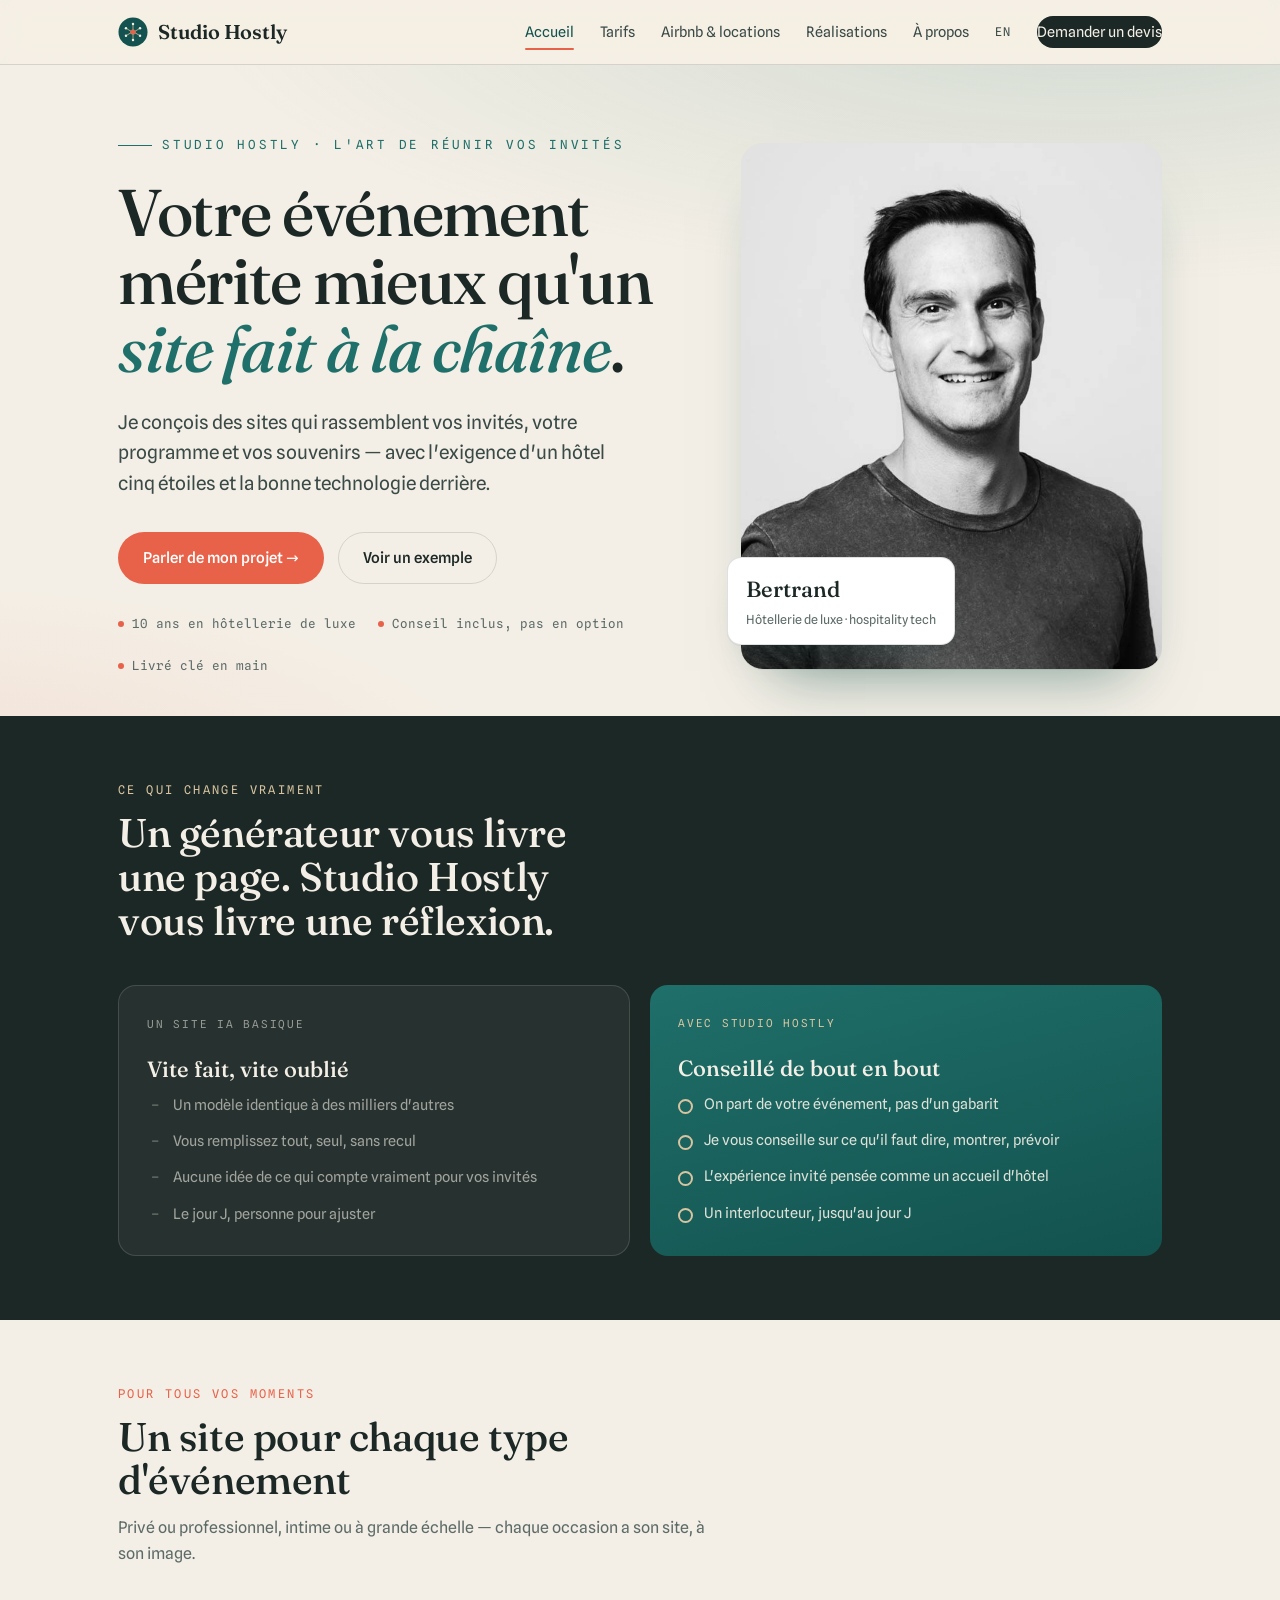
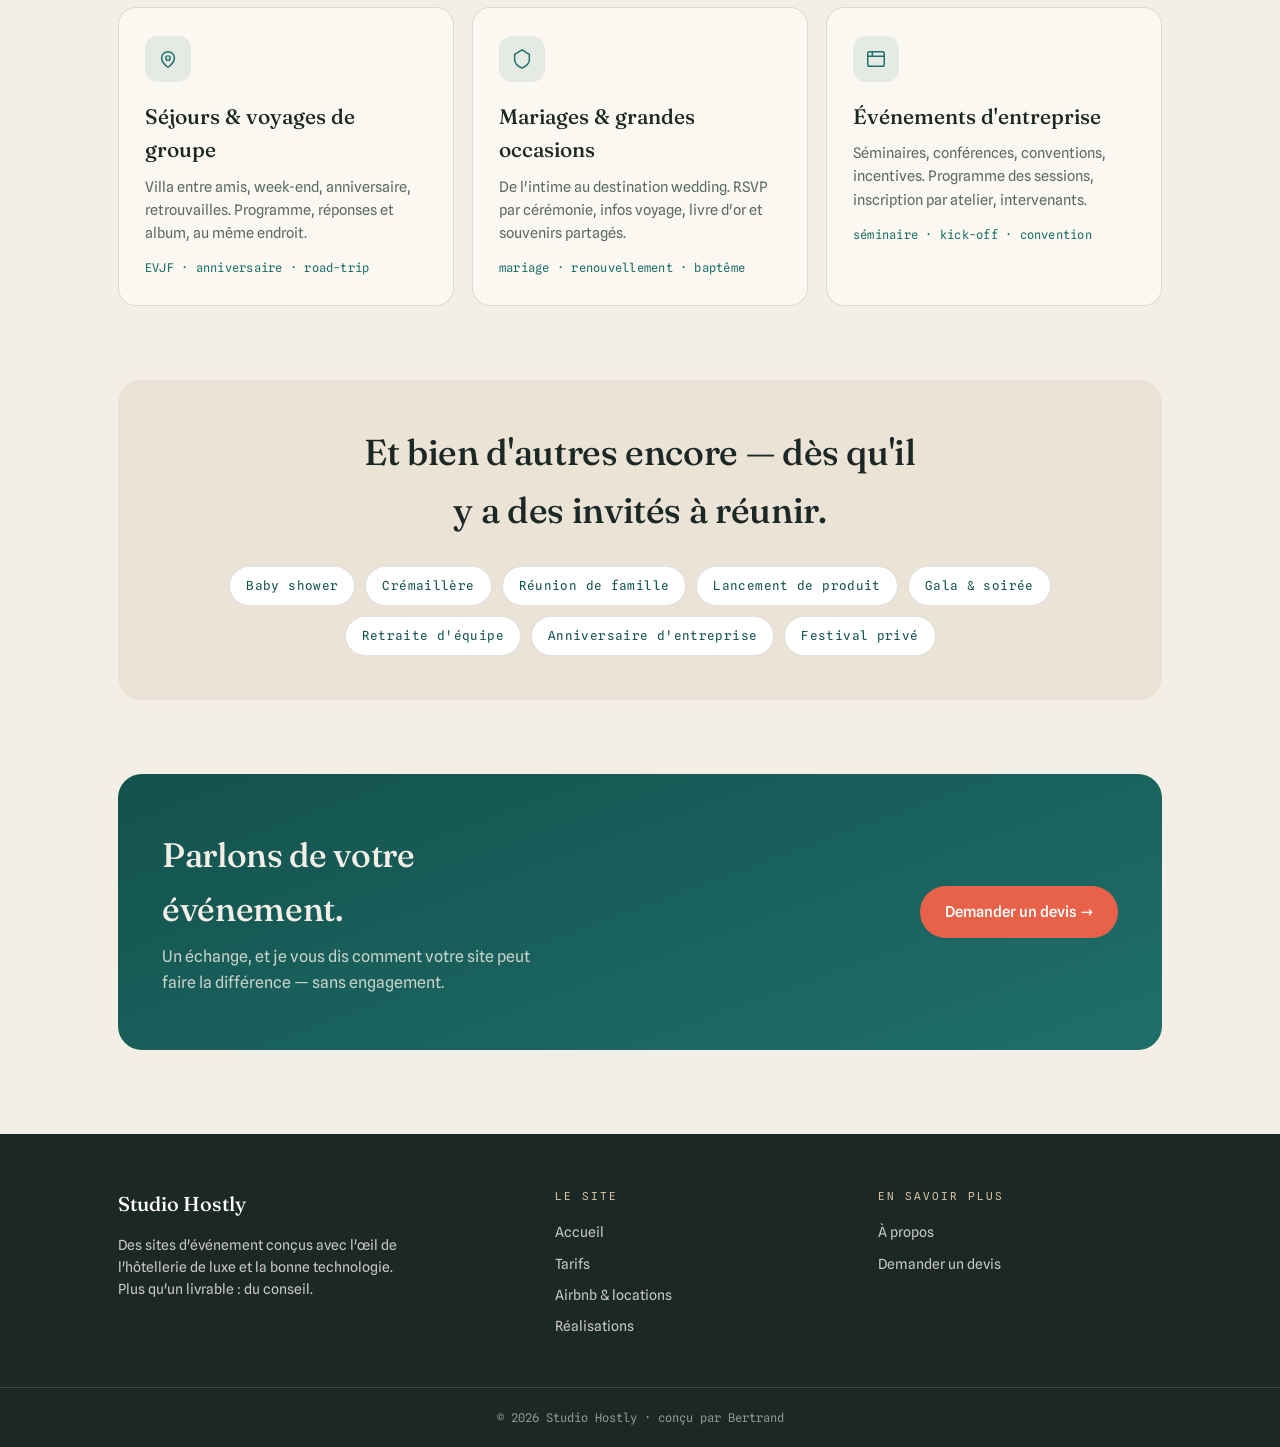
<file: index.html>
<!DOCTYPE html>
<html lang="fr">
<head>
<meta charset="UTF-8">
<meta name="viewport" content="width=device-width, initial-scale=1.0">
<title>Studio Hostly · Sites d'événement pensés comme un hôtel cinq étoiles</title>
<meta name="description" content="Des sites d'événement sur-mesure, conçus par Bertrand — dix ans d'hôtellerie de luxe et d'hospitality tech. Plus qu'un livrable : du conseil.">
<link rel="preconnect" href="https://fonts.googleapis.com">
<link rel="preconnect" href="https://fonts.gstatic.com" crossorigin>
<link href="https://fonts.googleapis.com/css2?family=Fraunces:ital,opsz,wght@0,9..144,400;0,9..144,500;0,9..144,600;1,9..144,400;1,9..144,500&family=Spline+Sans:wght@400;500;600&family=Spline+Sans+Mono:wght@400;500&display=swap" rel="stylesheet">
<link rel="icon" type="image/svg+xml" href="assets/logo.svg">
<link rel="stylesheet" href="assets/style.css">
<style>
  /* ---- Hero ---- */
  .hero{position:relative;overflow:hidden;padding:70px 0 40px}
  .hero::before{
    content:"";position:absolute;inset:0;pointer-events:none;
    background:
      radial-gradient(120% 75% at 85% -10%,rgba(31,111,106,.16),transparent 58%),
      radial-gradient(80% 55% at -5% 110%,rgba(232,98,74,.10),transparent 55%);
  }
  .hero-grid{position:relative;display:grid;grid-template-columns:1.15fr .85fr;gap:54px;align-items:center}
  .eyebrow{
    font-family:'Spline Sans Mono',monospace;font-size:12.5px;letter-spacing:.22em;
    text-transform:uppercase;color:var(--sea);display:flex;align-items:center;gap:10px;margin-bottom:24px;
  }
  .eyebrow::before{content:"";width:34px;height:1px;background:var(--sea)}
  h1{
    font-family:'Fraunces',serif;font-weight:500;
    font-size:clamp(38px,5.6vw,66px);line-height:1.03;letter-spacing:-.02em;
  }
  h1 em{font-style:italic;color:var(--sea)}
  .hero p.lede{margin-top:24px;font-size:clamp(16px,1.7vw,19px);color:#3a4a47;max-width:46ch}
  .hero-cta{margin-top:34px;display:flex;gap:14px;flex-wrap:wrap}
  .hero-meta{
    margin-top:30px;display:flex;gap:22px;flex-wrap:wrap;
    font-family:'Spline Sans Mono',monospace;font-size:12.5px;color:var(--muted);
  }
  .hero-meta span{display:inline-flex;align-items:center;gap:8px}
  .hero-meta span::before{content:"";width:6px;height:6px;border-radius:50%;background:var(--coral)}

  /* ---- Portrait ---- */
  .portrait-card{position:relative}
  .portrait{
    position:relative;border-radius:22px;overflow:hidden;
    box-shadow:var(--shadow-lg);background:var(--paper-2);
    aspect-ratio:4/5;
  }
  .portrait img{width:100%;height:100%;object-fit:cover;display:block}
  /* placeholder shown until a real photo is dropped in */
  .portrait .ph{
    position:absolute;inset:0;display:flex;flex-direction:column;
    align-items:center;justify-content:center;gap:12px;color:var(--sea-deep);
    background:linear-gradient(160deg,#e9e0cf,#d8c4a0);
  }
  .portrait .ph svg{opacity:.55}
  .portrait .ph small{font-family:'Spline Sans Mono',monospace;font-size:11px;letter-spacing:.14em;text-transform:uppercase}
  .sig{
    position:absolute;left:-14px;bottom:24px;
    background:#fff;border:1px solid var(--line);border-radius:14px;
    padding:14px 18px;box-shadow:var(--shadow);max-width:230px;
  }
  .sig .name{font-family:'Fraunces',serif;font-size:22px;font-weight:500}
  .sig .role{font-size:12.5px;color:var(--muted);margin-top:2px}

  /* ---- Manifesto (advisory vs AI) ---- */
  .manifesto{background:var(--ink);color:var(--paper)}
  .manifesto .sec-kicker{color:var(--sand)}
  .manifesto h2{font-family:'Fraunces',serif;font-weight:500;font-size:clamp(26px,3.6vw,40px);line-height:1.1;letter-spacing:-.01em;max-width:20ch}
  .compare{display:grid;grid-template-columns:1fr 1fr;gap:20px;margin-top:42px}
  .col{border-radius:18px;padding:30px 28px}
  .col.basic{background:rgba(244,239,230,.05);border:1px solid rgba(244,239,230,.14)}
  .col.you{background:linear-gradient(165deg,var(--sea),var(--sea-deep))}
  .col h3{font-family:'Fraunces',serif;font-weight:500;font-size:22px;margin-bottom:6px}
  .col .tag{font-family:'Spline Sans Mono',monospace;font-size:11px;letter-spacing:.16em;text-transform:uppercase;margin-bottom:18px;display:block}
  .col.basic .tag{color:rgba(244,239,230,.55)}
  .col.you .tag{color:var(--sand)}
  .col ul{list-style:none;display:flex;flex-direction:column;gap:13px}
  .col li{font-size:14.5px;padding-left:26px;position:relative;color:rgba(244,239,230,.9)}
  .col.basic li{color:rgba(244,239,230,.6)}
  .col.basic li::before{content:"–";position:absolute;left:4px;color:rgba(244,239,230,.4)}
  .col.you li::before{content:"";position:absolute;left:0;top:7px;width:11px;height:11px;border-radius:50%;border:2px solid var(--sand)}

  /* ---- Event types ---- */
  .types-grid{display:grid;grid-template-columns:repeat(3,1fr);gap:18px;margin-top:8px}
  .type{
    background:var(--card);border:1px solid var(--line);border-radius:18px;
    padding:28px 26px;transition:transform .35s cubic-bezier(.2,.8,.2,1),box-shadow .35s;
  }
  .type:hover{transform:translateY(-5px);box-shadow:var(--shadow-lg)}
  .type .ico{
    width:46px;height:46px;border-radius:13px;display:flex;align-items:center;justify-content:center;
    background:rgba(31,111,106,.1);margin-bottom:18px;
  }
  .type h3{font-family:'Fraunces',serif;font-weight:500;font-size:21px;margin-bottom:8px}
  .type p{font-size:14.5px;color:var(--muted)}
  .type .ex{margin-top:14px;font-family:'Spline Sans Mono',monospace;font-size:12px;color:var(--sea);letter-spacing:.02em}

  /* ---- Banner all events ---- */
  .ribbon{
    background:var(--paper-2);border-radius:22px;padding:44px 40px;text-align:center;
  }
  .ribbon h2{font-family:'Fraunces',serif;font-weight:500;font-size:clamp(24px,3.4vw,36px);letter-spacing:-.01em;max-width:24ch;margin:0 auto}
  .pills{display:flex;flex-wrap:wrap;gap:10px;justify-content:center;margin-top:26px}
  .pill{
    font-family:'Spline Sans Mono',monospace;font-size:12.5px;letter-spacing:.03em;
    background:#fff;border:1px solid var(--line);border-radius:100px;padding:9px 16px;color:var(--sea-deep);
  }

  /* ---- CTA strip ---- */
  .cta-strip{
    background:linear-gradient(160deg,var(--sea-deep),var(--sea));color:#f4efe6;
    border-radius:24px;padding:54px 44px;display:flex;align-items:center;justify-content:space-between;gap:30px;flex-wrap:wrap;
  }
  .cta-strip h2{font-family:'Fraunces',serif;font-weight:500;font-size:clamp(24px,3.2vw,34px);max-width:18ch;letter-spacing:-.01em}
  .cta-strip p{color:rgba(244,239,230,.8);margin-top:8px;max-width:40ch}

  @media(max-width:820px){
    .hero-grid{grid-template-columns:1fr;gap:40px}
    .portrait-card{max-width:360px}
    .compare{grid-template-columns:1fr}
    .types-grid{grid-template-columns:1fr}
    .cta-strip{flex-direction:column;align-items:flex-start}
  }
</style>
</head>
<body>

<!-- NAV -->
<nav class="nav">
  <div class="nav-inner">
    <a href="index.html" class="brand"><svg class="mark" viewBox="0 0 64 64" fill="none" xmlns="http://www.w3.org/2000/svg" aria-label="Studio Hostly"><circle cx="32" cy="32" r="31" fill="#13524e"/><circle cx="32" cy="32" r="5.5" fill="#e8624a"/><circle cx="32" cy="15" r="2.6" fill="#f4efe6"/><circle cx="47" cy="24" r="2.6" fill="#f4efe6"/><circle cx="47" cy="40" r="2.6" fill="#f4efe6"/><circle cx="32" cy="49" r="2.6" fill="#f4efe6"/><circle cx="17" cy="40" r="2.6" fill="#f4efe6"/><circle cx="17" cy="24" r="2.6" fill="#f4efe6"/><path d="M32 18 L32 27 M44.5 25.5 L37 30 M44.5 38.5 L37 34 M32 46 L32 37 M19.5 38.5 L27 34 M19.5 25.5 L27 30" stroke="#d8c4a0" stroke-width="1.6" stroke-linecap="round"/></svg>Studio Hostly</a>
    <button class="burger" aria-label="Menu"><span></span><span></span><span></span></button>
    <div class="nav-links">
      <a href="index.html" class="active">Accueil</a>
      <a href="tarifs.html">Tarifs</a>
      <a href="airbnb.html">Airbnb &amp; locations</a>
      <a href="realisations.html">Réalisations</a>
      <a href="a-propos.html">À propos</a>
      <a href="en/index.html" class="lang-switch" style="font-family:'Spline Sans Mono',monospace;font-size:12px;letter-spacing:.08em">EN</a><a href="contact.html" class="nav-cta">Demander un devis</a>
    </div>
  </div>
</nav>

<!-- HERO -->
<header class="hero">
  <div class="wrap hero-grid">
    <div>
      <div class="eyebrow">Studio Hostly · l'art de réunir vos invités</div>
      <h1>Votre événement mérite mieux qu'un <em>site fait à la chaîne</em>.</h1>
      <p class="lede">Je conçois des sites qui rassemblent vos invités, votre programme et vos souvenirs — avec l'exigence d'un hôtel cinq étoiles et la bonne technologie derrière.</p>
      <div class="hero-cta">
        <a href="contact.html" class="btn btn-primary">Parler de mon projet →</a>
        <a href="realisations.html" class="btn btn-ghost">Voir un exemple</a>
      </div>
      <div class="hero-meta">
        <span>10 ans en hôtellerie de luxe</span>
        <span>Conseil inclus, pas en option</span>
        <span>Livré clé en main</span>
      </div>
    </div>

    <div class="portrait-card">
      <div class="portrait">
        <img src="bertrand.jpg" alt="Bertrand, fondateur de Studio Hostly">
      </div>
      <div class="sig">
        <div class="name">Bertrand</div>
        <div class="role">Hôtellerie de luxe · hospitality tech</div>
      </div>
    </div>
  </div>
</header>

<!-- MANIFESTO : advisory vs basic AI -->
<section class="manifesto">
  <div class="wrap">
    <div class="reveal">
      <div class="sec-kicker">Ce qui change vraiment</div>
      <h2>Un générateur vous livre une page. Studio Hostly vous livre une réflexion.</h2>
    </div>
    <div class="compare reveal">
      <div class="col basic">
        <span class="tag">Un site IA basique</span>
        <h3>Vite fait, vite oublié</h3>
        <ul>
          <li>Un modèle identique à des milliers d'autres</li>
          <li>Vous remplissez tout, seul, sans recul</li>
          <li>Aucune idée de ce qui compte vraiment pour vos invités</li>
          <li>Le jour J, personne pour ajuster</li>
        </ul>
      </div>
      <div class="col you">
        <span class="tag">Avec Studio Hostly</span>
        <h3>Conseillé de bout en bout</h3>
        <ul>
          <li>On part de votre événement, pas d'un gabarit</li>
          <li>Je vous conseille sur ce qu'il faut dire, montrer, prévoir</li>
          <li>L'expérience invité pensée comme un accueil d'hôtel</li>
          <li>Un interlocuteur, jusqu'au jour J</li>
        </ul>
      </div>
    </div>
  </div>
</section>

<!-- EVENT TYPES -->
<section>
  <div class="wrap">
    <div class="sec-head reveal">
      <div class="sec-kicker">Pour tous vos moments</div>
      <div class="sec-title">Un site pour chaque type d'événement</div>
      <p>Privé ou professionnel, intime ou à grande échelle — chaque occasion a son site, à son image.</p>
    </div>
    <div class="types-grid">
      <div class="type reveal">
        <div class="ico"><svg width="22" height="22" viewBox="0 0 24 24" fill="none" stroke="#1f6f6a" stroke-width="1.6"><path d="M12 21s-7-4.6-7-10a7 7 0 0 1 14 0c0 5.4-7 10-7 10z"/><circle cx="12" cy="11" r="2.4"/></svg></div>
        <h3>Séjours &amp; voyages de groupe</h3>
        <p>Villa entre amis, week-end, anniversaire, retrouvailles. Programme, réponses et album, au même endroit.</p>
        <div class="ex">EVJF · anniversaire · road-trip</div>
      </div>
      <div class="type reveal">
        <div class="ico"><svg width="22" height="22" viewBox="0 0 24 24" fill="none" stroke="#1f6f6a" stroke-width="1.6"><path d="M12 2 4 7v6c0 5 8 9 8 9s8-4 8-9V7z"/></svg></div>
        <h3>Mariages &amp; grandes occasions</h3>
        <p>De l'intime au destination wedding. RSVP par cérémonie, infos voyage, livre d'or et souvenirs partagés.</p>
        <div class="ex">mariage · renouvellement · baptême</div>
      </div>
      <div class="type reveal">
        <div class="ico"><svg width="22" height="22" viewBox="0 0 24 24" fill="none" stroke="#1f6f6a" stroke-width="1.6"><rect x="3" y="4" width="18" height="16" rx="2"/><path d="M3 9h18M8 4v5"/></svg></div>
        <h3>Événements d'entreprise</h3>
        <p>Séminaires, conférences, conventions, incentives. Programme des sessions, inscription par atelier, intervenants.</p>
        <div class="ex">séminaire · kick-off · convention</div>
      </div>
    </div>
  </div>
</section>

<!-- RIBBON : all events -->
<section style="padding-top:10px">
  <div class="wrap">
    <div class="ribbon reveal">
      <h2>Et bien d'autres encore — dès qu'il y a des invités à réunir.</h2>
      <div class="pills">
        <span class="pill">Baby shower</span>
        <span class="pill">Crémaillère</span>
        <span class="pill">Réunion de famille</span>
        <span class="pill">Lancement de produit</span>
        <span class="pill">Gala &amp; soirée</span>
        <span class="pill">Retraite d'équipe</span>
        <span class="pill">Anniversaire d'entreprise</span>
        <span class="pill">Festival privé</span>
      </div>
    </div>
  </div>
</section>

<!-- CTA -->
<section style="padding-top:10px">
  <div class="wrap">
    <div class="cta-strip reveal">
      <div>
        <h2>Parlons de votre événement.</h2>
        <p>Un échange, et je vous dis comment votre site peut faire la différence — sans engagement.</p>
      </div>
      <a href="contact.html" class="btn btn-primary">Demander un devis →</a>
    </div>
  </div>
</section>

<!-- FOOTER -->
<footer class="foot">
  <div class="foot-inner">
    <div>
      <h5>Studio Hostly</h5>
      <p>Des sites d'événement conçus avec l'œil de l'hôtellerie de luxe et la bonne technologie. Plus qu'un livrable : du conseil.</p>
    </div>
    <div>
      <div class="foot-label">Le site</div>
      <a href="index.html">Accueil</a>
      <a href="tarifs.html">Tarifs</a>
      <a href="airbnb.html">Airbnb &amp; locations</a>
      <a href="realisations.html">Réalisations</a>
    </div>
    <div>
      <div class="foot-label">En savoir plus</div>
      <a href="a-propos.html">À propos</a>
      <a href="contact.html">Demander un devis</a>
    </div>
  </div>
  <div class="foot-bottom">© 2026 Studio Hostly · conçu par Bertrand</div>
</footer>

<script src="assets/app.js"></script>
</body>
</html>
</file>
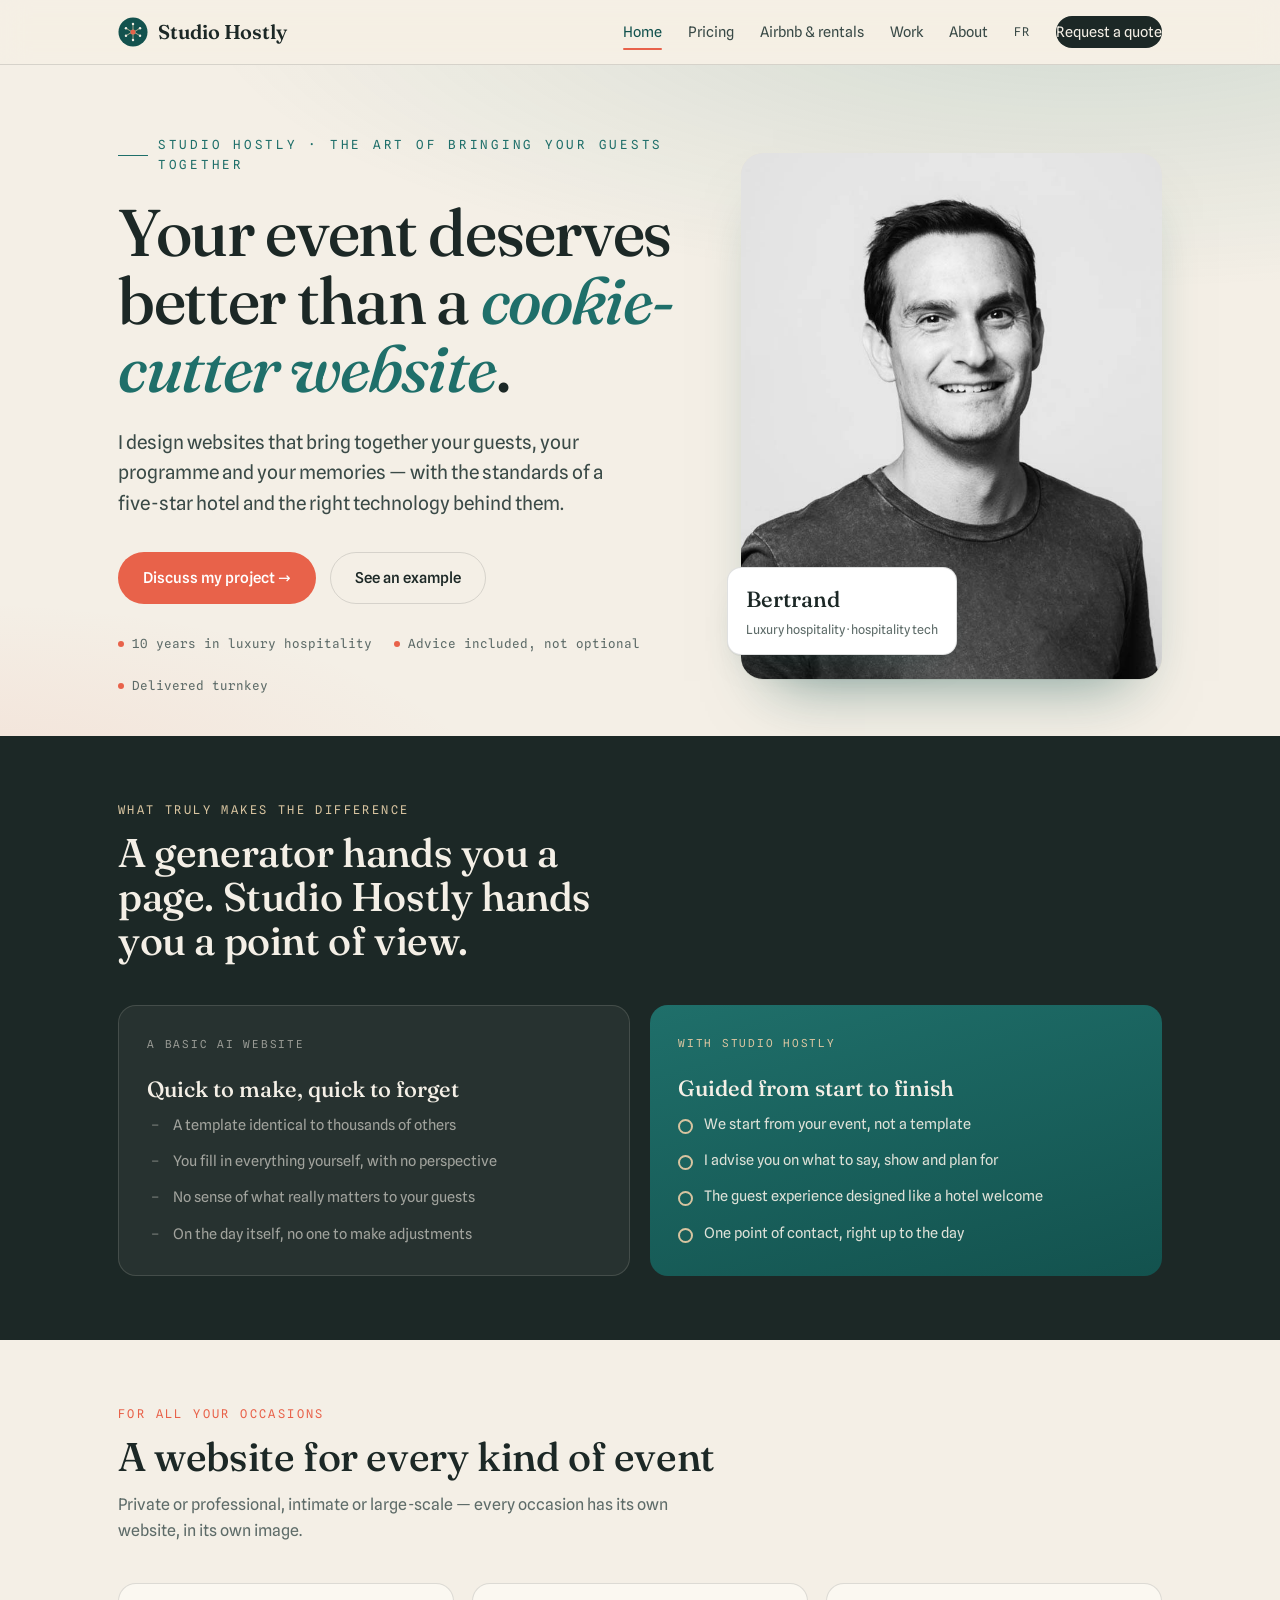
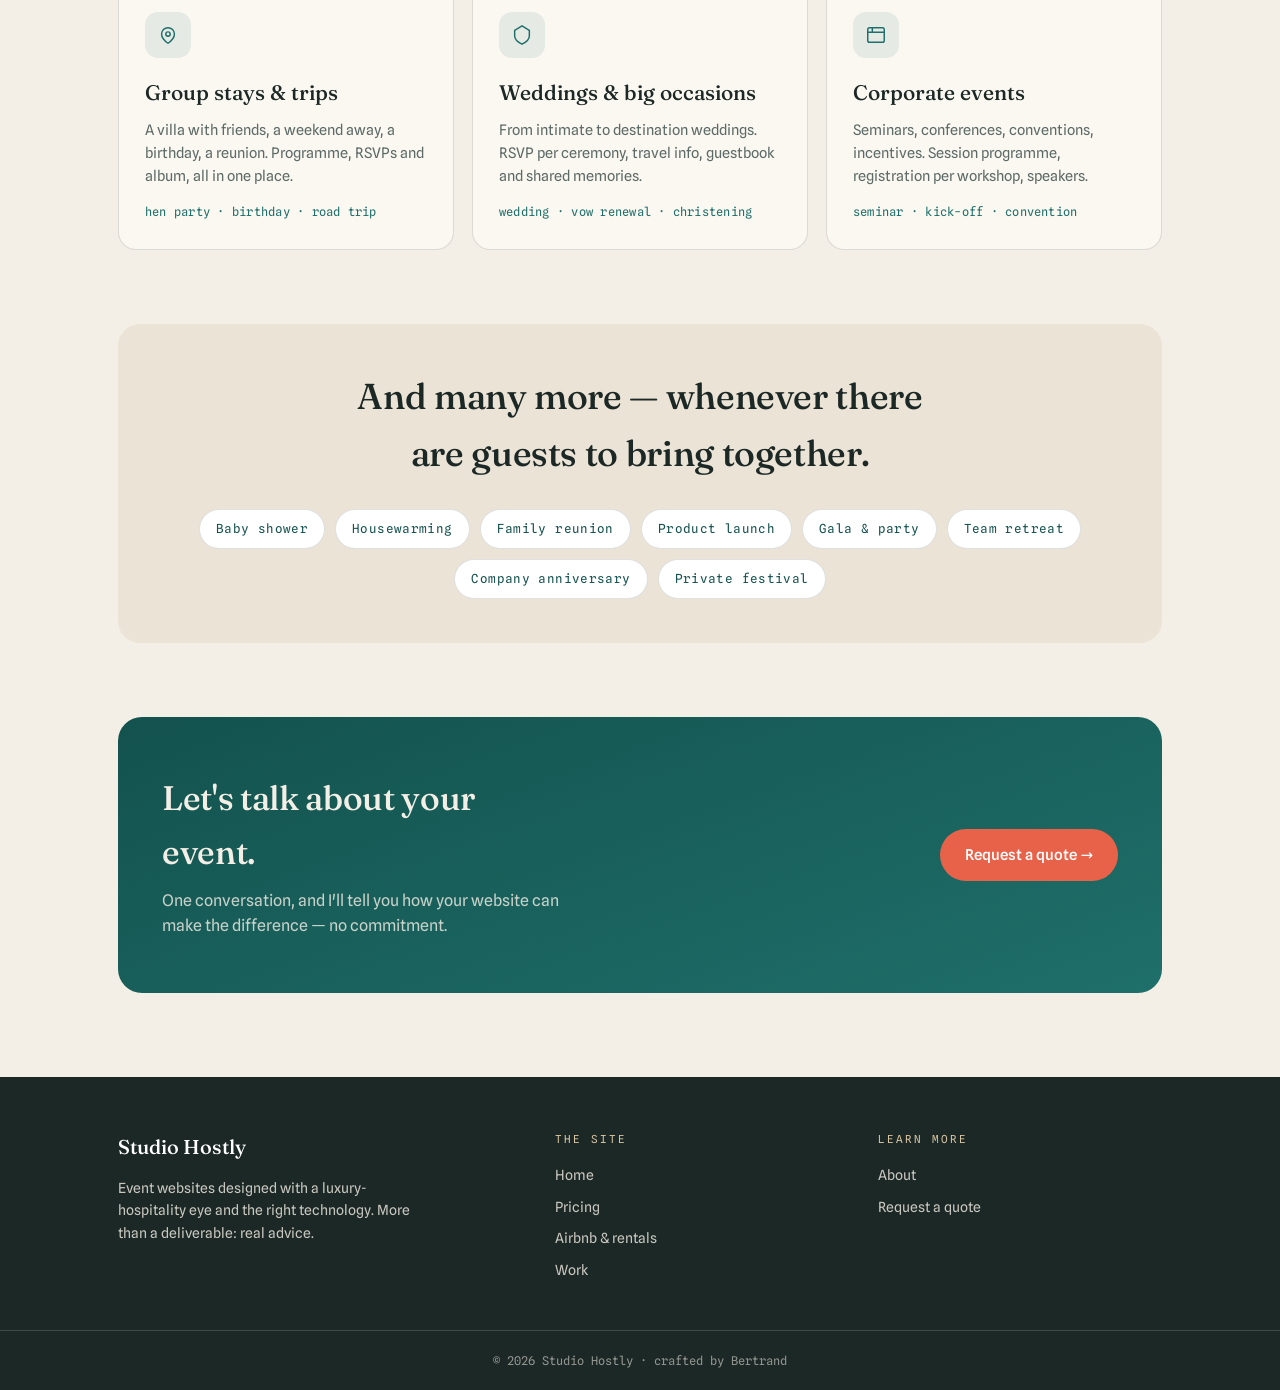
<file: en/index.html>
<!DOCTYPE html>
<html lang="en">
<head>
<meta charset="UTF-8">
<meta name="viewport" content="width=device-width, initial-scale=1.0">
<title>Studio Hostly · Event websites designed like a five-star hotel</title>
<meta name="description" content="Bespoke event websites, created by Bertrand — ten years of luxury hospitality and hospitality tech. More than a deliverable: real advice.">
<link rel="preconnect" href="https://fonts.googleapis.com">
<link rel="preconnect" href="https://fonts.gstatic.com" crossorigin>
<link href="https://fonts.googleapis.com/css2?family=Fraunces:ital,opsz,wght@0,9..144,400;0,9..144,500;0,9..144,600;1,9..144,400;1,9..144,500&family=Spline+Sans:wght@400;500;600&family=Spline+Sans+Mono:wght@400;500&display=swap" rel="stylesheet">
<link rel="icon" type="image/svg+xml" href="../assets/logo.svg">
<link rel="stylesheet" href="../assets/style.css">
<style>
  /* ---- Hero ---- */
  .hero{position:relative;overflow:hidden;padding:70px 0 40px}
  .hero::before{
    content:"";position:absolute;inset:0;pointer-events:none;
    background:
      radial-gradient(120% 75% at 85% -10%,rgba(31,111,106,.16),transparent 58%),
      radial-gradient(80% 55% at -5% 110%,rgba(232,98,74,.10),transparent 55%);
  }
  .hero-grid{position:relative;display:grid;grid-template-columns:1.15fr .85fr;gap:54px;align-items:center}
  .eyebrow{
    font-family:'Spline Sans Mono',monospace;font-size:12.5px;letter-spacing:.22em;
    text-transform:uppercase;color:var(--sea);display:flex;align-items:center;gap:10px;margin-bottom:24px;
  }
  .eyebrow::before{content:"";width:34px;height:1px;background:var(--sea)}
  h1{
    font-family:'Fraunces',serif;font-weight:500;
    font-size:clamp(38px,5.6vw,66px);line-height:1.03;letter-spacing:-.02em;
  }
  h1 em{font-style:italic;color:var(--sea)}
  .hero p.lede{margin-top:24px;font-size:clamp(16px,1.7vw,19px);color:#3a4a47;max-width:46ch}
  .hero-cta{margin-top:34px;display:flex;gap:14px;flex-wrap:wrap}
  .hero-meta{
    margin-top:30px;display:flex;gap:22px;flex-wrap:wrap;
    font-family:'Spline Sans Mono',monospace;font-size:12.5px;color:var(--muted);
  }
  .hero-meta span{display:inline-flex;align-items:center;gap:8px}
  .hero-meta span::before{content:"";width:6px;height:6px;border-radius:50%;background:var(--coral)}

  /* ---- Portrait ---- */
  .portrait-card{position:relative}
  .portrait{
    position:relative;border-radius:22px;overflow:hidden;
    box-shadow:var(--shadow-lg);background:var(--paper-2);
    aspect-ratio:4/5;
  }
  .portrait img{width:100%;height:100%;object-fit:cover;display:block}
  /* placeholder shown until a real photo is dropped in */
  .portrait .ph{
    position:absolute;inset:0;display:flex;flex-direction:column;
    align-items:center;justify-content:center;gap:12px;color:var(--sea-deep);
    background:linear-gradient(160deg,#e9e0cf,#d8c4a0);
  }
  .portrait .ph svg{opacity:.55}
  .portrait .ph small{font-family:'Spline Sans Mono',monospace;font-size:11px;letter-spacing:.14em;text-transform:uppercase}
  .sig{
    position:absolute;left:-14px;bottom:24px;
    background:#fff;border:1px solid var(--line);border-radius:14px;
    padding:14px 18px;box-shadow:var(--shadow);max-width:230px;
  }
  .sig .name{font-family:'Fraunces',serif;font-size:22px;font-weight:500}
  .sig .role{font-size:12.5px;color:var(--muted);margin-top:2px}

  /* ---- Manifesto (advisory vs AI) ---- */
  .manifesto{background:var(--ink);color:var(--paper)}
  .manifesto .sec-kicker{color:var(--sand)}
  .manifesto h2{font-family:'Fraunces',serif;font-weight:500;font-size:clamp(26px,3.6vw,40px);line-height:1.1;letter-spacing:-.01em;max-width:20ch}
  .compare{display:grid;grid-template-columns:1fr 1fr;gap:20px;margin-top:42px}
  .col{border-radius:18px;padding:30px 28px}
  .col.basic{background:rgba(244,239,230,.05);border:1px solid rgba(244,239,230,.14)}
  .col.you{background:linear-gradient(165deg,var(--sea),var(--sea-deep))}
  .col h3{font-family:'Fraunces',serif;font-weight:500;font-size:22px;margin-bottom:6px}
  .col .tag{font-family:'Spline Sans Mono',monospace;font-size:11px;letter-spacing:.16em;text-transform:uppercase;margin-bottom:18px;display:block}
  .col.basic .tag{color:rgba(244,239,230,.55)}
  .col.you .tag{color:var(--sand)}
  .col ul{list-style:none;display:flex;flex-direction:column;gap:13px}
  .col li{font-size:14.5px;padding-left:26px;position:relative;color:rgba(244,239,230,.9)}
  .col.basic li{color:rgba(244,239,230,.6)}
  .col.basic li::before{content:"–";position:absolute;left:4px;color:rgba(244,239,230,.4)}
  .col.you li::before{content:"";position:absolute;left:0;top:7px;width:11px;height:11px;border-radius:50%;border:2px solid var(--sand)}

  /* ---- Event types ---- */
  .types-grid{display:grid;grid-template-columns:repeat(3,1fr);gap:18px;margin-top:8px}
  .type{
    background:var(--card);border:1px solid var(--line);border-radius:18px;
    padding:28px 26px;transition:transform .35s cubic-bezier(.2,.8,.2,1),box-shadow .35s;
  }
  .type:hover{transform:translateY(-5px);box-shadow:var(--shadow-lg)}
  .type .ico{
    width:46px;height:46px;border-radius:13px;display:flex;align-items:center;justify-content:center;
    background:rgba(31,111,106,.1);margin-bottom:18px;
  }
  .type h3{font-family:'Fraunces',serif;font-weight:500;font-size:21px;margin-bottom:8px}
  .type p{font-size:14.5px;color:var(--muted)}
  .type .ex{margin-top:14px;font-family:'Spline Sans Mono',monospace;font-size:12px;color:var(--sea);letter-spacing:.02em}

  /* ---- Banner all events ---- */
  .ribbon{
    background:var(--paper-2);border-radius:22px;padding:44px 40px;text-align:center;
  }
  .ribbon h2{font-family:'Fraunces',serif;font-weight:500;font-size:clamp(24px,3.4vw,36px);letter-spacing:-.01em;max-width:24ch;margin:0 auto}
  .pills{display:flex;flex-wrap:wrap;gap:10px;justify-content:center;margin-top:26px}
  .pill{
    font-family:'Spline Sans Mono',monospace;font-size:12.5px;letter-spacing:.03em;
    background:#fff;border:1px solid var(--line);border-radius:100px;padding:9px 16px;color:var(--sea-deep);
  }

  /* ---- CTA strip ---- */
  .cta-strip{
    background:linear-gradient(160deg,var(--sea-deep),var(--sea));color:#f4efe6;
    border-radius:24px;padding:54px 44px;display:flex;align-items:center;justify-content:space-between;gap:30px;flex-wrap:wrap;
  }
  .cta-strip h2{font-family:'Fraunces',serif;font-weight:500;font-size:clamp(24px,3.2vw,34px);max-width:18ch;letter-spacing:-.01em}
  .cta-strip p{color:rgba(244,239,230,.8);margin-top:8px;max-width:40ch}

  @media(max-width:820px){
    .hero-grid{grid-template-columns:1fr;gap:40px}
    .portrait-card{max-width:360px}
    .compare{grid-template-columns:1fr}
    .types-grid{grid-template-columns:1fr}
    .cta-strip{flex-direction:column;align-items:flex-start}
  }
</style>
</head>
<body>

<!-- NAV -->
<nav class="nav">
  <div class="nav-inner">
    <a href="index.html" class="brand"><svg class="mark" viewBox="0 0 64 64" fill="none" xmlns="http://www.w3.org/2000/svg" aria-label="Studio Hostly"><circle cx="32" cy="32" r="31" fill="#13524e"/><circle cx="32" cy="32" r="5.5" fill="#e8624a"/><circle cx="32" cy="15" r="2.6" fill="#f4efe6"/><circle cx="47" cy="24" r="2.6" fill="#f4efe6"/><circle cx="47" cy="40" r="2.6" fill="#f4efe6"/><circle cx="32" cy="49" r="2.6" fill="#f4efe6"/><circle cx="17" cy="40" r="2.6" fill="#f4efe6"/><circle cx="17" cy="24" r="2.6" fill="#f4efe6"/><path d="M32 18 L32 27 M44.5 25.5 L37 30 M44.5 38.5 L37 34 M32 46 L32 37 M19.5 38.5 L27 34 M19.5 25.5 L27 30" stroke="#d8c4a0" stroke-width="1.6" stroke-linecap="round"/></svg>Studio Hostly</a>
    <button class="burger" aria-label="Menu"><span></span><span></span><span></span></button>
    <div class="nav-links">
      <a href="index.html" class="active">Home</a>
      <a href="tarifs.html">Pricing</a>
      <a href="airbnb.html">Airbnb &amp; rentals</a>
      <a href="realisations.html">Work</a>
      <a href="a-propos.html">About</a>
      <a href="../index.html" class="lang-switch" style="font-family:'Spline Sans Mono',monospace;font-size:12px;letter-spacing:.08em">FR</a>
      <a href="contact.html" class="nav-cta">Request a quote</a>
    </div>
  </div>
</nav>

<!-- HERO -->
<header class="hero">
  <div class="wrap hero-grid">
    <div>
      <div class="eyebrow">Studio Hostly · the art of bringing your guests together</div>
      <h1>Your event deserves better than a <em>cookie-cutter website</em>.</h1>
      <p class="lede">I design websites that bring together your guests, your programme and your memories — with the standards of a five-star hotel and the right technology behind them.</p>
      <div class="hero-cta">
        <a href="contact.html" class="btn btn-primary">Discuss my project →</a>
        <a href="realisations.html" class="btn btn-ghost">See an example</a>
      </div>
      <div class="hero-meta">
        <span>10 years in luxury hospitality</span>
        <span>Advice included, not optional</span>
        <span>Delivered turnkey</span>
      </div>
    </div>

    <div class="portrait-card">
      <div class="portrait">
        <img src="../bertrand.jpg" alt="Bertrand, founder of Studio Hostly">
      </div>
      <div class="sig">
        <div class="name">Bertrand</div>
        <div class="role">Luxury hospitality · hospitality tech</div>
      </div>
    </div>
  </div>
</header>

<!-- MANIFESTO : advisory vs basic AI -->
<section class="manifesto">
  <div class="wrap">
    <div class="reveal">
      <div class="sec-kicker">What truly makes the difference</div>
      <h2>A generator hands you a page. Studio Hostly hands you a point of view.</h2>
    </div>
    <div class="compare reveal">
      <div class="col basic">
        <span class="tag">A basic AI website</span>
        <h3>Quick to make, quick to forget</h3>
        <ul>
          <li>A template identical to thousands of others</li>
          <li>You fill in everything yourself, with no perspective</li>
          <li>No sense of what really matters to your guests</li>
          <li>On the day itself, no one to make adjustments</li>
        </ul>
      </div>
      <div class="col you">
        <span class="tag">With Studio Hostly</span>
        <h3>Guided from start to finish</h3>
        <ul>
          <li>We start from your event, not a template</li>
          <li>I advise you on what to say, show and plan for</li>
          <li>The guest experience designed like a hotel welcome</li>
          <li>One point of contact, right up to the day</li>
        </ul>
      </div>
    </div>
  </div>
</section>

<!-- EVENT TYPES -->
<section>
  <div class="wrap">
    <div class="sec-head reveal">
      <div class="sec-kicker">For all your occasions</div>
      <div class="sec-title">A website for every kind of event</div>
      <p>Private or professional, intimate or large-scale — every occasion has its own website, in its own image.</p>
    </div>
    <div class="types-grid">
      <div class="type reveal">
        <div class="ico"><svg width="22" height="22" viewBox="0 0 24 24" fill="none" stroke="#1f6f6a" stroke-width="1.6"><path d="M12 21s-7-4.6-7-10a7 7 0 0 1 14 0c0 5.4-7 10-7 10z"/><circle cx="12" cy="11" r="2.4"/></svg></div>
        <h3>Group stays &amp; trips</h3>
        <p>A villa with friends, a weekend away, a birthday, a reunion. Programme, RSVPs and album, all in one place.</p>
        <div class="ex">hen party · birthday · road trip</div>
      </div>
      <div class="type reveal">
        <div class="ico"><svg width="22" height="22" viewBox="0 0 24 24" fill="none" stroke="#1f6f6a" stroke-width="1.6"><path d="M12 2 4 7v6c0 5 8 9 8 9s8-4 8-9V7z"/></svg></div>
        <h3>Weddings &amp; big occasions</h3>
        <p>From intimate to destination weddings. RSVP per ceremony, travel info, guestbook and shared memories.</p>
        <div class="ex">wedding · vow renewal · christening</div>
      </div>
      <div class="type reveal">
        <div class="ico"><svg width="22" height="22" viewBox="0 0 24 24" fill="none" stroke="#1f6f6a" stroke-width="1.6"><rect x="3" y="4" width="18" height="16" rx="2"/><path d="M3 9h18M8 4v5"/></svg></div>
        <h3>Corporate events</h3>
        <p>Seminars, conferences, conventions, incentives. Session programme, registration per workshop, speakers.</p>
        <div class="ex">seminar · kick-off · convention</div>
      </div>
    </div>
  </div>
</section>

<!-- RIBBON : all events -->
<section style="padding-top:10px">
  <div class="wrap">
    <div class="ribbon reveal">
      <h2>And many more — whenever there are guests to bring together.</h2>
      <div class="pills">
        <span class="pill">Baby shower</span>
        <span class="pill">Housewarming</span>
        <span class="pill">Family reunion</span>
        <span class="pill">Product launch</span>
        <span class="pill">Gala &amp; party</span>
        <span class="pill">Team retreat</span>
        <span class="pill">Company anniversary</span>
        <span class="pill">Private festival</span>
      </div>
    </div>
  </div>
</section>

<!-- CTA -->
<section style="padding-top:10px">
  <div class="wrap">
    <div class="cta-strip reveal">
      <div>
        <h2>Let's talk about your event.</h2>
        <p>One conversation, and I'll tell you how your website can make the difference — no commitment.</p>
      </div>
      <a href="contact.html" class="btn btn-primary">Request a quote →</a>
    </div>
  </div>
</section>

<!-- FOOTER -->
<footer class="foot">
  <div class="foot-inner">
    <div>
      <h5>Studio Hostly</h5>
      <p>Event websites designed with a luxury-hospitality eye and the right technology. More than a deliverable: real advice.</p>
    </div>
    <div>
      <div class="foot-label">The site</div>
      <a href="index.html">Home</a>
      <a href="tarifs.html">Pricing</a>
      <a href="airbnb.html">Airbnb &amp; rentals</a>
      <a href="realisations.html">Work</a>
    </div>
    <div>
      <div class="foot-label">Learn more</div>
      <a href="a-propos.html">About</a>
      <a href="contact.html">Request a quote</a>
    </div>
  </div>
  <div class="foot-bottom">© 2026 Studio Hostly · crafted by Bertrand</div>
</footer>

<script src="../assets/app.js"></script>
</body>
</html>
</file>
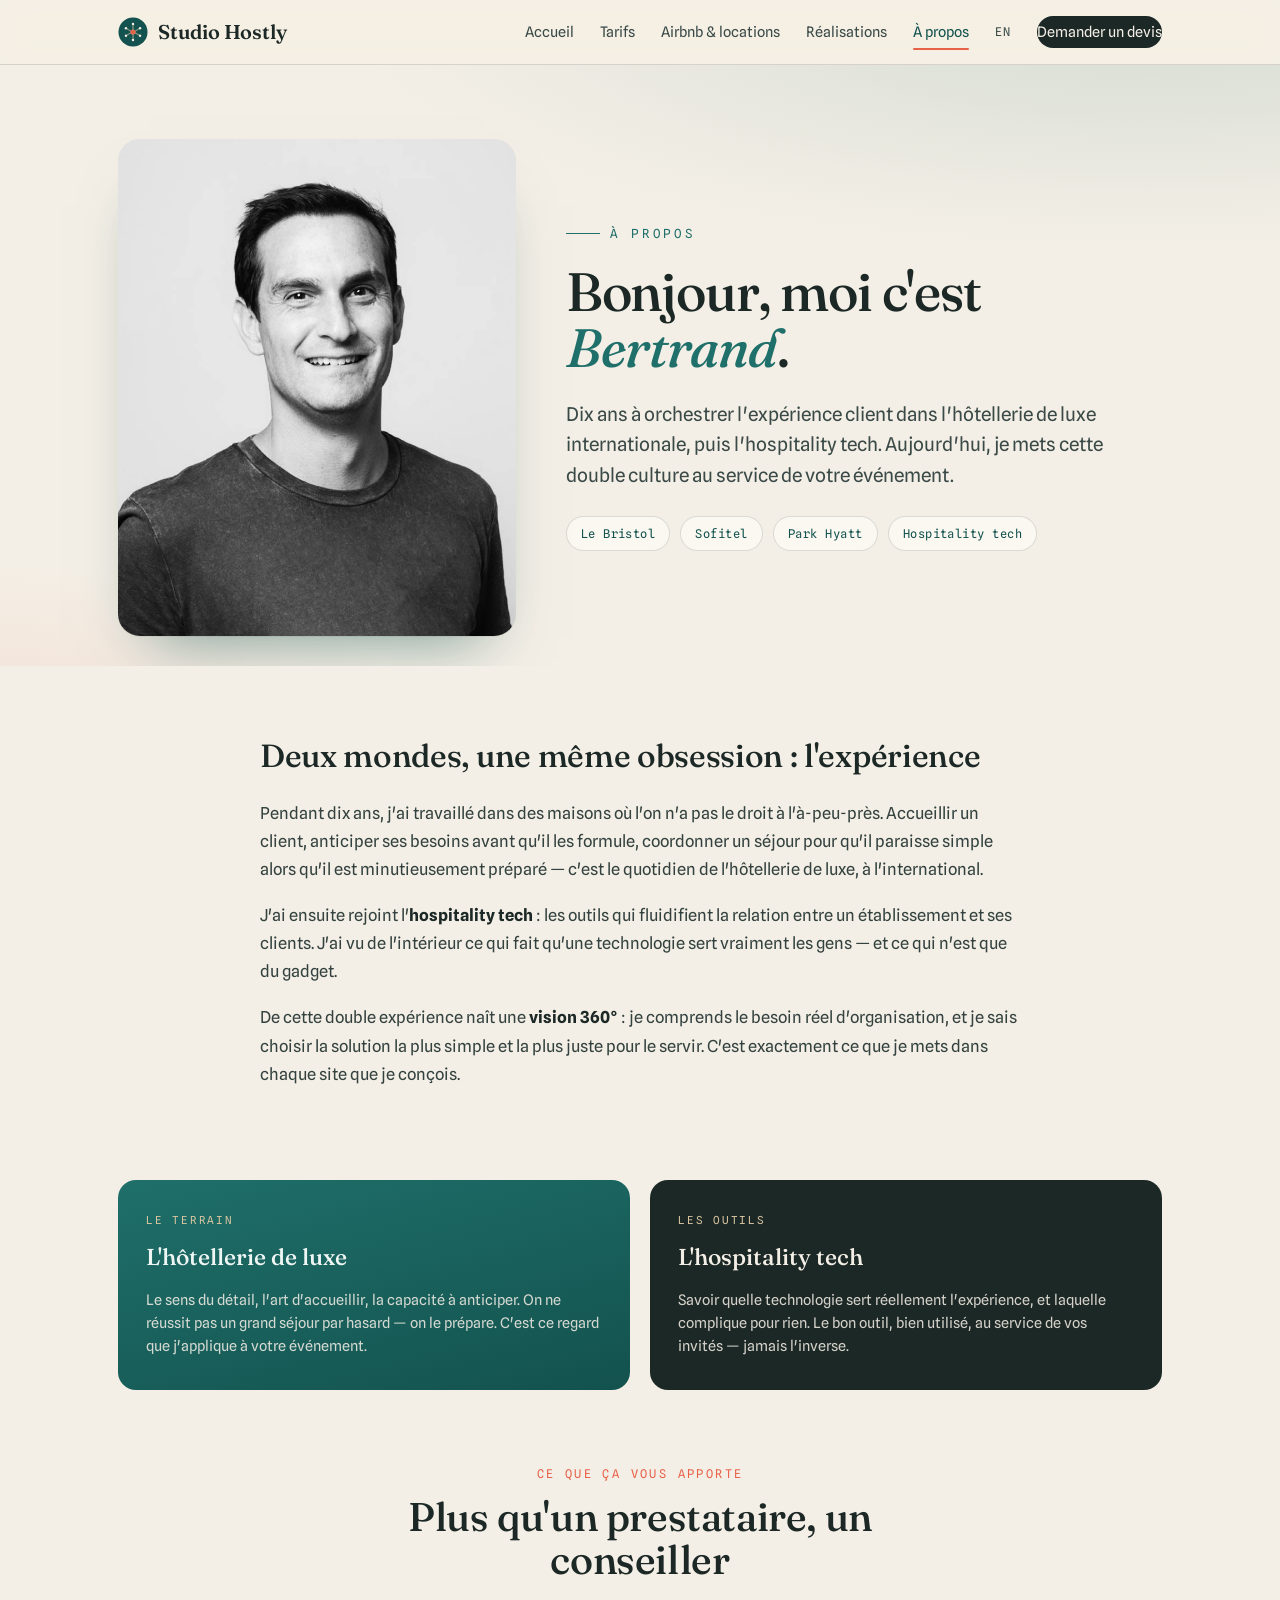
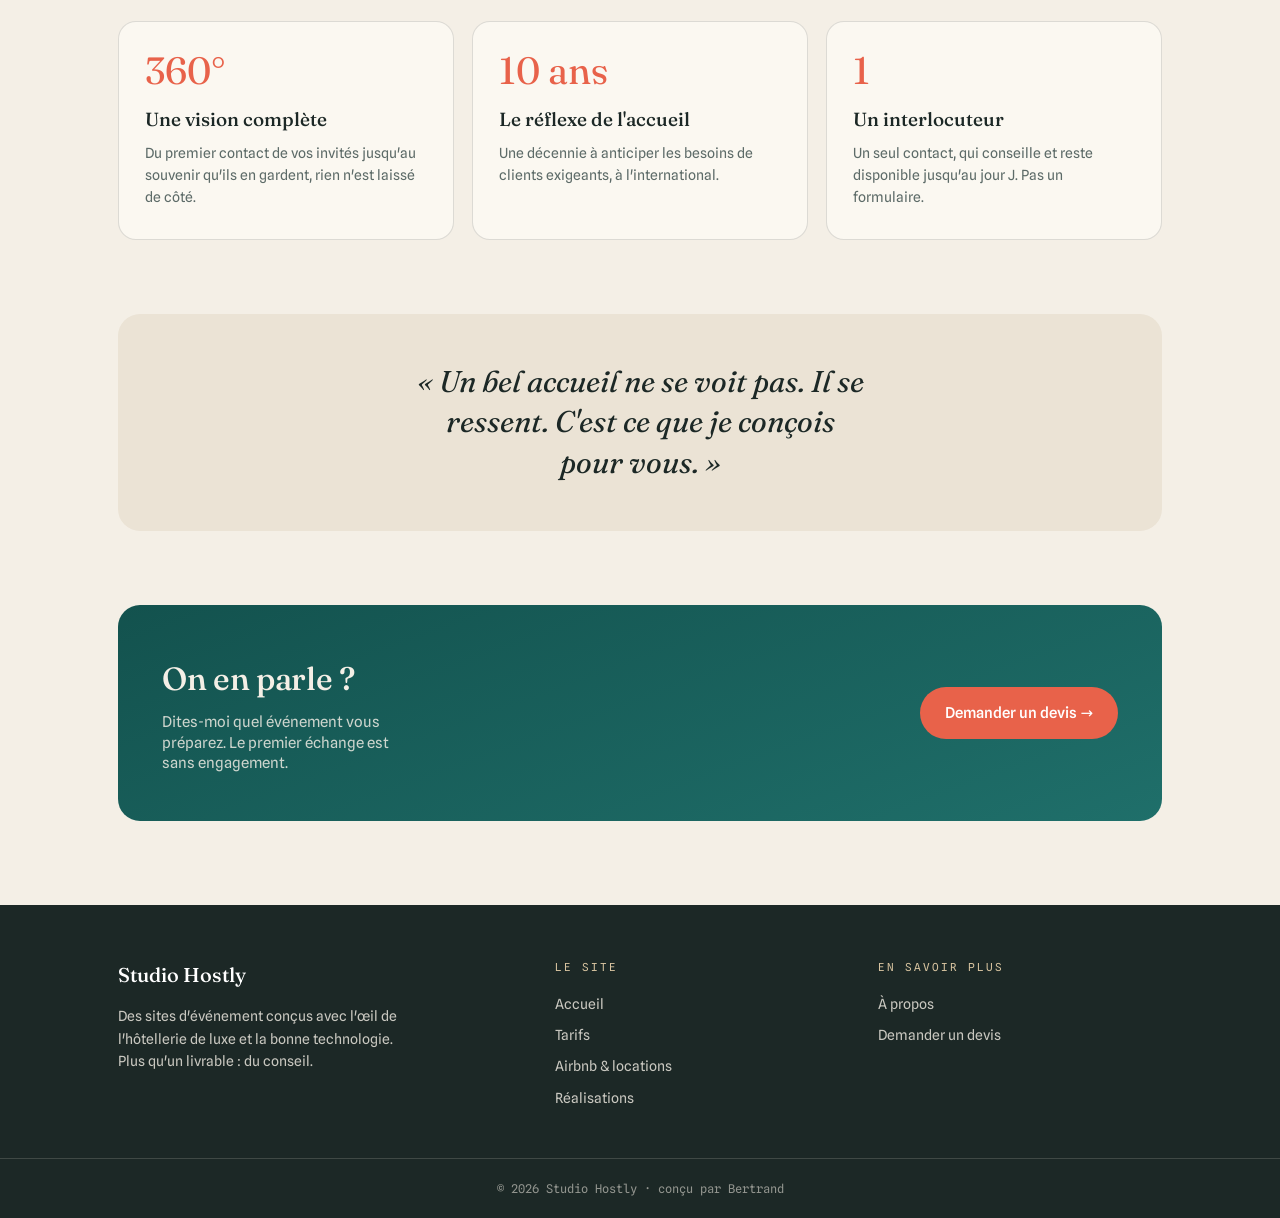
<file: a-propos.html>
<!DOCTYPE html>
<html lang="fr">
<head>
<meta charset="UTF-8">
<meta name="viewport" content="width=device-width, initial-scale=1.0">
<title>À propos · Bertrand — Studio Hostly</title>
<meta name="description" content="Dix ans d'hôtellerie de luxe à l'international et l'hospitality tech : une vision 360 du besoin réel d'organisation et de la bonne technologie.">
<link rel="preconnect" href="https://fonts.googleapis.com">
<link rel="preconnect" href="https://fonts.gstatic.com" crossorigin>
<link href="https://fonts.googleapis.com/css2?family=Fraunces:ital,opsz,wght@0,9..144,400;0,9..144,500;0,9..144,600;1,9..144,400;1,9..144,500&family=Spline+Sans:wght@400;500;600&family=Spline+Sans+Mono:wght@400;500&display=swap" rel="stylesheet">
<link rel="icon" type="image/svg+xml" href="assets/logo.svg">
<link rel="stylesheet" href="assets/style.css">
<style>
  .about-hero{position:relative;overflow:hidden;padding:74px 0 30px}
  .about-hero::before{content:"";position:absolute;inset:0;pointer-events:none;background:radial-gradient(110% 70% at 90% -10%,rgba(31,111,106,.15),transparent 58%),radial-gradient(70% 50% at -5% 110%,rgba(232,98,74,.10),transparent 55%)}
  .about-grid{display:grid;grid-template-columns:.8fr 1.2fr;gap:50px;align-items:center;position:relative}
  .portrait{position:relative;border-radius:22px;overflow:hidden;box-shadow:var(--shadow-lg);background:var(--paper-2);aspect-ratio:4/5}
  .portrait img{width:100%;height:100%;object-fit:cover;display:block}
  .portrait .ph{position:absolute;inset:0;display:flex;flex-direction:column;align-items:center;justify-content:center;gap:12px;color:var(--sea-deep);background:linear-gradient(160deg,#e9e0cf,#d8c4a0)}
  .portrait .ph small{font-family:'Spline Sans Mono',monospace;font-size:11px;letter-spacing:.14em;text-transform:uppercase}
  .about-hero .eyebrow{font-family:'Spline Sans Mono',monospace;font-size:12.5px;letter-spacing:.22em;text-transform:uppercase;color:var(--sea);margin-bottom:20px;display:flex;align-items:center;gap:10px}
  .about-hero .eyebrow::before{content:"";width:34px;height:1px;background:var(--sea)}
  .about-hero h1{font-family:'Fraunces',serif;font-weight:500;font-size:clamp(32px,4.6vw,54px);line-height:1.05;letter-spacing:-.02em}
  .about-hero h1 em{font-style:italic;color:var(--sea)}
  .about-hero .lede{margin-top:22px;font-size:clamp(16px,1.7vw,19px);color:#3a4a47;max-width:50ch}
  .pedigree{display:flex;flex-wrap:wrap;gap:10px;margin-top:26px}
  .badge{font-family:'Spline Sans Mono',monospace;font-size:12px;letter-spacing:.04em;border:1px solid var(--line);border-radius:100px;padding:7px 14px;color:var(--sea-deep);background:var(--card)}

  .story{max-width:760px;margin:0 auto}
  .story h2{font-family:'Fraunces',serif;font-weight:500;font-size:clamp(24px,3.2vw,32px);letter-spacing:-.01em;margin-bottom:18px}
  .story p{font-size:16.5px;color:#33423f;margin-bottom:18px;line-height:1.7}
  .story p strong{color:var(--ink)}

  .vision{display:grid;grid-template-columns:repeat(3,1fr);gap:18px}
  .vcell{background:var(--card);border:1px solid var(--line);border-radius:18px;padding:30px 26px}
  .vcell .n{font-family:'Fraunces',serif;font-size:38px;color:var(--coral);line-height:1}
  .vcell h3{font-family:'Fraunces',serif;font-weight:500;font-size:19px;margin:14px 0 7px}
  .vcell p{font-size:14px;color:var(--muted)}

  .two-worlds{display:grid;grid-template-columns:1fr 1fr;gap:20px}
  .world{border-radius:18px;padding:32px 28px}
  .world.lux{background:linear-gradient(165deg,var(--sea),var(--sea-deep));color:#eef6f4}
  .world.tech{background:var(--ink);color:var(--paper)}
  .world .tag{font-family:'Spline Sans Mono',monospace;font-size:11px;letter-spacing:.16em;text-transform:uppercase;color:var(--sand)}
  .world h3{font-family:'Fraunces',serif;font-weight:500;font-size:23px;margin:10px 0 12px}
  .world p{font-size:14.5px;color:rgba(244,239,230,.85)}

  .quote{background:var(--paper-2);border-radius:22px;padding:48px 44px;text-align:center}
  .quote p{font-family:'Fraunces',serif;font-style:italic;font-weight:400;font-size:clamp(22px,3vw,30px);line-height:1.35;color:var(--ink);max-width:24ch;margin:0 auto}

  @media(max-width:860px){
    .about-grid{grid-template-columns:1fr;gap:36px;max-width:420px;margin:0 auto}
    .vision{grid-template-columns:1fr}
    .two-worlds{grid-template-columns:1fr}
  }
</style>
</head>
<body>

<nav class="nav">
  <div class="nav-inner">
    <a href="index.html" class="brand"><svg class="mark" viewBox="0 0 64 64" fill="none" xmlns="http://www.w3.org/2000/svg" aria-label="Studio Hostly"><circle cx="32" cy="32" r="31" fill="#13524e"/><circle cx="32" cy="32" r="5.5" fill="#e8624a"/><circle cx="32" cy="15" r="2.6" fill="#f4efe6"/><circle cx="47" cy="24" r="2.6" fill="#f4efe6"/><circle cx="47" cy="40" r="2.6" fill="#f4efe6"/><circle cx="32" cy="49" r="2.6" fill="#f4efe6"/><circle cx="17" cy="40" r="2.6" fill="#f4efe6"/><circle cx="17" cy="24" r="2.6" fill="#f4efe6"/><path d="M32 18 L32 27 M44.5 25.5 L37 30 M44.5 38.5 L37 34 M32 46 L32 37 M19.5 38.5 L27 34 M19.5 25.5 L27 30" stroke="#d8c4a0" stroke-width="1.6" stroke-linecap="round"/></svg>Studio Hostly</a>
    <button class="burger" aria-label="Menu"><span></span><span></span><span></span></button>
    <div class="nav-links">
      <a href="index.html">Accueil</a>
      <a href="tarifs.html">Tarifs</a>
      <a href="airbnb.html">Airbnb &amp; locations</a>
      <a href="realisations.html">Réalisations</a>
      <a href="a-propos.html" class="active">À propos</a>
      <a href="en/a-propos.html" class="lang-switch" style="font-family:'Spline Sans Mono',monospace;font-size:12px;letter-spacing:.08em">EN</a><a href="contact.html" class="nav-cta">Demander un devis</a>
    </div>
  </div>
</nav>

<header class="about-hero">
  <div class="wrap about-grid">
    <div class="portrait reveal">
      <img src="bertrand.jpg" alt="Bertrand, fondateur de Studio Hostly">
    </div>
    <div>
      <div class="eyebrow">À propos</div>
      <h1>Bonjour, moi c'est <em>Bertrand</em>.</h1>
      <p class="lede">Dix ans à orchestrer l'expérience client dans l'hôtellerie de luxe internationale, puis l'hospitality tech. Aujourd'hui, je mets cette double culture au service de votre événement.</p>
      <div class="pedigree">
        <span class="badge">Le Bristol</span>
        <span class="badge">Sofitel</span>
        <span class="badge">Park Hyatt</span>
        <span class="badge">Hospitality tech</span>
      </div>
    </div>
  </div>
</header>

<section>
  <div class="wrap">
    <div class="story reveal">
      <h2>Deux mondes, une même obsession : l'expérience</h2>
      <p>Pendant dix ans, j'ai travaillé dans des maisons où l'on n'a pas le droit à l'à-peu-près. Accueillir un client, anticiper ses besoins avant qu'il les formule, coordonner un séjour pour qu'il paraisse simple alors qu'il est minutieusement préparé — c'est le quotidien de l'hôtellerie de luxe, à l'international.</p>
      <p>J'ai ensuite rejoint l'<strong>hospitality tech</strong> : les outils qui fluidifient la relation entre un établissement et ses clients. J'ai vu de l'intérieur ce qui fait qu'une technologie sert vraiment les gens — et ce qui n'est que du gadget.</p>
      <p>De cette double expérience naît une <strong>vision 360°</strong> : je comprends le besoin réel d'organisation, et je sais choisir la solution la plus simple et la plus juste pour le servir. C'est exactement ce que je mets dans chaque site que je conçois.</p>
    </div>
  </div>
</section>

<section style="padding-top:10px">
  <div class="wrap">
    <div class="two-worlds reveal">
      <div class="world lux">
        <div class="tag">Le terrain</div>
        <h3>L'hôtellerie de luxe</h3>
        <p>Le sens du détail, l'art d'accueillir, la capacité à anticiper. On ne réussit pas un grand séjour par hasard — on le prépare. C'est ce regard que j'applique à votre événement.</p>
      </div>
      <div class="world tech">
        <div class="tag">Les outils</div>
        <h3>L'hospitality tech</h3>
        <p>Savoir quelle technologie sert réellement l'expérience, et laquelle complique pour rien. Le bon outil, bien utilisé, au service de vos invités — jamais l'inverse.</p>
      </div>
    </div>
  </div>
</section>

<section style="padding-top:10px">
  <div class="wrap">
    <div class="sec-head reveal" style="text-align:center;margin:0 auto 40px">
      <div class="sec-kicker" style="text-align:center">Ce que ça vous apporte</div>
      <div class="sec-title">Plus qu'un prestataire, un conseiller</div>
    </div>
    <div class="vision">
      <div class="vcell reveal">
        <div class="n">360°</div>
        <h3>Une vision complète</h3>
        <p>Du premier contact de vos invités jusqu'au souvenir qu'ils en gardent, rien n'est laissé de côté.</p>
      </div>
      <div class="vcell reveal">
        <div class="n">10 ans</div>
        <h3>Le réflexe de l'accueil</h3>
        <p>Une décennie à anticiper les besoins de clients exigeants, à l'international.</p>
      </div>
      <div class="vcell reveal">
        <div class="n">1</div>
        <h3>Un interlocuteur</h3>
        <p>Un seul contact, qui conseille et reste disponible jusqu'au jour J. Pas un formulaire.</p>
      </div>
    </div>
  </div>
</section>

<section style="padding-top:10px">
  <div class="wrap">
    <div class="quote reveal">
      <p>« Un bel accueil ne se voit pas. Il se ressent. C'est ce que je conçois pour vous. »</p>
    </div>
  </div>
</section>

<section style="padding-top:10px">
  <div class="wrap">
    <div class="quote reveal" style="background:linear-gradient(160deg,var(--sea-deep),var(--sea));color:#f4efe6;display:flex;justify-content:space-between;align-items:center;gap:24px;flex-wrap:wrap;text-align:left">
      <div style="max-width:24ch">
        <h2 class="serif" style="font-weight:500;font-size:clamp(24px,3vw,32px);letter-spacing:-.01em">On en parle ?</h2>
        <p style="font-family:'Spline Sans',sans-serif;font-style:normal;font-size:15px;color:rgba(244,239,230,.82);margin-top:8px;max-width:36ch">Dites-moi quel événement vous préparez. Le premier échange est sans engagement.</p>
      </div>
      <a href="contact.html" class="btn btn-primary">Demander un devis →</a>
    </div>
  </div>
</section>

<footer class="foot">
  <div class="foot-inner">
    <div>
      <h5>Studio Hostly</h5>
      <p>Des sites d'événement conçus avec l'œil de l'hôtellerie de luxe et la bonne technologie. Plus qu'un livrable : du conseil.</p>
    </div>
    <div>
      <div class="foot-label">Le site</div>
      <a href="index.html">Accueil</a>
      <a href="tarifs.html">Tarifs</a>
      <a href="airbnb.html">Airbnb &amp; locations</a>
      <a href="realisations.html">Réalisations</a>
    </div>
    <div>
      <div class="foot-label">En savoir plus</div>
      <a href="a-propos.html">À propos</a>
      <a href="contact.html">Demander un devis</a>
    </div>
  </div>
  <div class="foot-bottom">© 2026 Studio Hostly · conçu par Bertrand</div>
</footer>

<script src="assets/app.js"></script>
</body>
</html>
</file>
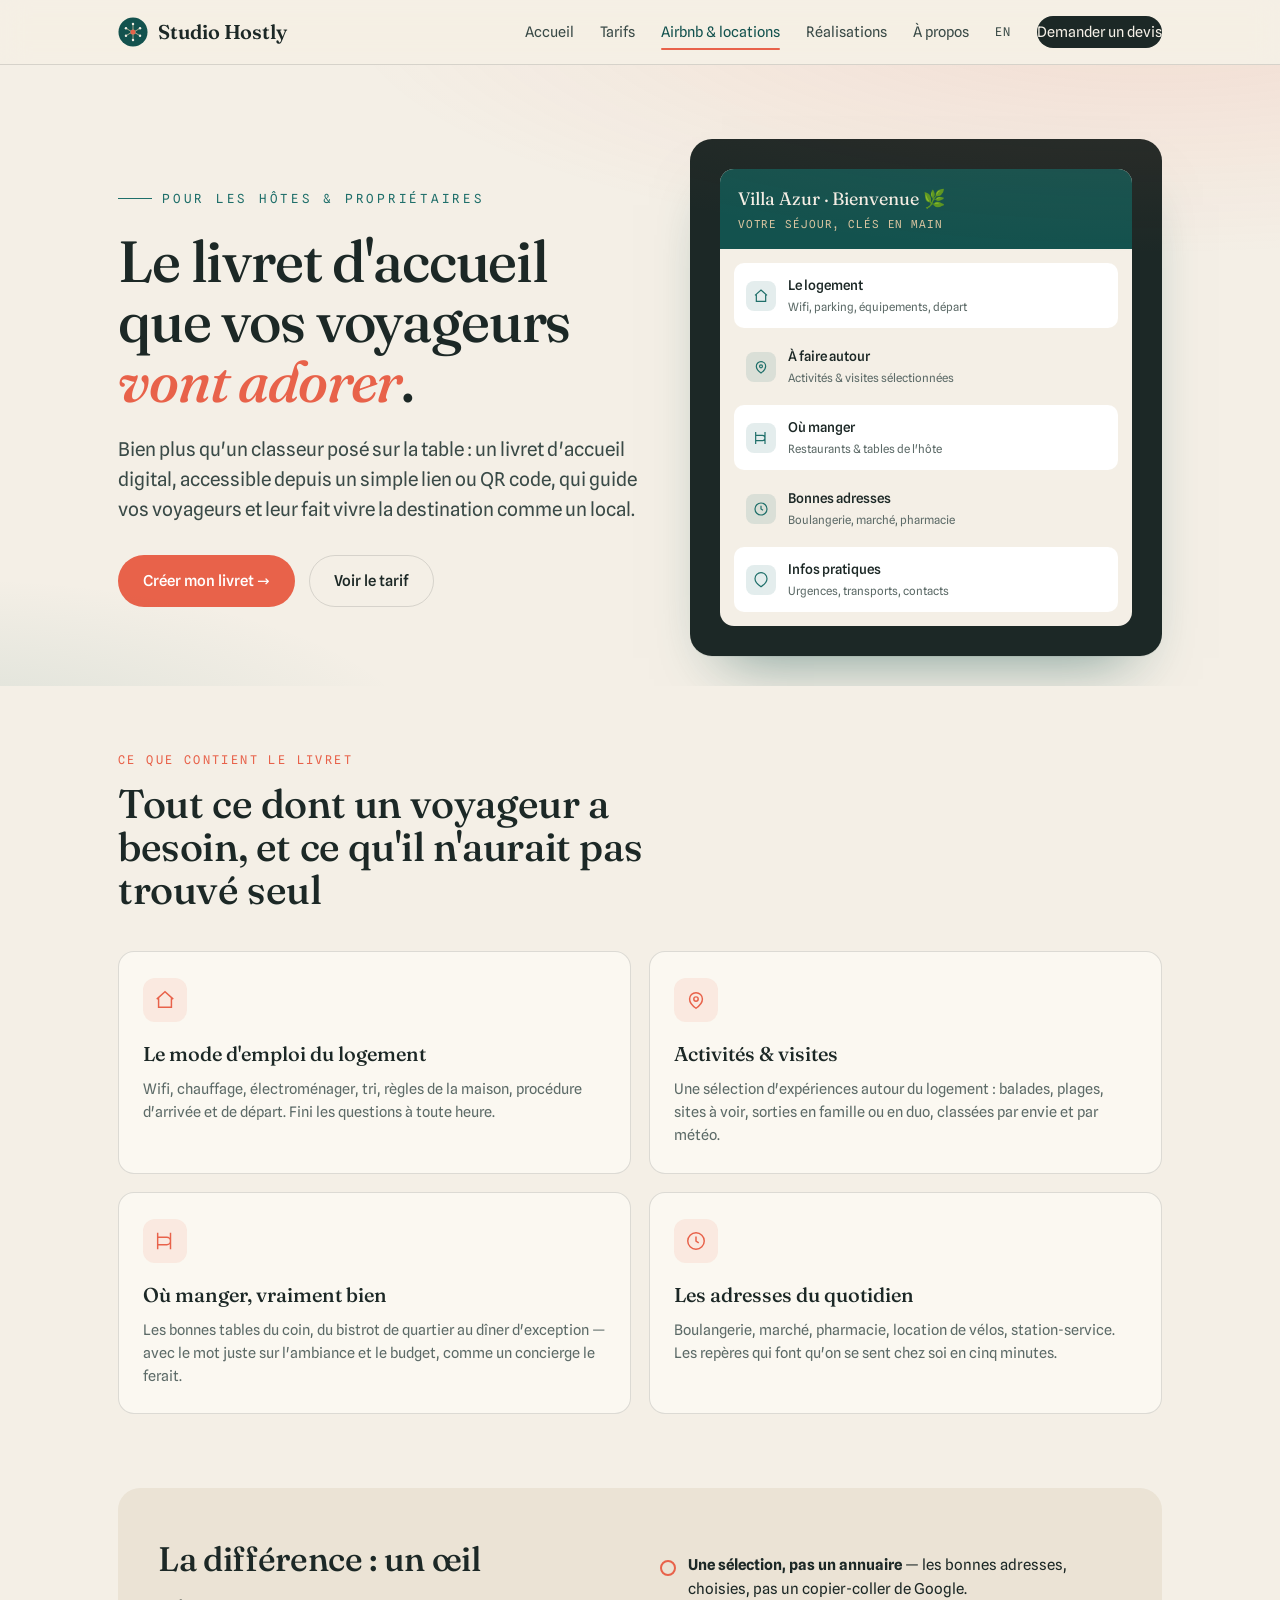
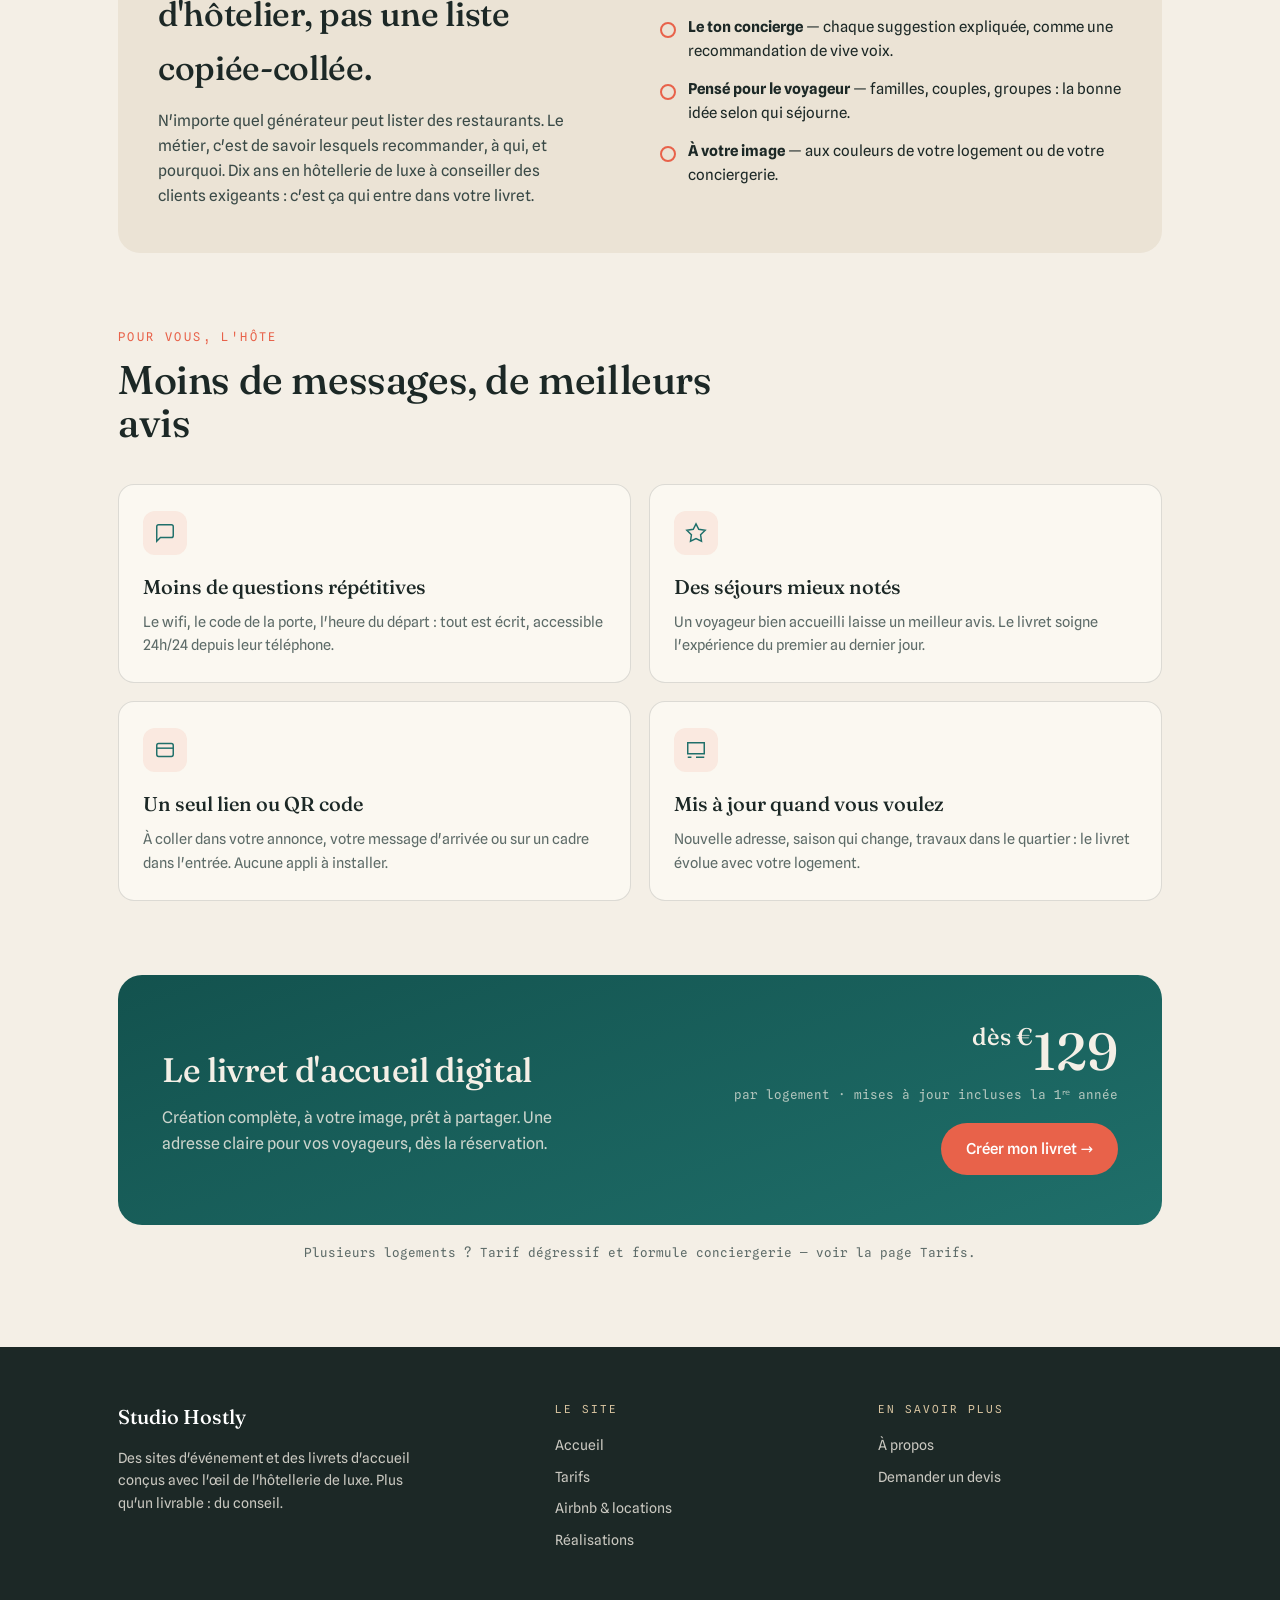
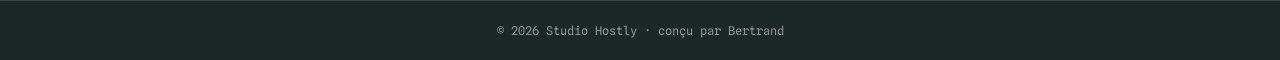
<file: airbnb.html>
<!DOCTYPE html>
<html lang="fr">
<head>
<meta charset="UTF-8">
<meta name="viewport" content="width=device-width, initial-scale=1.0">
<title>Airbnb &amp; locations · Le livret d'accueil digital — Studio Hostly</title>
<meta name="description" content="Un livret d'accueil digital pour votre location : mode d'emploi du logement, activités, restaurants et bonnes adresses choisies par un œil d'hôtelier.">
<link rel="preconnect" href="https://fonts.googleapis.com">
<link rel="preconnect" href="https://fonts.gstatic.com" crossorigin>
<link href="https://fonts.googleapis.com/css2?family=Fraunces:ital,opsz,wght@0,9..144,400;0,9..144,500;0,9..144,600;1,9..144,400&family=Spline+Sans:wght@400;500;600&family=Spline+Sans+Mono:wght@400;500&display=swap" rel="stylesheet">
<link rel="icon" type="image/svg+xml" href="assets/logo.svg">
<link rel="stylesheet" href="assets/style.css">
<style>
  .page-hero{position:relative;overflow:hidden;padding:74px 0 30px}
  .page-hero::before{content:"";position:absolute;inset:0;pointer-events:none;
    background:radial-gradient(110% 70% at 90% -10%,rgba(232,98,74,.13),transparent 58%),radial-gradient(70% 50% at -5% 110%,rgba(31,111,106,.12),transparent 55%);}
  .page-hero h1{font-family:'Fraunces',serif;font-weight:500;font-size:clamp(34px,5vw,58px);line-height:1.04;letter-spacing:-.02em;max-width:18ch}
  .page-hero h1 em{font-style:italic;color:var(--coral)}
  .page-hero .lede{margin-top:22px;font-size:clamp(16px,1.7vw,19px);color:#3a4a47;max-width:52ch}
  .page-hero .eyebrow{font-family:'Spline Sans Mono',monospace;font-size:12.5px;letter-spacing:.22em;text-transform:uppercase;color:var(--sea);margin-bottom:22px;display:flex;align-items:center;gap:10px}
  .page-hero .eyebrow::before{content:"";width:34px;height:1px;background:var(--sea)}

  /* welcome book mock */
  .book-grid{display:grid;grid-template-columns:1.05fr .95fr;gap:50px;align-items:center}
  .booklet{
    background:var(--ink);border-radius:22px;padding:30px;box-shadow:var(--shadow-lg);
  }
  .booklet .screen{background:var(--paper);border-radius:14px;overflow:hidden}
  .booklet .bar{background:var(--sea-deep);padding:16px 18px;color:#f4efe6}
  .booklet .bar .t{font-family:'Fraunces',serif;font-size:18px}
  .booklet .bar .s{font-family:'Spline Sans Mono',monospace;font-size:11px;color:var(--sand);letter-spacing:.08em;margin-top:2px}
  .booklet .rows{padding:14px}
  .brow{display:flex;align-items:center;gap:12px;padding:12px;border-radius:10px}
  .brow+.brow{margin-top:6px}
  .brow:nth-child(odd){background:#fff}
  .brow .ic{width:30px;height:30px;border-radius:8px;background:rgba(31,111,106,.12);display:flex;align-items:center;justify-content:center;flex:none}
  .brow .lab{font-size:13.5px;font-weight:500}
  .brow .lab small{display:block;font-weight:400;color:var(--muted);font-size:11.5px;margin-top:1px}

  /* feature list */
  .feat{display:grid;grid-template-columns:repeat(2,1fr);gap:18px}
  .fcard{background:var(--card);border:1px solid var(--line);border-radius:16px;padding:26px 24px;transition:transform .35s,box-shadow .35s}
  .fcard:hover{transform:translateY(-4px);box-shadow:var(--shadow)}
  .fcard .ico{width:44px;height:44px;border-radius:12px;background:rgba(232,98,74,.1);display:flex;align-items:center;justify-content:center;margin-bottom:16px}
  .fcard h3{font-family:'Fraunces',serif;font-weight:500;font-size:20px;margin-bottom:7px}
  .fcard p{font-size:14.5px;color:var(--muted)}

  /* the edit: hotelier eye */
  .edit{background:var(--paper-2);border-radius:22px;padding:44px 40px;display:grid;grid-template-columns:1fr 1fr;gap:40px;align-items:center}
  .edit h2{font-family:'Fraunces',serif;font-weight:500;font-size:clamp(24px,3.2vw,34px);letter-spacing:-.01em;max-width:18ch}
  .edit p{color:#3a4a47;font-size:15.5px;margin-top:14px;max-width:46ch}
  .edit-list{list-style:none;display:flex;flex-direction:column;gap:14px}
  .edit-list li{font-size:15px;padding-left:28px;position:relative}
  .edit-list li::before{content:"";position:absolute;left:0;top:7px;width:12px;height:12px;border-radius:50%;border:2px solid var(--coral)}
  .edit-list b{color:var(--ink)}

  /* price line */
  .offer{background:linear-gradient(160deg,var(--sea-deep),var(--sea));color:#f4efe6;border-radius:24px;padding:50px 44px;display:flex;justify-content:space-between;align-items:center;gap:30px;flex-wrap:wrap}
  .offer h2{font-family:'Fraunces',serif;font-weight:500;font-size:clamp(24px,3.2vw,34px);max-width:20ch;letter-spacing:-.01em}
  .offer p{color:rgba(244,239,230,.82);margin-top:8px;max-width:40ch}
  .offer .price{font-family:'Fraunces',serif;font-size:52px;font-weight:500;line-height:1}
  .offer .price .cur{font-size:24px;vertical-align:top}
  .offer .pn{font-family:'Spline Sans Mono',monospace;font-size:12.5px;color:rgba(244,239,230,.7);margin-top:8px}

  @media(max-width:820px){
    .book-grid{grid-template-columns:1fr;gap:36px}
    .feat{grid-template-columns:1fr}
    .edit{grid-template-columns:1fr;gap:26px}
    .offer{flex-direction:column;align-items:flex-start}
  }
</style>
</head>
<body>

<nav class="nav">
  <div class="nav-inner">
    <a href="index.html" class="brand"><svg class="mark" viewBox="0 0 64 64" fill="none" xmlns="http://www.w3.org/2000/svg" aria-label="Studio Hostly"><circle cx="32" cy="32" r="31" fill="#13524e"/><circle cx="32" cy="32" r="5.5" fill="#e8624a"/><circle cx="32" cy="15" r="2.6" fill="#f4efe6"/><circle cx="47" cy="24" r="2.6" fill="#f4efe6"/><circle cx="47" cy="40" r="2.6" fill="#f4efe6"/><circle cx="32" cy="49" r="2.6" fill="#f4efe6"/><circle cx="17" cy="40" r="2.6" fill="#f4efe6"/><circle cx="17" cy="24" r="2.6" fill="#f4efe6"/><path d="M32 18 L32 27 M44.5 25.5 L37 30 M44.5 38.5 L37 34 M32 46 L32 37 M19.5 38.5 L27 34 M19.5 25.5 L27 30" stroke="#d8c4a0" stroke-width="1.6" stroke-linecap="round"/></svg>Studio Hostly</a>
    <button class="burger" aria-label="Menu"><span></span><span></span><span></span></button>
    <div class="nav-links">
      <a href="index.html">Accueil</a>
      <a href="tarifs.html">Tarifs</a>
      <a href="airbnb.html" class="active">Airbnb &amp; locations</a>
      <a href="realisations.html">Réalisations</a>
      <a href="a-propos.html">À propos</a>
      <a href="en/airbnb.html" class="lang-switch" style="font-family:'Spline Sans Mono',monospace;font-size:12px;letter-spacing:.08em">EN</a><a href="contact.html" class="nav-cta">Demander un devis</a>
    </div>
  </div>
</nav>

<header class="page-hero">
  <div class="wrap book-grid">
    <div>
      <div class="eyebrow">Pour les hôtes &amp; propriétaires</div>
      <h1>Le livret d'accueil que vos voyageurs <em>vont adorer</em>.</h1>
      <p class="lede">Bien plus qu'un classeur posé sur la table : un livret d'accueil digital, accessible depuis un simple lien ou QR code, qui guide vos voyageurs et leur fait vivre la destination comme un local.</p>
      <div class="hero-cta" style="margin-top:30px;display:flex;gap:14px;flex-wrap:wrap">
        <a href="contact.html" class="btn btn-primary">Créer mon livret →</a>
        <a href="#offre" class="btn btn-ghost">Voir le tarif</a>
      </div>
    </div>

    <div class="booklet reveal">
      <div class="screen">
        <div class="bar">
          <div class="t">Villa Azur · Bienvenue 🌿</div>
          <div class="s">VOTRE SÉJOUR, CLÉS EN MAIN</div>
        </div>
        <div class="rows">
          <div class="brow"><span class="ic"><svg width="16" height="16" viewBox="0 0 24 24" fill="none" stroke="#1f6f6a" stroke-width="1.8"><path d="M3 11l9-8 9 8M5 10v10h14V10"/></svg></span><span class="lab">Le logement<small>Wifi, parking, équipements, départ</small></span></div>
          <div class="brow"><span class="ic"><svg width="16" height="16" viewBox="0 0 24 24" fill="none" stroke="#1f6f6a" stroke-width="1.8"><path d="M12 21s-7-4.6-7-10a7 7 0 0 1 14 0c0 5.4-7 10-7 10z"/><circle cx="12" cy="11" r="2.2"/></svg></span><span class="lab">À faire autour<small>Activités &amp; visites sélectionnées</small></span></div>
          <div class="brow"><span class="ic"><svg width="16" height="16" viewBox="0 0 24 24" fill="none" stroke="#1f6f6a" stroke-width="1.8"><path d="M4 3v18M4 8h10a4 4 0 0 1 0 8H4M18 3v18"/></svg></span><span class="lab">Où manger<small>Restaurants &amp; tables de l'hôte</small></span></div>
          <div class="brow"><span class="ic"><svg width="16" height="16" viewBox="0 0 24 24" fill="none" stroke="#1f6f6a" stroke-width="1.8"><circle cx="12" cy="12" r="9"/><path d="M12 7v5l3 2"/></svg></span><span class="lab">Bonnes adresses<small>Boulangerie, marché, pharmacie</small></span></div>
          <div class="brow"><span class="ic"><svg width="16" height="16" viewBox="0 0 24 24" fill="none" stroke="#1f6f6a" stroke-width="1.8"><path d="M21 10c0 6-9 12-9 12s-9-6-9-12a9 9 0 0 1 18 0z"/></svg></span><span class="lab">Infos pratiques<small>Urgences, transports, contacts</small></span></div>
        </div>
      </div>
    </div>
  </div>
</header>

<!-- WHAT'S INSIDE -->
<section>
  <div class="wrap">
    <div class="sec-head reveal">
      <div class="sec-kicker">Ce que contient le livret</div>
      <div class="sec-title">Tout ce dont un voyageur a besoin, et ce qu'il n'aurait pas trouvé seul</div>
    </div>
    <div class="feat">
      <div class="fcard reveal">
        <div class="ico"><svg width="22" height="22" viewBox="0 0 24 24" fill="none" stroke="#e8624a" stroke-width="1.6"><path d="M3 11l9-8 9 8M5 10v10h14V10"/></svg></div>
        <h3>Le mode d'emploi du logement</h3>
        <p>Wifi, chauffage, électroménager, tri, règles de la maison, procédure d'arrivée et de départ. Fini les questions à toute heure.</p>
      </div>
      <div class="fcard reveal">
        <div class="ico"><svg width="22" height="22" viewBox="0 0 24 24" fill="none" stroke="#e8624a" stroke-width="1.6"><path d="M12 21s-7-4.6-7-10a7 7 0 0 1 14 0c0 5.4-7 10-7 10z"/><circle cx="12" cy="11" r="2.4"/></svg></div>
        <h3>Activités &amp; visites</h3>
        <p>Une sélection d'expériences autour du logement : balades, plages, sites à voir, sorties en famille ou en duo, classées par envie et par météo.</p>
      </div>
      <div class="fcard reveal">
        <div class="ico"><svg width="22" height="22" viewBox="0 0 24 24" fill="none" stroke="#e8624a" stroke-width="1.6"><path d="M4 3v18M4 8h10a4 4 0 0 1 0 8H4M18 3v18"/></svg></div>
        <h3>Où manger, vraiment bien</h3>
        <p>Les bonnes tables du coin, du bistrot de quartier au dîner d'exception — avec le mot juste sur l'ambiance et le budget, comme un concierge le ferait.</p>
      </div>
      <div class="fcard reveal">
        <div class="ico"><svg width="22" height="22" viewBox="0 0 24 24" fill="none" stroke="#e8624a" stroke-width="1.6"><circle cx="12" cy="12" r="9"/><path d="M12 7v5l3 2"/></svg></div>
        <h3>Les adresses du quotidien</h3>
        <p>Boulangerie, marché, pharmacie, location de vélos, station-service. Les repères qui font qu'on se sent chez soi en cinq minutes.</p>
      </div>
    </div>
  </div>
</section>

<!-- THE EDIT : hotelier eye -->
<section style="padding-top:10px">
  <div class="wrap">
    <div class="edit reveal">
      <div>
        <h2>La différence : un œil d'hôtelier, pas une liste copiée-collée.</h2>
        <p>N'importe quel générateur peut lister des restaurants. Le métier, c'est de savoir lesquels recommander, à qui, et pourquoi. Dix ans en hôtellerie de luxe à conseiller des clients exigeants : c'est ça qui entre dans votre livret.</p>
      </div>
      <ul class="edit-list">
        <li><b>Une sélection, pas un annuaire</b> — les bonnes adresses, choisies, pas un copier-coller de Google.</li>
        <li><b>Le ton concierge</b> — chaque suggestion expliquée, comme une recommandation de vive voix.</li>
        <li><b>Pensé pour le voyageur</b> — familles, couples, groupes : la bonne idée selon qui séjourne.</li>
        <li><b>À votre image</b> — aux couleurs de votre logement ou de votre conciergerie.</li>
      </ul>
    </div>
  </div>
</section>

<!-- BENEFITS FOR HOST -->
<section style="padding-top:10px">
  <div class="wrap">
    <div class="sec-head reveal">
      <div class="sec-kicker">Pour vous, l'hôte</div>
      <div class="sec-title">Moins de messages, de meilleurs avis</div>
    </div>
    <div class="feat">
      <div class="fcard reveal">
        <div class="ico"><svg width="22" height="22" viewBox="0 0 24 24" fill="none" stroke="#1f6f6a" stroke-width="1.6"><path d="M21 15a2 2 0 0 1-2 2H7l-4 4V5a2 2 0 0 1 2-2h14a2 2 0 0 1 2 2z"/></svg></div>
        <h3>Moins de questions répétitives</h3>
        <p>Le wifi, le code de la porte, l'heure du départ : tout est écrit, accessible 24h/24 depuis leur téléphone.</p>
      </div>
      <div class="fcard reveal">
        <div class="ico"><svg width="22" height="22" viewBox="0 0 24 24" fill="none" stroke="#1f6f6a" stroke-width="1.6"><path d="M12 2l3 6 7 1-5 5 1 7-6-3-6 3 1-7-5-5 7-1z"/></svg></div>
        <h3>Des séjours mieux notés</h3>
        <p>Un voyageur bien accueilli laisse un meilleur avis. Le livret soigne l'expérience du premier au dernier jour.</p>
      </div>
      <div class="fcard reveal">
        <div class="ico"><svg width="22" height="22" viewBox="0 0 24 24" fill="none" stroke="#1f6f6a" stroke-width="1.6"><rect x="3" y="5" width="18" height="14" rx="2"/><path d="M3 10h18"/></svg></div>
        <h3>Un seul lien ou QR code</h3>
        <p>À coller dans votre annonce, votre message d'arrivée ou sur un cadre dans l'entrée. Aucune appli à installer.</p>
      </div>
      <div class="fcard reveal">
        <div class="ico"><svg width="22" height="22" viewBox="0 0 24 24" fill="none" stroke="#1f6f6a" stroke-width="1.6"><path d="M12 20h9M3 20h4M3 4h18v12H3z"/></svg></div>
        <h3>Mis à jour quand vous voulez</h3>
        <p>Nouvelle adresse, saison qui change, travaux dans le quartier : le livret évolue avec votre logement.</p>
      </div>
    </div>
  </div>
</section>

<!-- OFFER -->
<section id="offre" style="padding-top:10px">
  <div class="wrap">
    <div class="offer reveal">
      <div>
        <h2>Le livret d'accueil digital</h2>
        <p>Création complète, à votre image, prêt à partager. Une adresse claire pour vos voyageurs, dès la réservation.</p>
      </div>
      <div style="text-align:right">
        <div class="price"><span class="cur">dès €</span>129</div>
        <div class="pn">par logement · mises à jour incluses la 1ʳᵉ année</div>
        <div style="margin-top:18px"><a href="contact.html" class="btn btn-primary">Créer mon livret →</a></div>
      </div>
    </div>
    <p class="mono" style="text-align:center;color:var(--muted);font-size:12.5px;margin-top:18px">Plusieurs logements ? Tarif dégressif et formule conciergerie — voir la page Tarifs.</p>
  </div>
</section>

<footer class="foot">
  <div class="foot-inner">
    <div>
      <h5>Studio Hostly</h5>
      <p>Des sites d'événement et des livrets d'accueil conçus avec l'œil de l'hôtellerie de luxe. Plus qu'un livrable : du conseil.</p>
    </div>
    <div>
      <div class="foot-label">Le site</div>
      <a href="index.html">Accueil</a>
      <a href="tarifs.html">Tarifs</a>
      <a href="airbnb.html">Airbnb &amp; locations</a>
      <a href="realisations.html">Réalisations</a>
    </div>
    <div>
      <div class="foot-label">En savoir plus</div>
      <a href="a-propos.html">À propos</a>
      <a href="contact.html">Demander un devis</a>
    </div>
  </div>
  <div class="foot-bottom">© 2026 Studio Hostly · conçu par Bertrand</div>
</footer>

<script src="assets/app.js"></script>
</body>
</html>
</file>
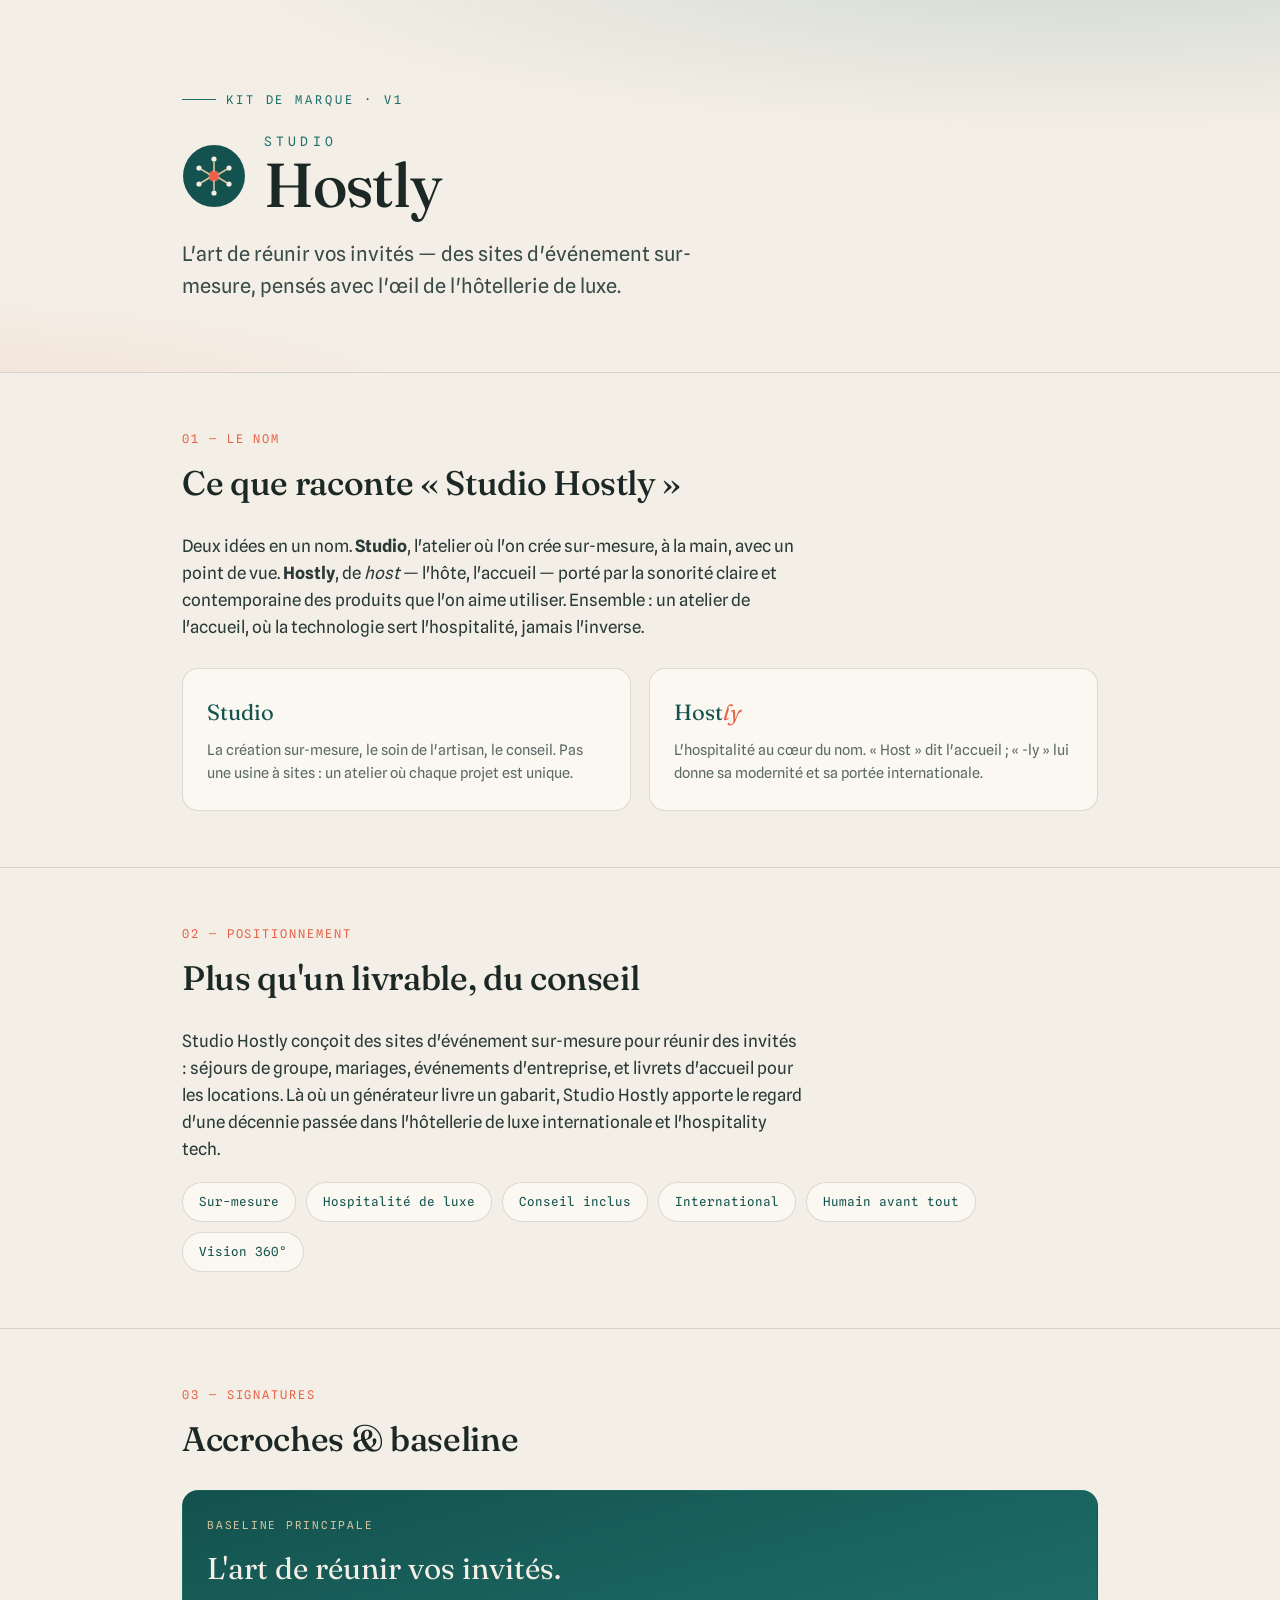
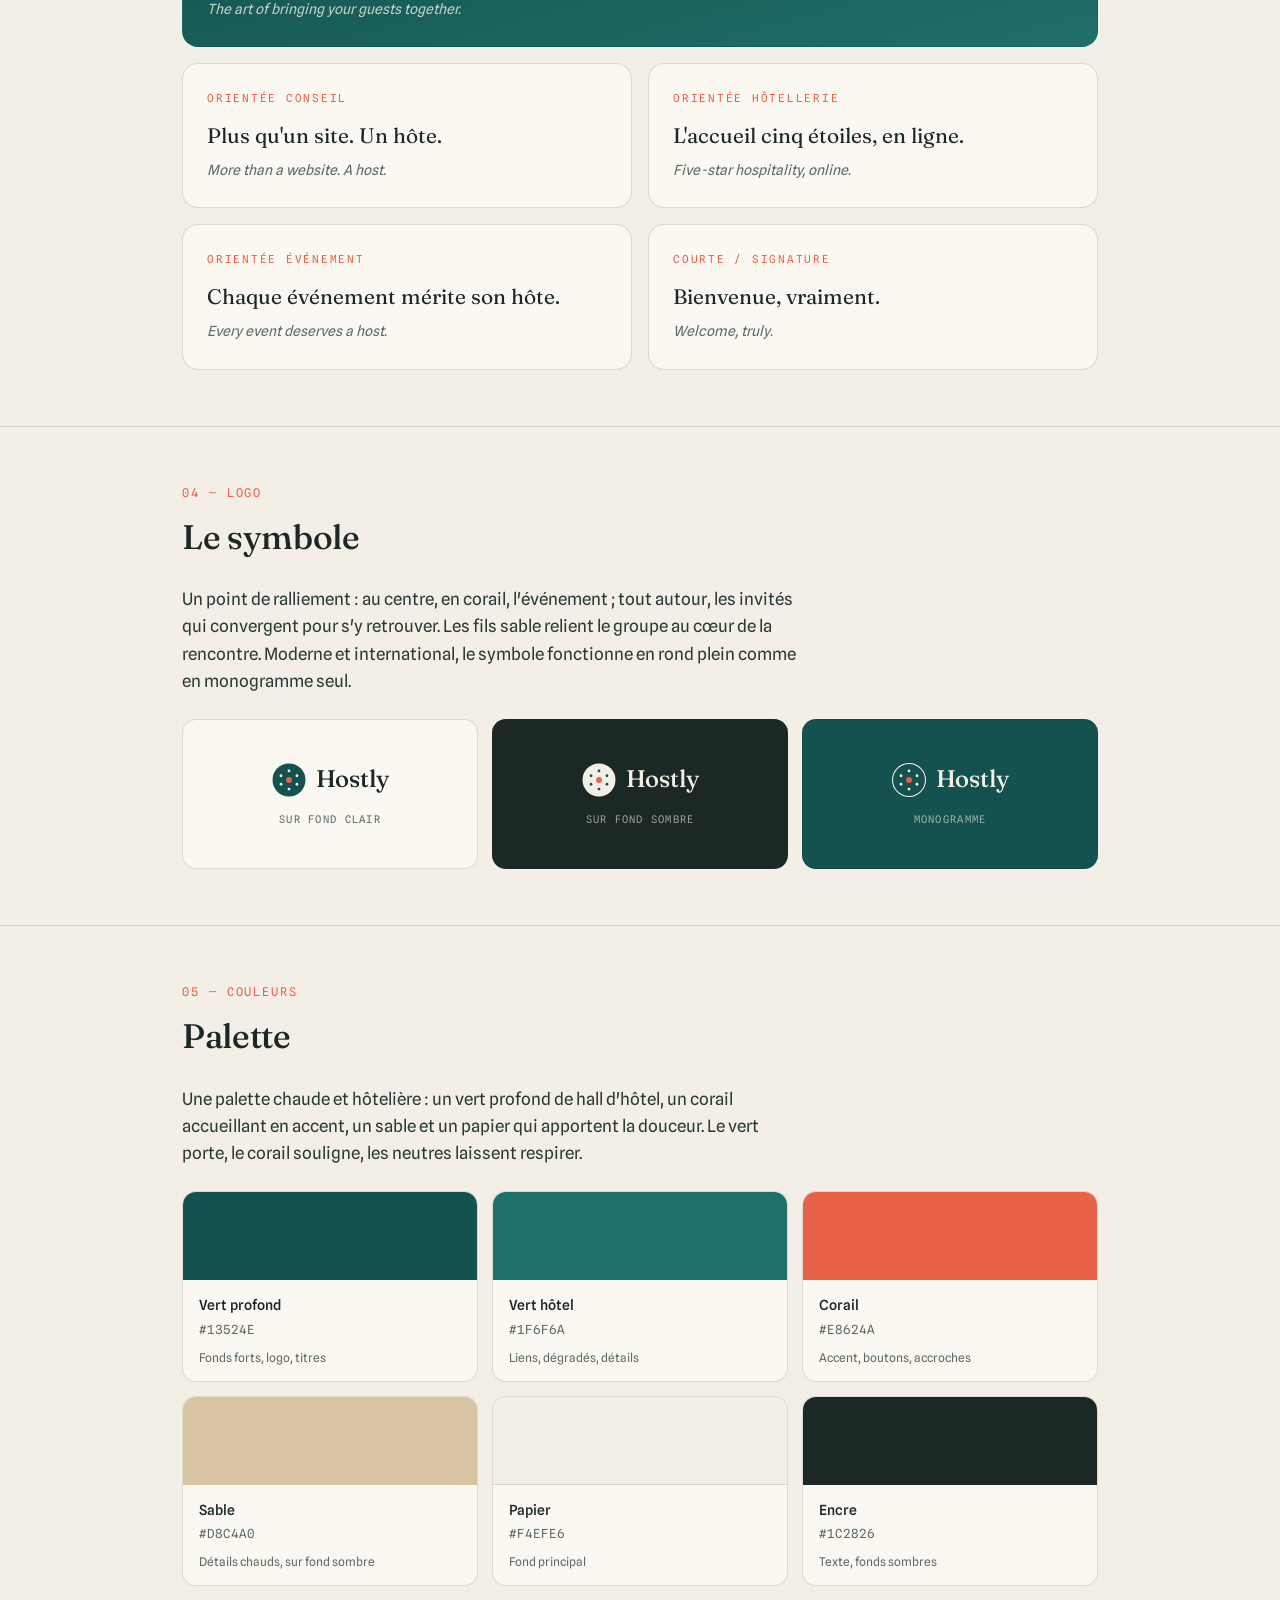
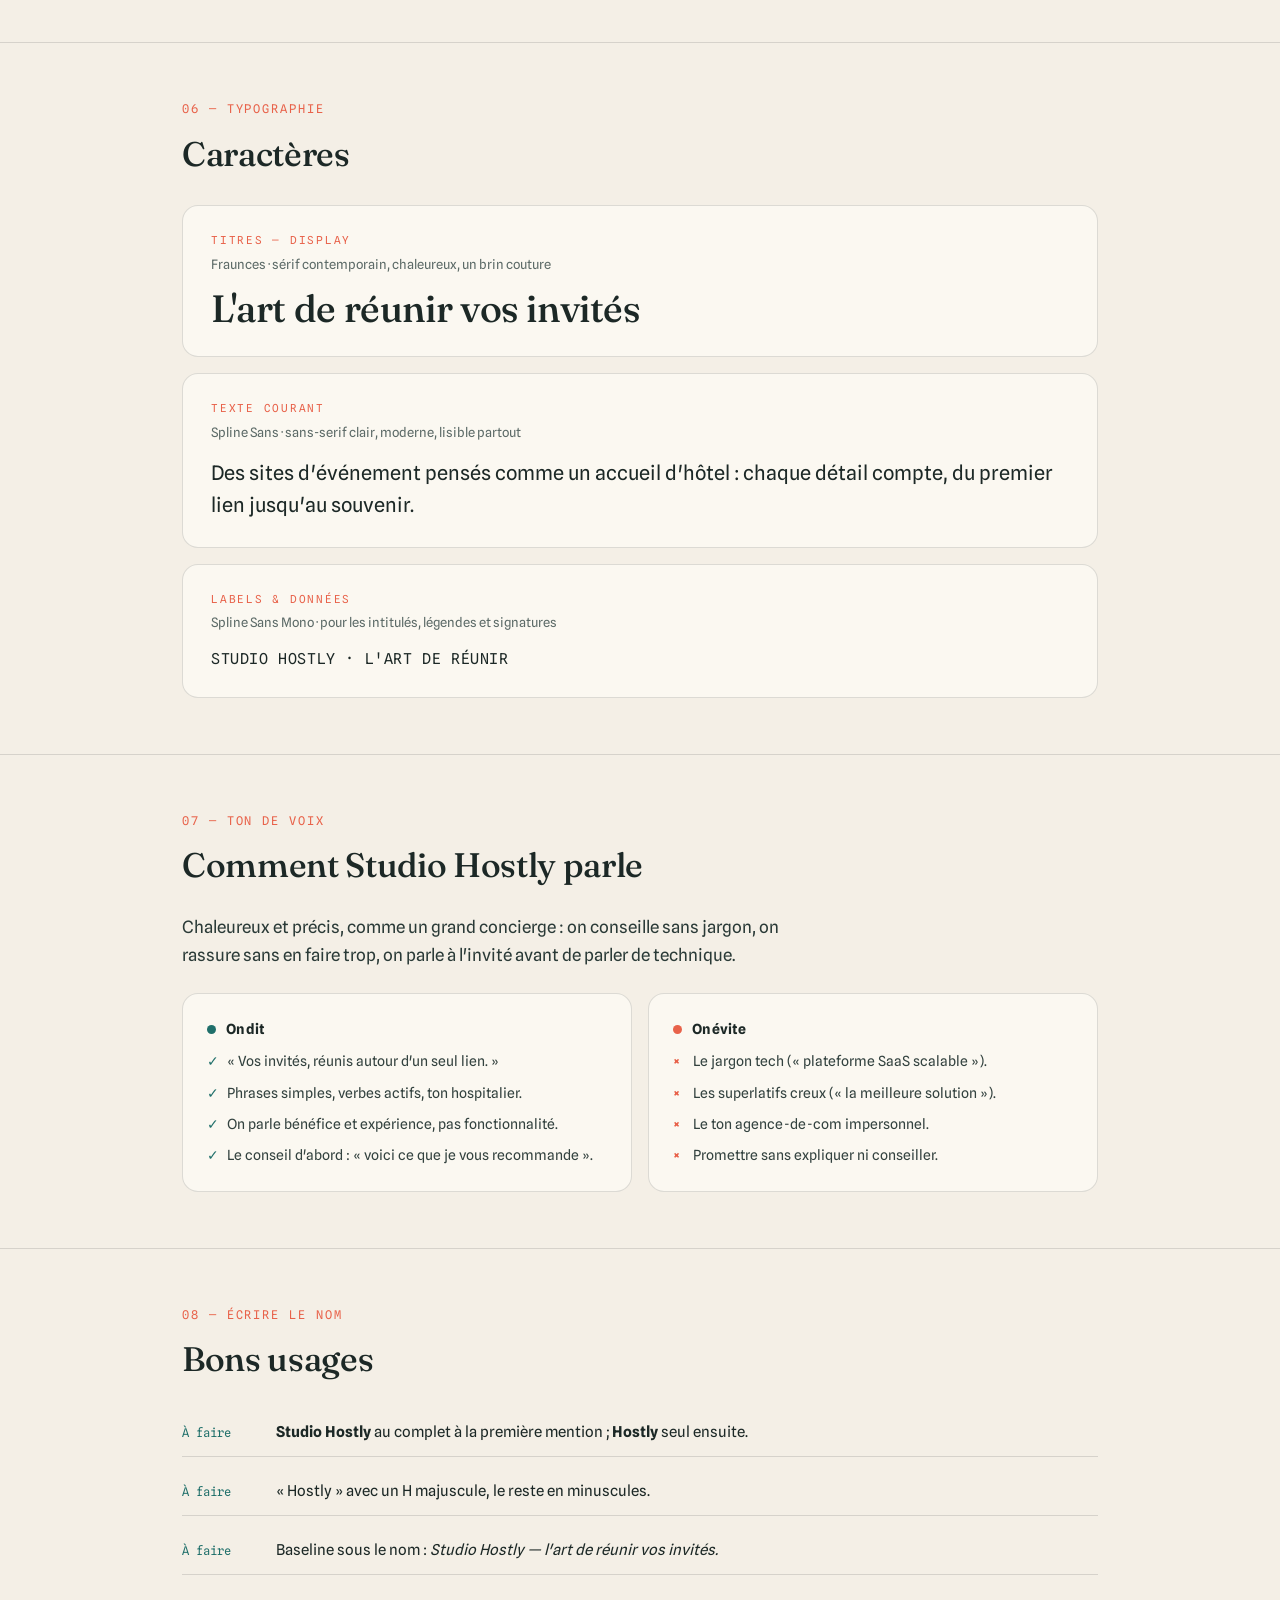
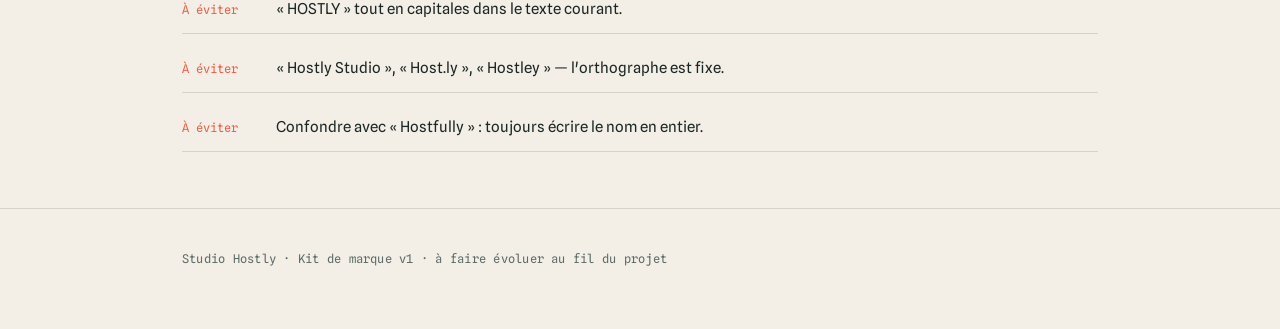
<file: brand-kit.html>
<!DOCTYPE html>
<html lang="fr">
<head>
<meta charset="UTF-8">
<meta name="viewport" content="width=device-width, initial-scale=1.0">
<title>Studio Hostly · Kit de marque</title>
<link rel="preconnect" href="https://fonts.googleapis.com">
<link rel="preconnect" href="https://fonts.gstatic.com" crossorigin>
<link rel="icon" type="image/svg+xml" href="assets/logo.svg">
<link href="https://fonts.googleapis.com/css2?family=Fraunces:ital,opsz,wght@0,9..144,400;0,9..144,500;0,9..144,600;1,9..144,400;1,9..144,500&family=Spline+Sans:wght@400;500;600&family=Spline+Sans+Mono:wght@400;500&display=swap" rel="stylesheet">
<style>
  :root{
    --ink:#1c2826; --paper:#f4efe6; --paper-2:#ebe3d5; --card:#fbf8f1;
    --sea:#1f6f6a; --sea-deep:#13524e; --coral:#e8624a; --sand:#d8c4a0;
    --muted:#5d6b68; --line:rgba(28,40,38,.14);
    --shadow:0 1px 0 rgba(28,40,38,.06), 0 18px 40px -28px rgba(19,82,78,.5);
  }
  *{box-sizing:border-box;margin:0;padding:0}
  html{scroll-behavior:smooth}
  body{background:var(--paper);color:var(--ink);font-family:'Spline Sans',system-ui,sans-serif;line-height:1.6;-webkit-font-smoothing:antialiased}
  .wrap{max-width:980px;margin:0 auto;padding:0 32px}
  .mono{font-family:'Spline Sans Mono',monospace}
  .serif{font-family:'Fraunces',serif}

  /* Cover */
  .cover{position:relative;overflow:hidden;padding:90px 0 70px;border-bottom:1px solid var(--line)}
  .cover::before{content:"";position:absolute;inset:0;pointer-events:none;
    background:radial-gradient(120% 80% at 85% -10%,rgba(31,111,106,.16),transparent 58%),radial-gradient(80% 60% at -5% 110%,rgba(232,98,74,.10),transparent 55%)}
  .kicker{font-family:'Spline Sans Mono',monospace;font-size:12px;letter-spacing:.24em;text-transform:uppercase;color:var(--sea);display:flex;align-items:center;gap:10px;margin-bottom:26px}
  .kicker::before{content:"";width:34px;height:1px;background:var(--sea)}
  .logo-lockup{display:flex;align-items:center;gap:18px;margin-bottom:22px}
  .mark{width:64px;height:64px;flex:none}
  .wordmark{font-family:'Fraunces',serif;font-weight:500;font-size:clamp(38px,6vw,62px);letter-spacing:-.02em;line-height:1}
  .wordmark .studio{display:block;font-family:'Spline Sans Mono',monospace;font-size:13px;font-weight:400;letter-spacing:.32em;text-transform:uppercase;color:var(--sea);margin-bottom:6px}
  .cover p.tag{font-size:clamp(16px,2vw,20px);color:#3a4a47;max-width:46ch;margin-top:8px}

  section{padding:56px 0;border-bottom:1px solid var(--line)}
  .sec-num{font-family:'Spline Sans Mono',monospace;font-size:12px;letter-spacing:.16em;color:var(--coral);text-transform:uppercase}
  h2{font-family:'Fraunces',serif;font-weight:500;font-size:clamp(24px,3.6vw,34px);letter-spacing:-.01em;margin:8px 0 22px}
  h3{font-family:'Fraunces',serif;font-weight:500;font-size:20px;margin:0 0 8px}
  p{font-size:15.5px;color:#33423f}
  .lead{font-size:17px;color:#2a3a37;max-width:62ch}

  /* Story / meaning */
  .meaning{display:grid;grid-template-columns:1fr 1fr;gap:18px;margin-top:26px}
  .mcard{background:var(--card);border:1px solid var(--line);border-radius:16px;padding:26px 24px}
  .mcard .w{font-family:'Fraunces',serif;font-size:22px;color:var(--sea-deep)}
  .mcard .w em{font-style:italic;color:var(--coral)}
  .mcard p{margin-top:8px;font-size:14.5px;color:var(--muted)}

  /* Positioning */
  .pill-row{display:flex;flex-wrap:wrap;gap:10px;margin-top:18px}
  .pill{font-family:'Spline Sans Mono',monospace;font-size:12.5px;background:var(--card);border:1px solid var(--line);border-radius:100px;padding:9px 16px;color:var(--sea-deep)}

  /* Taglines */
  .tags{display:grid;grid-template-columns:1fr 1fr;gap:16px;margin-top:24px}
  .tagcard{border:1px solid var(--line);border-radius:16px;padding:26px 24px;background:var(--card)}
  .tagcard .lbl{font-family:'Spline Sans Mono',monospace;font-size:11px;letter-spacing:.16em;text-transform:uppercase;color:var(--coral);margin-bottom:14px}
  .tagcard .fr{font-family:'Fraunces',serif;font-size:21px;color:var(--ink);line-height:1.3}
  .tagcard .en{font-size:14px;color:var(--muted);margin-top:10px;font-style:italic}
  .tag-hero{grid-column:1 / -1;background:linear-gradient(165deg,var(--sea-deep),var(--sea));border-color:transparent}
  .tag-hero .lbl{color:var(--sand)}
  .tag-hero .fr{color:#f4efe6;font-size:clamp(22px,3vw,30px)}
  .tag-hero .en{color:rgba(244,239,230,.78)}

  /* Color */
  .swatches{display:grid;grid-template-columns:repeat(3,1fr);gap:14px;margin-top:24px}
  .sw{border-radius:14px;overflow:hidden;border:1px solid var(--line);background:var(--card)}
  .sw .chip{height:88px}
  .sw .meta{padding:14px 16px}
  .sw .nm{font-size:14px;font-weight:500}
  .sw .hex{font-family:'Spline Sans Mono',monospace;font-size:12.5px;color:var(--muted);margin-top:3px}
  .sw .use{font-size:12px;color:var(--muted);margin-top:8px}

  /* Type */
  .type-row{display:grid;grid-template-columns:1fr;gap:16px;margin-top:24px}
  .typecard{background:var(--card);border:1px solid var(--line);border-radius:16px;padding:26px 28px}
  .typecard .role{font-family:'Spline Sans Mono',monospace;font-size:11px;letter-spacing:.16em;text-transform:uppercase;color:var(--coral)}
  .typecard .fam{font-size:13px;color:var(--muted);margin:4px 0 14px}
  .specimen-serif{font-family:'Fraunces',serif;font-weight:500;font-size:38px;letter-spacing:-.01em;line-height:1.1}
  .specimen-sans{font-family:'Spline Sans',sans-serif;font-size:20px}
  .specimen-mono{font-family:'Spline Sans Mono',monospace;font-size:15px;letter-spacing:.04em}

  /* Logo usage */
  .logos{display:grid;grid-template-columns:repeat(3,1fr);gap:14px;margin-top:24px}
  .logobox{border:1px solid var(--line);border-radius:14px;padding:26px;display:flex;flex-direction:column;align-items:center;justify-content:center;gap:12px;min-height:150px;text-align:center}
  .logobox.light{background:var(--card)}
  .logobox.dark{background:var(--ink)}
  .logobox.sea{background:var(--sea-deep)}
  .logobox .cap{font-family:'Spline Sans Mono',monospace;font-size:10.5px;letter-spacing:.12em;text-transform:uppercase}
  .logobox.light .cap{color:var(--muted)}
  .logobox.dark .cap,.logobox.sea .cap{color:rgba(244,239,230,.6)}
  .lk{display:flex;align-items:center;gap:10px}
  .lk .lk-word{font-family:'Fraunces',serif;font-weight:500;font-size:24px;letter-spacing:-.01em}
  .logobox.light .lk-word{color:var(--ink)}
  .logobox.dark .lk-word,.logobox.sea .lk-word{color:var(--paper)}

  /* Voice */
  .voice{display:grid;grid-template-columns:1fr 1fr;gap:16px;margin-top:24px}
  .vcard{border:1px solid var(--line);border-radius:16px;padding:24px;background:var(--card)}
  .vcard .h{display:flex;align-items:center;gap:10px;margin-bottom:10px}
  .vcard .h .dot{width:9px;height:9px;border-radius:50%}
  .vcard.do .dot{background:var(--sea)}
  .vcard.dont .dot{background:var(--coral)}
  .vcard .h b{font-size:14px}
  .vcard ul{list-style:none;display:flex;flex-direction:column;gap:9px}
  .vcard li{font-size:14px;padding-left:20px;position:relative;color:#33423f}
  .vcard.do li::before{content:"✓";position:absolute;left:0;color:var(--sea);font-weight:600}
  .vcard.dont li::before{content:"×";position:absolute;left:0;color:var(--coral);font-weight:600}

  /* Naming usage */
  .usage{margin-top:22px;display:flex;flex-direction:column;gap:10px}
  .urow{display:flex;gap:14px;align-items:baseline;font-size:15px;padding:12px 0;border-bottom:1px solid var(--line)}
  .urow .ok{font-family:'Spline Sans Mono',monospace;font-size:12px;color:var(--sea);white-space:nowrap;width:80px;flex:none}
  .urow .no{font-family:'Spline Sans Mono',monospace;font-size:12px;color:var(--coral);white-space:nowrap;width:80px;flex:none}

  footer{padding:40px 0 60px}
  footer p{font-family:'Spline Sans Mono',monospace;font-size:12px;color:var(--muted);letter-spacing:.02em}

  @media(max-width:760px){
    .meaning,.tags,.voice{grid-template-columns:1fr}
    .swatches,.logos{grid-template-columns:1fr 1fr}
    .tag-hero{grid-column:auto}
  }
  @media(prefers-reduced-motion:reduce){*{animation:none!important;transition:none!important}}
</style>
</head>
<body>

<!-- COVER -->
<header class="cover">
  <div class="wrap">
    <div class="kicker">Kit de marque · v1</div>
    <div class="logo-lockup">
      <!-- Signature mark: an "H" formed by two welcoming posts and a hearth line -->
      <svg class="mark" viewBox="0 0 64 64" fill="none" xmlns="http://www.w3.org/2000/svg" aria-label="Studio Hostly">
        <circle cx="32" cy="32" r="31" fill="#13524e"/>
        <circle cx="32" cy="32" r="5.5" fill="#e8624a"/>
        <circle cx="32" cy="15" r="2.6" fill="#f4efe6"/><circle cx="47" cy="24" r="2.6" fill="#f4efe6"/>
        <circle cx="47" cy="40" r="2.6" fill="#f4efe6"/><circle cx="32" cy="49" r="2.6" fill="#f4efe6"/>
        <circle cx="17" cy="40" r="2.6" fill="#f4efe6"/><circle cx="17" cy="24" r="2.6" fill="#f4efe6"/>
        <path d="M32 18 L32 27 M44.5 25.5 L37 30 M44.5 38.5 L37 34 M32 46 L32 37 M19.5 38.5 L27 34 M19.5 25.5 L27 30" stroke="#d8c4a0" stroke-width="1.6" stroke-linecap="round"/>
      </svg>
      <div class="wordmark"><span class="studio">Studio</span>Hostly</div>
    </div>
    <p class="tag">L'art de réunir vos invités — des sites d'événement sur-mesure, pensés avec l'œil de l'hôtellerie de luxe.</p>
  </div>
</header>

<!-- 1 · THE NAME -->
<section>
  <div class="wrap">
    <div class="sec-num">01 — Le nom</div>
    <h2>Ce que raconte « Studio Hostly »</h2>
    <p class="lead">Deux idées en un nom. <strong>Studio</strong>, l'atelier où l'on crée sur-mesure, à la main, avec un point de vue. <strong>Hostly</strong>, de <em>host</em> — l'hôte, l'accueil — porté par la sonorité claire et contemporaine des produits que l'on aime utiliser. Ensemble : un atelier de l'accueil, où la technologie sert l'hospitalité, jamais l'inverse.</p>
    <div class="meaning">
      <div class="mcard">
        <div class="w">Studio</div>
        <p>La création sur-mesure, le soin de l'artisan, le conseil. Pas une usine à sites : un atelier où chaque projet est unique.</p>
      </div>
      <div class="mcard">
        <div class="w">Host<em>ly</em></div>
        <p>L'hospitalité au cœur du nom. « Host » dit l'accueil ; « -ly » lui donne sa modernité et sa portée internationale.</p>
      </div>
    </div>
  </div>
</section>

<!-- 2 · POSITIONING -->
<section>
  <div class="wrap">
    <div class="sec-num">02 — Positionnement</div>
    <h2>Plus qu'un livrable, du conseil</h2>
    <p class="lead">Studio Hostly conçoit des sites d'événement sur-mesure pour réunir des invités : séjours de groupe, mariages, événements d'entreprise, et livrets d'accueil pour les locations. Là où un générateur livre un gabarit, Studio Hostly apporte le regard d'une décennie passée dans l'hôtellerie de luxe internationale et l'hospitality tech.</p>
    <div class="pill-row">
      <span class="pill">Sur-mesure</span>
      <span class="pill">Hospitalité de luxe</span>
      <span class="pill">Conseil inclus</span>
      <span class="pill">International</span>
      <span class="pill">Humain avant tout</span>
      <span class="pill">Vision 360°</span>
    </div>
  </div>
</section>

<!-- 3 · TAGLINES -->
<section>
  <div class="wrap">
    <div class="sec-num">03 — Signatures</div>
    <h2>Accroches &amp; baseline</h2>
    <div class="tags">
      <div class="tagcard tag-hero">
        <div class="lbl">Baseline principale</div>
        <div class="fr">L'art de réunir vos invités.</div>
        <div class="en">The art of bringing your guests together.</div>
      </div>
      <div class="tagcard">
        <div class="lbl">Orientée conseil</div>
        <div class="fr">Plus qu'un site. Un hôte.</div>
        <div class="en">More than a website. A host.</div>
      </div>
      <div class="tagcard">
        <div class="lbl">Orientée hôtellerie</div>
        <div class="fr">L'accueil cinq étoiles, en ligne.</div>
        <div class="en">Five-star hospitality, online.</div>
      </div>
      <div class="tagcard">
        <div class="lbl">Orientée événement</div>
        <div class="fr">Chaque événement mérite son hôte.</div>
        <div class="en">Every event deserves a host.</div>
      </div>
      <div class="tagcard">
        <div class="lbl">Courte / signature</div>
        <div class="fr">Bienvenue, vraiment.</div>
        <div class="en">Welcome, truly.</div>
      </div>
    </div>
  </div>
</section>

<!-- 4 · LOGO -->
<section>
  <div class="wrap">
    <div class="sec-num">04 — Logo</div>
    <h2>Le symbole</h2>
    <p class="lead">Un point de ralliement : au centre, en corail, l'événement ; tout autour, les invités qui convergent pour s'y retrouver. Les fils sable relient le groupe au cœur de la rencontre. Moderne et international, le symbole fonctionne en rond plein comme en monogramme seul.</p>
    <div class="logos">
      <div class="logobox light">
        <div class="lk">
          <svg width="34" height="34" viewBox="0 0 64 64" fill="none"><circle cx="32" cy="32" r="31" fill="#13524e"/><circle cx="32" cy="32" r="5.5" fill="#e8624a"/><circle cx="32" cy="15" r="2.6" fill="#f4efe6"/><circle cx="47" cy="24" r="2.6" fill="#f4efe6"/><circle cx="47" cy="40" r="2.6" fill="#f4efe6"/><circle cx="32" cy="49" r="2.6" fill="#f4efe6"/><circle cx="17" cy="40" r="2.6" fill="#f4efe6"/><circle cx="17" cy="24" r="2.6" fill="#f4efe6"/></svg>
          <span class="lk-word">Hostly</span>
        </div>
        <span class="cap">Sur fond clair</span>
      </div>
      <div class="logobox dark">
        <div class="lk">
          <svg width="34" height="34" viewBox="0 0 64 64" fill="none"><circle cx="32" cy="32" r="31" fill="#f4efe6"/><circle cx="32" cy="32" r="5.5" fill="#e8624a"/><circle cx="32" cy="15" r="2.6" fill="#13524e"/><circle cx="47" cy="24" r="2.6" fill="#13524e"/><circle cx="47" cy="40" r="2.6" fill="#13524e"/><circle cx="32" cy="49" r="2.6" fill="#13524e"/><circle cx="17" cy="40" r="2.6" fill="#13524e"/><circle cx="17" cy="24" r="2.6" fill="#13524e"/></svg>
          <span class="lk-word">Hostly</span>
        </div>
        <span class="cap">Sur fond sombre</span>
      </div>
      <div class="logobox sea">
        <div class="lk">
          <svg width="34" height="34" viewBox="0 0 64 64" fill="none"><circle cx="32" cy="32" r="31" fill="none" stroke="#f4efe6" stroke-width="2"/><circle cx="32" cy="32" r="5.5" fill="#e8624a"/><circle cx="32" cy="15" r="2.6" fill="#f4efe6"/><circle cx="47" cy="24" r="2.6" fill="#f4efe6"/><circle cx="47" cy="40" r="2.6" fill="#f4efe6"/><circle cx="32" cy="49" r="2.6" fill="#f4efe6"/><circle cx="17" cy="40" r="2.6" fill="#f4efe6"/><circle cx="17" cy="24" r="2.6" fill="#f4efe6"/></svg>
          <span class="lk-word">Hostly</span>
        </div>
        <span class="cap">Monogramme</span>
      </div>
    </div>
  </div>
</section>

<!-- 5 · COLOR -->
<section>
  <div class="wrap">
    <div class="sec-num">05 — Couleurs</div>
    <h2>Palette</h2>
    <p class="lead">Une palette chaude et hôtelière : un vert profond de hall d'hôtel, un corail accueillant en accent, un sable et un papier qui apportent la douceur. Le vert porte, le corail souligne, les neutres laissent respirer.</p>
    <div class="swatches">
      <div class="sw"><div class="chip" style="background:#13524e"></div><div class="meta"><div class="nm">Vert profond</div><div class="hex">#13524E</div><div class="use">Fonds forts, logo, titres</div></div></div>
      <div class="sw"><div class="chip" style="background:#1f6f6a"></div><div class="meta"><div class="nm">Vert hôtel</div><div class="hex">#1F6F6A</div><div class="use">Liens, dégradés, détails</div></div></div>
      <div class="sw"><div class="chip" style="background:#e8624a"></div><div class="meta"><div class="nm">Corail</div><div class="hex">#E8624A</div><div class="use">Accent, boutons, accroches</div></div></div>
      <div class="sw"><div class="chip" style="background:#d8c4a0"></div><div class="meta"><div class="nm">Sable</div><div class="hex">#D8C4A0</div><div class="use">Détails chauds, sur fond sombre</div></div></div>
      <div class="sw"><div class="chip" style="background:#f4efe6;border-bottom:1px solid var(--line)"></div><div class="meta"><div class="nm">Papier</div><div class="hex">#F4EFE6</div><div class="use">Fond principal</div></div></div>
      <div class="sw"><div class="chip" style="background:#1c2826"></div><div class="meta"><div class="nm">Encre</div><div class="hex">#1C2826</div><div class="use">Texte, fonds sombres</div></div></div>
    </div>
  </div>
</section>

<!-- 6 · TYPOGRAPHY -->
<section>
  <div class="wrap">
    <div class="sec-num">06 — Typographie</div>
    <h2>Caractères</h2>
    <div class="type-row">
      <div class="typecard">
        <div class="role">Titres — display</div>
        <div class="fam">Fraunces · sérif contemporain, chaleureux, un brin couture</div>
        <div class="specimen-serif">L'art de réunir vos invités</div>
      </div>
      <div class="typecard">
        <div class="role">Texte courant</div>
        <div class="fam">Spline Sans · sans-serif clair, moderne, lisible partout</div>
        <div class="specimen-sans">Des sites d'événement pensés comme un accueil d'hôtel : chaque détail compte, du premier lien jusqu'au souvenir.</div>
      </div>
      <div class="typecard">
        <div class="role">Labels &amp; données</div>
        <div class="fam">Spline Sans Mono · pour les intitulés, légendes et signatures</div>
        <div class="specimen-mono">STUDIO HOSTLY · L'ART DE RÉUNIR</div>
      </div>
    </div>
  </div>
</section>

<!-- 7 · VOICE -->
<section>
  <div class="wrap">
    <div class="sec-num">07 — Ton de voix</div>
    <h2>Comment Studio Hostly parle</h2>
    <p class="lead">Chaleureux et précis, comme un grand concierge : on conseille sans jargon, on rassure sans en faire trop, on parle à l'invité avant de parler de technique.</p>
    <div class="voice">
      <div class="vcard do">
        <div class="h"><span class="dot"></span><b>On dit</b></div>
        <ul>
          <li>« Vos invités, réunis autour d'un seul lien. »</li>
          <li>Phrases simples, verbes actifs, ton hospitalier.</li>
          <li>On parle bénéfice et expérience, pas fonctionnalité.</li>
          <li>Le conseil d'abord : « voici ce que je vous recommande ».</li>
        </ul>
      </div>
      <div class="vcard dont">
        <div class="h"><span class="dot"></span><b>On évite</b></div>
        <ul>
          <li>Le jargon tech (« plateforme SaaS scalable »).</li>
          <li>Les superlatifs creux (« la meilleure solution »).</li>
          <li>Le ton agence-de-com impersonnel.</li>
          <li>Promettre sans expliquer ni conseiller.</li>
        </ul>
      </div>
    </div>
  </div>
</section>

<!-- 8 · NAMING USAGE -->
<section>
  <div class="wrap">
    <div class="sec-num">08 — Écrire le nom</div>
    <h2>Bons usages</h2>
    <div class="usage">
      <div class="urow"><span class="ok">À faire</span><span><strong>Studio Hostly</strong> au complet à la première mention ; <strong>Hostly</strong> seul ensuite.</span></div>
      <div class="urow"><span class="ok">À faire</span><span>« Hostly » avec un H majuscule, le reste en minuscules.</span></div>
      <div class="urow"><span class="ok">À faire</span><span>Baseline sous le nom : <em>Studio Hostly — l'art de réunir vos invités.</em></span></div>
      <div class="urow"><span class="no">À éviter</span><span>« HOSTLY » tout en capitales dans le texte courant.</span></div>
      <div class="urow"><span class="no">À éviter</span><span>« Hostly Studio », « Host.ly », « Hostley » — l'orthographe est fixe.</span></div>
      <div class="urow"><span class="no">À éviter</span><span>Confondre avec « Hostfully » : toujours écrire le nom en entier.</span></div>
    </div>
  </div>
</section>

<footer>
  <div class="wrap">
    <p>Studio Hostly · Kit de marque v1 · à faire évoluer au fil du projet</p>
  </div>
</footer>

</body>
</html>
</file>
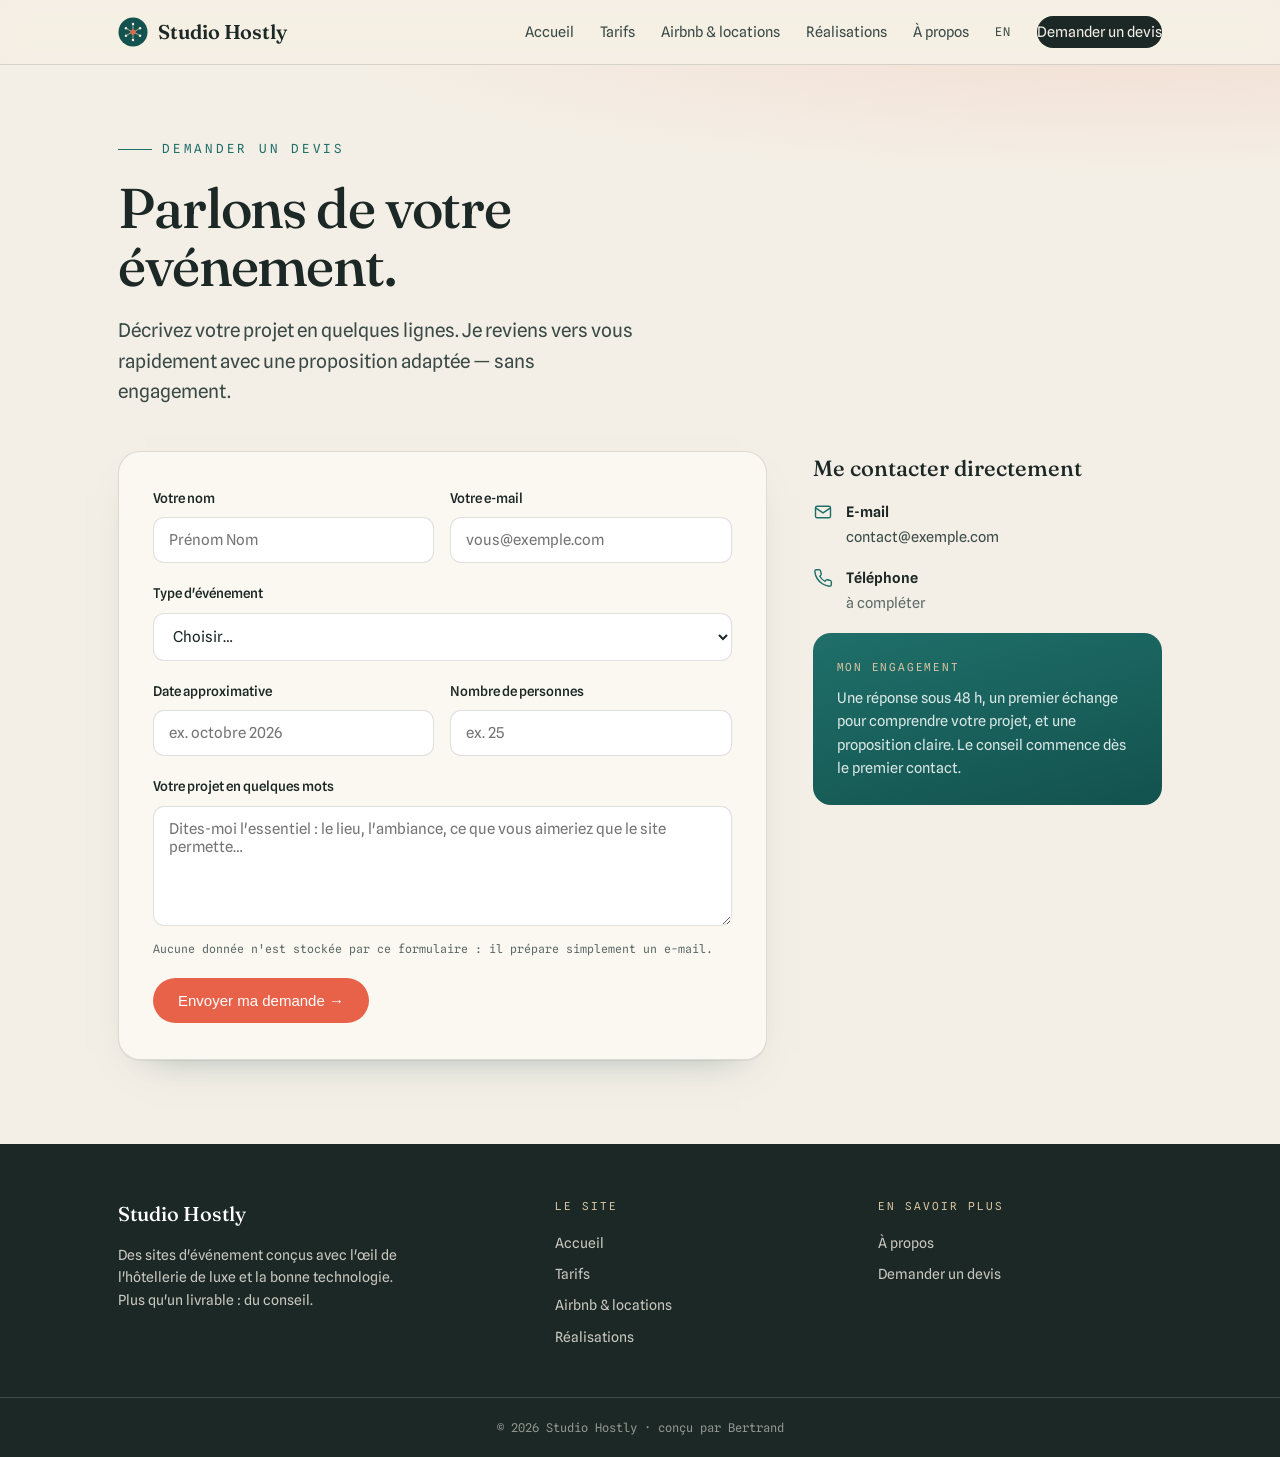
<file: contact.html>
<!DOCTYPE html>
<html lang="fr">
<head>
<meta charset="UTF-8">
<meta name="viewport" content="width=device-width, initial-scale=1.0">
<title>Demander un devis · Studio Hostly</title>
<meta name="description" content="Parlons de votre événement. Décrivez votre projet, je reviens vers vous avec une proposition sur-mesure.">
<link rel="preconnect" href="https://fonts.googleapis.com">
<link rel="preconnect" href="https://fonts.gstatic.com" crossorigin>
<link href="https://fonts.googleapis.com/css2?family=Fraunces:ital,opsz,wght@0,9..144,400;0,9..144,500;0,9..144,600;1,9..144,400&family=Spline+Sans:wght@400;500;600&family=Spline+Sans+Mono:wght@400;500&display=swap" rel="stylesheet">
<link rel="icon" type="image/svg+xml" href="assets/logo.svg">
<link rel="stylesheet" href="assets/style.css">
<style>
  .page-hero{position:relative;overflow:hidden;padding:74px 0 20px}
  .page-hero::before{content:"";position:absolute;inset:0;pointer-events:none;background:radial-gradient(110% 70% at 88% -10%,rgba(232,98,74,.12),transparent 58%)}
  .page-hero .eyebrow{font-family:'Spline Sans Mono',monospace;font-size:12.5px;letter-spacing:.22em;text-transform:uppercase;color:var(--sea);margin-bottom:20px;display:flex;align-items:center;gap:10px}
  .page-hero .eyebrow::before{content:"";width:34px;height:1px;background:var(--sea)}
  .page-hero h1{font-family:'Fraunces',serif;font-weight:500;font-size:clamp(34px,5vw,56px);line-height:1.04;letter-spacing:-.02em;max-width:16ch}
  .page-hero .lede{margin-top:20px;font-size:clamp(16px,1.7vw,19px);color:#3a4a47;max-width:48ch}

  .contact-grid{display:grid;grid-template-columns:1.3fr .7fr;gap:46px;align-items:start}
  .form{background:var(--card);border:1px solid var(--line);border-radius:22px;padding:36px 34px;box-shadow:var(--shadow)}
  .field{margin-bottom:20px}
  .field label{display:block;font-size:13.5px;font-weight:500;margin-bottom:8px;color:var(--ink)}
  .field input,.field select,.field textarea{
    width:100%;padding:13px 15px;border:1px solid var(--line);border-radius:11px;
    background:#fff;font-family:inherit;font-size:15px;color:var(--ink);transition:border-color .2s,box-shadow .2s;
  }
  .field input:focus,.field select:focus,.field textarea:focus{
    outline:none;border-color:var(--sea);box-shadow:0 0 0 3px rgba(31,111,106,.14);
  }
  .field textarea{resize:vertical;min-height:120px}
  .row{display:grid;grid-template-columns:1fr 1fr;gap:16px}
  .form-note{font-family:'Spline Sans Mono',monospace;font-size:11.5px;color:var(--muted);margin-top:6px}
  .aside h3{font-family:'Fraunces',serif;font-weight:500;font-size:22px;margin-bottom:14px}
  .aside .line{display:flex;gap:13px;align-items:flex-start;margin-bottom:18px;font-size:14.5px;color:#3a4a47}
  .aside .line svg{flex:none;margin-top:2px}
  .aside .line b{display:block;color:var(--ink);font-weight:600;margin-bottom:2px}
  .promise{background:linear-gradient(165deg,var(--sea),var(--sea-deep));color:#eef6f4;border-radius:18px;padding:26px 24px;margin-top:8px}
  .promise .tag{font-family:'Spline Sans Mono',monospace;font-size:11px;letter-spacing:.16em;text-transform:uppercase;color:var(--sand)}
  .promise p{font-size:14.5px;margin-top:10px;color:rgba(238,246,244,.9)}

  .toast{display:none;background:rgba(31,111,106,.12);border:1px solid var(--sea);color:var(--sea-deep);border-radius:12px;padding:14px 16px;margin-bottom:20px;font-size:14.5px}
  .toast.show{display:block}

  @media(max-width:860px){
    .contact-grid{grid-template-columns:1fr;gap:30px}
    .row{grid-template-columns:1fr}
  }
</style>
</head>
<body>

<nav class="nav">
  <div class="nav-inner">
    <a href="index.html" class="brand"><svg class="mark" viewBox="0 0 64 64" fill="none" xmlns="http://www.w3.org/2000/svg" aria-label="Studio Hostly"><circle cx="32" cy="32" r="31" fill="#13524e"/><circle cx="32" cy="32" r="5.5" fill="#e8624a"/><circle cx="32" cy="15" r="2.6" fill="#f4efe6"/><circle cx="47" cy="24" r="2.6" fill="#f4efe6"/><circle cx="47" cy="40" r="2.6" fill="#f4efe6"/><circle cx="32" cy="49" r="2.6" fill="#f4efe6"/><circle cx="17" cy="40" r="2.6" fill="#f4efe6"/><circle cx="17" cy="24" r="2.6" fill="#f4efe6"/><path d="M32 18 L32 27 M44.5 25.5 L37 30 M44.5 38.5 L37 34 M32 46 L32 37 M19.5 38.5 L27 34 M19.5 25.5 L27 30" stroke="#d8c4a0" stroke-width="1.6" stroke-linecap="round"/></svg>Studio Hostly</a>
    <button class="burger" aria-label="Menu"><span></span><span></span><span></span></button>
    <div class="nav-links">
      <a href="index.html">Accueil</a>
      <a href="tarifs.html">Tarifs</a>
      <a href="airbnb.html">Airbnb &amp; locations</a>
      <a href="realisations.html">Réalisations</a>
      <a href="a-propos.html">À propos</a>
      <a href="en/contact.html" class="lang-switch" style="font-family:'Spline Sans Mono',monospace;font-size:12px;letter-spacing:.08em">EN</a><a href="contact.html" class="nav-cta">Demander un devis</a>
    </div>
  </div>
</nav>

<header class="page-hero">
  <div class="wrap">
    <div class="eyebrow">Demander un devis</div>
    <h1>Parlons de votre événement.</h1>
    <p class="lede">Décrivez votre projet en quelques lignes. Je reviens vers vous rapidement avec une proposition adaptée — sans engagement.</p>
  </div>
</header>

<section style="padding-top:24px">
  <div class="wrap contact-grid">
    <div class="form reveal">
      <div class="toast" id="toast">Merci ! Votre client mail va s'ouvrir avec le récapitulatif. Si rien ne se passe, écrivez-moi directement.</div>
      <div class="row">
        <div class="field"><label for="nom">Votre nom</label><input id="nom" type="text" placeholder="Prénom Nom"></div>
        <div class="field"><label for="email">Votre e-mail</label><input id="email" type="email" placeholder="vous@exemple.com"></div>
      </div>
      <div class="field">
        <label for="type">Type d'événement</label>
        <select id="type">
          <option value="">Choisir…</option>
          <option>Séjour / voyage de groupe</option>
          <option>Mariage / grande occasion</option>
          <option>Événement d'entreprise</option>
          <option>Livret d'accueil (Airbnb / location)</option>
          <option>Autre</option>
        </select>
      </div>
      <div class="row">
        <div class="field"><label for="date">Date approximative</label><input id="date" type="text" placeholder="ex. octobre 2026"></div>
        <div class="field"><label for="pers">Nombre de personnes</label><input id="pers" type="text" placeholder="ex. 25"></div>
      </div>
      <div class="field">
        <label for="msg">Votre projet en quelques mots</label>
        <textarea id="msg" placeholder="Dites-moi l'essentiel : le lieu, l'ambiance, ce que vous aimeriez que le site permette…"></textarea>
        <div class="form-note">Aucune donnée n'est stockée par ce formulaire : il prépare simplement un e-mail.</div>
      </div>
      <button class="btn btn-primary" id="send" type="button">Envoyer ma demande →</button>
    </div>

    <aside class="aside reveal">
      <h3>Me contacter directement</h3>
      <div class="line">
        <svg width="20" height="20" viewBox="0 0 24 24" fill="none" stroke="#1f6f6a" stroke-width="1.7"><rect x="3" y="5" width="18" height="14" rx="2"/><path d="m3 7 9 6 9-6"/></svg>
        <div><b>E-mail</b><a href="mailto:contact@exemple.com">contact@exemple.com</a></div>
      </div>
      <div class="line">
        <svg width="20" height="20" viewBox="0 0 24 24" fill="none" stroke="#1f6f6a" stroke-width="1.7"><path d="M22 16.9v3a2 2 0 0 1-2.2 2 19.8 19.8 0 0 1-8.6-3 19.5 19.5 0 0 1-6-6 19.8 19.8 0 0 1-3-8.6A2 2 0 0 1 4.1 2h3a2 2 0 0 1 2 1.7c.1 1 .4 1.9.7 2.8a2 2 0 0 1-.5 2.1L8.1 9.9a16 16 0 0 0 6 6l1.3-1.3a2 2 0 0 1 2.1-.5c.9.3 1.8.6 2.8.7a2 2 0 0 1 1.7 2z"/></svg>
        <div><b>Téléphone</b><span style="color:var(--muted)">à compléter</span></div>
      </div>
      <div class="promise">
        <div class="tag">Mon engagement</div>
        <p>Une réponse sous 48 h, un premier échange pour comprendre votre projet, et une proposition claire. Le conseil commence dès le premier contact.</p>
      </div>
    </aside>
  </div>
</section>

<footer class="foot">
  <div class="foot-inner">
    <div>
      <h5>Studio Hostly</h5>
      <p>Des sites d'événement conçus avec l'œil de l'hôtellerie de luxe et la bonne technologie. Plus qu'un livrable : du conseil.</p>
    </div>
    <div>
      <div class="foot-label">Le site</div>
      <a href="index.html">Accueil</a>
      <a href="tarifs.html">Tarifs</a>
      <a href="airbnb.html">Airbnb &amp; locations</a>
      <a href="realisations.html">Réalisations</a>
    </div>
    <div>
      <div class="foot-label">En savoir plus</div>
      <a href="a-propos.html">À propos</a>
      <a href="contact.html">Demander un devis</a>
    </div>
  </div>
  <div class="foot-bottom">© 2026 Studio Hostly · conçu par Bertrand</div>
</footer>

<script src="assets/app.js"></script>
<script>
  document.getElementById('send').addEventListener('click',function(){
    var v=function(id){return (document.getElementById(id).value||'').trim();};
    var to='contact@exemple.com';
    var subj='Demande de devis — '+(v('type')||'événement')+(v('nom')?' — '+v('nom'):'');
    var body=
      'Nom : '+v('nom')+'\n'+
      'E-mail : '+v('email')+'\n'+
      'Type : '+v('type')+'\n'+
      'Date : '+v('date')+'\n'+
      'Nombre de personnes : '+v('pers')+'\n\n'+
      'Projet :\n'+v('msg');
    document.getElementById('toast').classList.add('show');
    window.location.href='mailto:'+to+'?subject='+encodeURIComponent(subj)+'&body='+encodeURIComponent(body);
  });
</script>
</body>
</html>
</file>
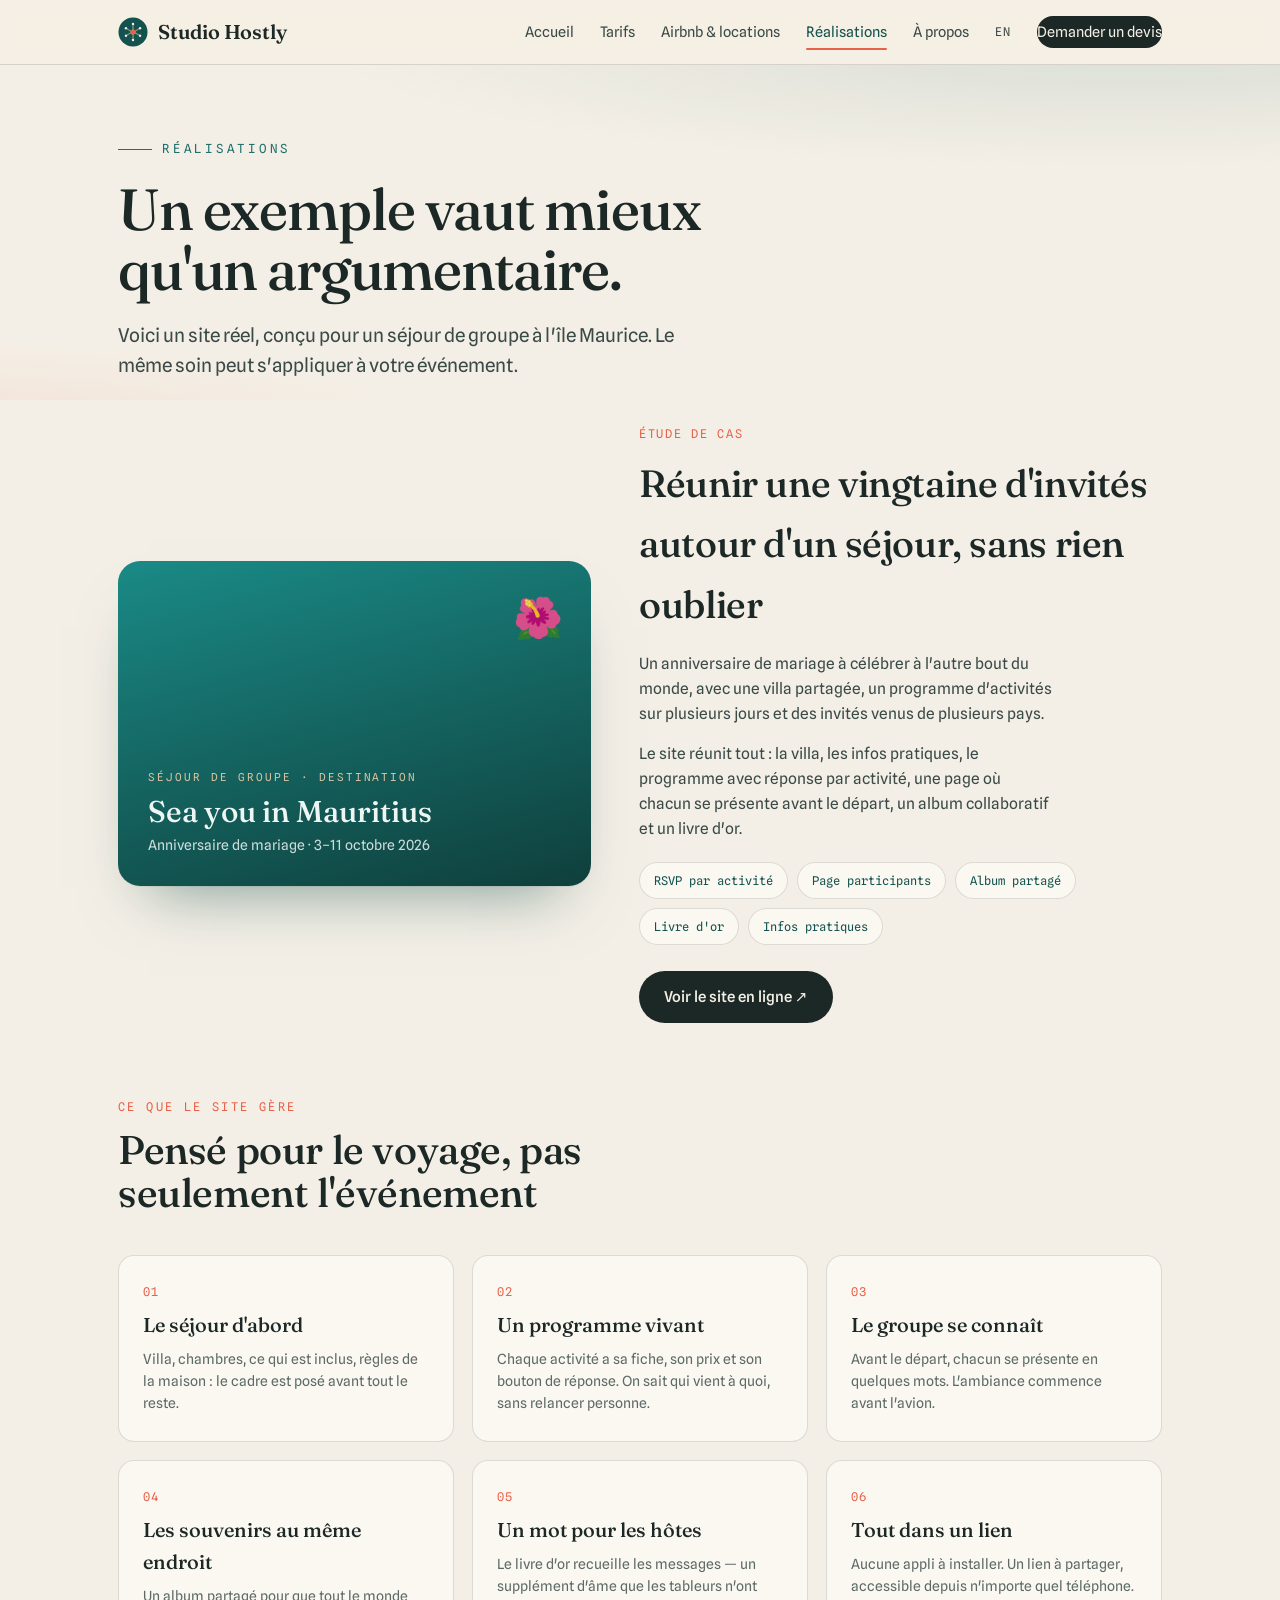
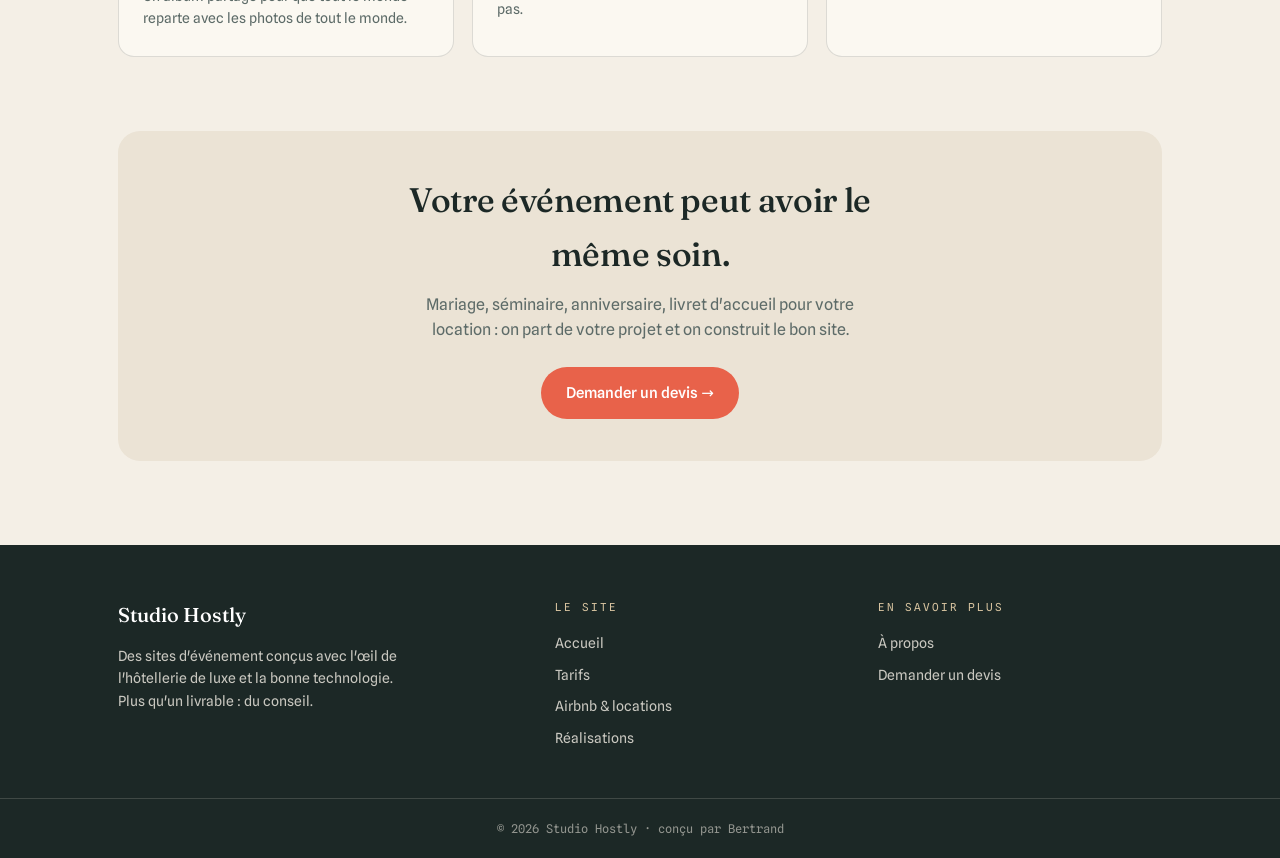
<file: realisations.html>
<!DOCTYPE html>
<html lang="fr">
<head>
<meta charset="UTF-8">
<meta name="viewport" content="width=device-width, initial-scale=1.0">
<title>Réalisations · Studio Hostly</title>
<meta name="description" content="Un exemple concret : le site d'un anniversaire de mariage à l'île Maurice. Programme, RSVP, participants, album et livre d'or.">
<link rel="preconnect" href="https://fonts.googleapis.com">
<link rel="preconnect" href="https://fonts.gstatic.com" crossorigin>
<link href="https://fonts.googleapis.com/css2?family=Fraunces:ital,opsz,wght@0,9..144,400;0,9..144,500;0,9..144,600;1,9..144,400&family=Spline+Sans:wght@400;500;600&family=Spline+Sans+Mono:wght@400;500&display=swap" rel="stylesheet">
<link rel="icon" type="image/svg+xml" href="assets/logo.svg">
<link rel="stylesheet" href="assets/style.css">
<style>
  .page-hero{position:relative;overflow:hidden;padding:74px 0 20px}
  .page-hero::before{content:"";position:absolute;inset:0;pointer-events:none;background:radial-gradient(110% 70% at 88% -10%,rgba(31,111,106,.14),transparent 58%),radial-gradient(70% 50% at -5% 110%,rgba(232,98,74,.10),transparent 55%)}
  .page-hero .eyebrow{font-family:'Spline Sans Mono',monospace;font-size:12.5px;letter-spacing:.22em;text-transform:uppercase;color:var(--sea);margin-bottom:20px;display:flex;align-items:center;gap:10px}
  .page-hero .eyebrow::before{content:"";width:34px;height:1px;background:var(--sea)}
  .page-hero h1{font-family:'Fraunces',serif;font-weight:500;font-size:clamp(34px,5vw,58px);line-height:1.04;letter-spacing:-.02em;max-width:18ch}
  .page-hero .lede{margin-top:20px;font-size:clamp(16px,1.7vw,19px);color:#3a4a47;max-width:52ch}

  .case{display:grid;grid-template-columns:.95fr 1.05fr;gap:48px;align-items:center}
  .case-media{
    border-radius:22px;overflow:hidden;box-shadow:var(--shadow-lg);
    background:linear-gradient(165deg,#1a8a86,#0f3f3c);position:relative;aspect-ratio:16/11;
    display:flex;align-items:flex-end;padding:30px;
  }
  .case-media::before{content:"🌺";position:absolute;top:24px;right:28px;font-size:40px;opacity:.9}
  .case-media .mlabel{color:#eef6f4}
  .case-media .mlabel .k{font-family:'Spline Sans Mono',monospace;font-size:11px;letter-spacing:.18em;text-transform:uppercase;color:var(--sand)}
  .case-media .mlabel .ti{font-family:'Fraunces',serif;font-size:30px;font-weight:500;margin-top:8px;line-height:1.1}
  .case-media .mlabel .ds{font-size:14px;color:rgba(238,246,244,.85);margin-top:6px}
  .case-tag{font-family:'Spline Sans Mono',monospace;font-size:12px;letter-spacing:.14em;text-transform:uppercase;color:var(--coral)}
  .case h2{font-family:'Fraunces',serif;font-weight:500;font-size:clamp(26px,3.4vw,38px);letter-spacing:-.01em;margin:10px 0 16px}
  .case p{color:#3a4a47;font-size:15.5px;margin-bottom:16px;max-width:46ch}
  .chips{display:flex;flex-wrap:wrap;gap:9px;margin:20px 0 26px}
  .chip{font-family:'Spline Sans Mono',monospace;font-size:12px;background:var(--card);border:1px solid var(--line);border-radius:100px;padding:8px 14px;color:var(--sea-deep)}

  .feats{display:grid;grid-template-columns:repeat(3,1fr);gap:18px;margin-top:8px}
  .fc{background:var(--card);border:1px solid var(--line);border-radius:16px;padding:26px 24px;transition:transform .35s,box-shadow .35s}
  .fc:hover{transform:translateY(-4px);box-shadow:var(--shadow)}
  .fc .n{font-family:'Spline Sans Mono',monospace;font-size:12px;color:var(--coral);letter-spacing:.1em}
  .fc h3{font-family:'Fraunces',serif;font-weight:500;font-size:20px;margin:8px 0 7px}
  .fc p{font-size:14px;color:var(--muted)}

  .more{background:var(--paper-2);border-radius:22px;padding:42px 40px;text-align:center}
  .more h2{font-family:'Fraunces',serif;font-weight:500;font-size:clamp(24px,3.2vw,34px);max-width:24ch;margin:0 auto 10px;letter-spacing:-.01em}
  .more p{color:var(--muted);max-width:48ch;margin:0 auto 24px}

  @media(max-width:860px){
    .case{grid-template-columns:1fr;gap:30px}
    .feats{grid-template-columns:1fr}
  }
</style>
</head>
<body>

<nav class="nav">
  <div class="nav-inner">
    <a href="index.html" class="brand"><svg class="mark" viewBox="0 0 64 64" fill="none" xmlns="http://www.w3.org/2000/svg" aria-label="Studio Hostly"><circle cx="32" cy="32" r="31" fill="#13524e"/><circle cx="32" cy="32" r="5.5" fill="#e8624a"/><circle cx="32" cy="15" r="2.6" fill="#f4efe6"/><circle cx="47" cy="24" r="2.6" fill="#f4efe6"/><circle cx="47" cy="40" r="2.6" fill="#f4efe6"/><circle cx="32" cy="49" r="2.6" fill="#f4efe6"/><circle cx="17" cy="40" r="2.6" fill="#f4efe6"/><circle cx="17" cy="24" r="2.6" fill="#f4efe6"/><path d="M32 18 L32 27 M44.5 25.5 L37 30 M44.5 38.5 L37 34 M32 46 L32 37 M19.5 38.5 L27 34 M19.5 25.5 L27 30" stroke="#d8c4a0" stroke-width="1.6" stroke-linecap="round"/></svg>Studio Hostly</a>
    <button class="burger" aria-label="Menu"><span></span><span></span><span></span></button>
    <div class="nav-links">
      <a href="index.html">Accueil</a>
      <a href="tarifs.html">Tarifs</a>
      <a href="airbnb.html">Airbnb &amp; locations</a>
      <a href="realisations.html" class="active">Réalisations</a>
      <a href="a-propos.html">À propos</a>
      <a href="en/realisations.html" class="lang-switch" style="font-family:'Spline Sans Mono',monospace;font-size:12px;letter-spacing:.08em">EN</a><a href="contact.html" class="nav-cta">Demander un devis</a>
    </div>
  </div>
</nav>

<header class="page-hero">
  <div class="wrap">
    <div class="eyebrow">Réalisations</div>
    <h1>Un exemple vaut mieux qu'un argumentaire.</h1>
    <p class="lede">Voici un site réel, conçu pour un séjour de groupe à l'île Maurice. Le même soin peut s'appliquer à votre événement.</p>
  </div>
</header>

<section style="padding-top:24px">
  <div class="wrap">
    <div class="case reveal">
      <div class="case-media">
        <div class="mlabel">
          <div class="k">Séjour de groupe · destination</div>
          <div class="ti">Sea you in Mauritius</div>
          <div class="ds">Anniversaire de mariage · 3–11 octobre 2026</div>
        </div>
      </div>
      <div>
        <div class="case-tag">Étude de cas</div>
        <h2>Réunir une vingtaine d'invités autour d'un séjour, sans rien oublier</h2>
        <p>Un anniversaire de mariage à célébrer à l'autre bout du monde, avec une villa partagée, un programme d'activités sur plusieurs jours et des invités venus de plusieurs pays.</p>
        <p>Le site réunit tout : la villa, les infos pratiques, le programme avec réponse par activité, une page où chacun se présente avant le départ, un album collaboratif et un livre d'or.</p>
        <div class="chips">
          <span class="chip">RSVP par activité</span>
          <span class="chip">Page participants</span>
          <span class="chip">Album partagé</span>
          <span class="chip">Livre d'or</span>
          <span class="chip">Infos pratiques</span>
        </div>
        <a href="https://sea-you-in-mauritius.info/" target="_blank" rel="noopener" class="btn btn-dark">Voir le site en ligne ↗</a>
      </div>
    </div>
  </div>
</section>

<section style="padding-top:10px">
  <div class="wrap">
    <div class="sec-head reveal">
      <div class="sec-kicker">Ce que le site gère</div>
      <div class="sec-title">Pensé pour le voyage, pas seulement l'événement</div>
    </div>
    <div class="feats">
      <div class="fc reveal"><div class="n">01</div><h3>Le séjour d'abord</h3><p>Villa, chambres, ce qui est inclus, règles de la maison : le cadre est posé avant tout le reste.</p></div>
      <div class="fc reveal"><div class="n">02</div><h3>Un programme vivant</h3><p>Chaque activité a sa fiche, son prix et son bouton de réponse. On sait qui vient à quoi, sans relancer personne.</p></div>
      <div class="fc reveal"><div class="n">03</div><h3>Le groupe se connaît</h3><p>Avant le départ, chacun se présente en quelques mots. L'ambiance commence avant l'avion.</p></div>
      <div class="fc reveal"><div class="n">04</div><h3>Les souvenirs au même endroit</h3><p>Un album partagé pour que tout le monde reparte avec les photos de tout le monde.</p></div>
      <div class="fc reveal"><div class="n">05</div><h3>Un mot pour les hôtes</h3><p>Le livre d'or recueille les messages — un supplément d'âme que les tableurs n'ont pas.</p></div>
      <div class="fc reveal"><div class="n">06</div><h3>Tout dans un lien</h3><p>Aucune appli à installer. Un lien à partager, accessible depuis n'importe quel téléphone.</p></div>
    </div>
  </div>
</section>

<section style="padding-top:10px">
  <div class="wrap">
    <div class="more reveal">
      <h2>Votre événement peut avoir le même soin.</h2>
      <p>Mariage, séminaire, anniversaire, livret d'accueil pour votre location : on part de votre projet et on construit le bon site.</p>
      <a href="contact.html" class="btn btn-primary">Demander un devis →</a>
    </div>
  </div>
</section>

<footer class="foot">
  <div class="foot-inner">
    <div>
      <h5>Studio Hostly</h5>
      <p>Des sites d'événement conçus avec l'œil de l'hôtellerie de luxe et la bonne technologie. Plus qu'un livrable : du conseil.</p>
    </div>
    <div>
      <div class="foot-label">Le site</div>
      <a href="index.html">Accueil</a>
      <a href="tarifs.html">Tarifs</a>
      <a href="airbnb.html">Airbnb &amp; locations</a>
      <a href="realisations.html">Réalisations</a>
    </div>
    <div>
      <div class="foot-label">En savoir plus</div>
      <a href="a-propos.html">À propos</a>
      <a href="contact.html">Demander un devis</a>
    </div>
  </div>
  <div class="foot-bottom">© 2026 Studio Hostly · conçu par Bertrand</div>
</footer>

<script src="assets/app.js"></script>
</body>
</html>
</file>
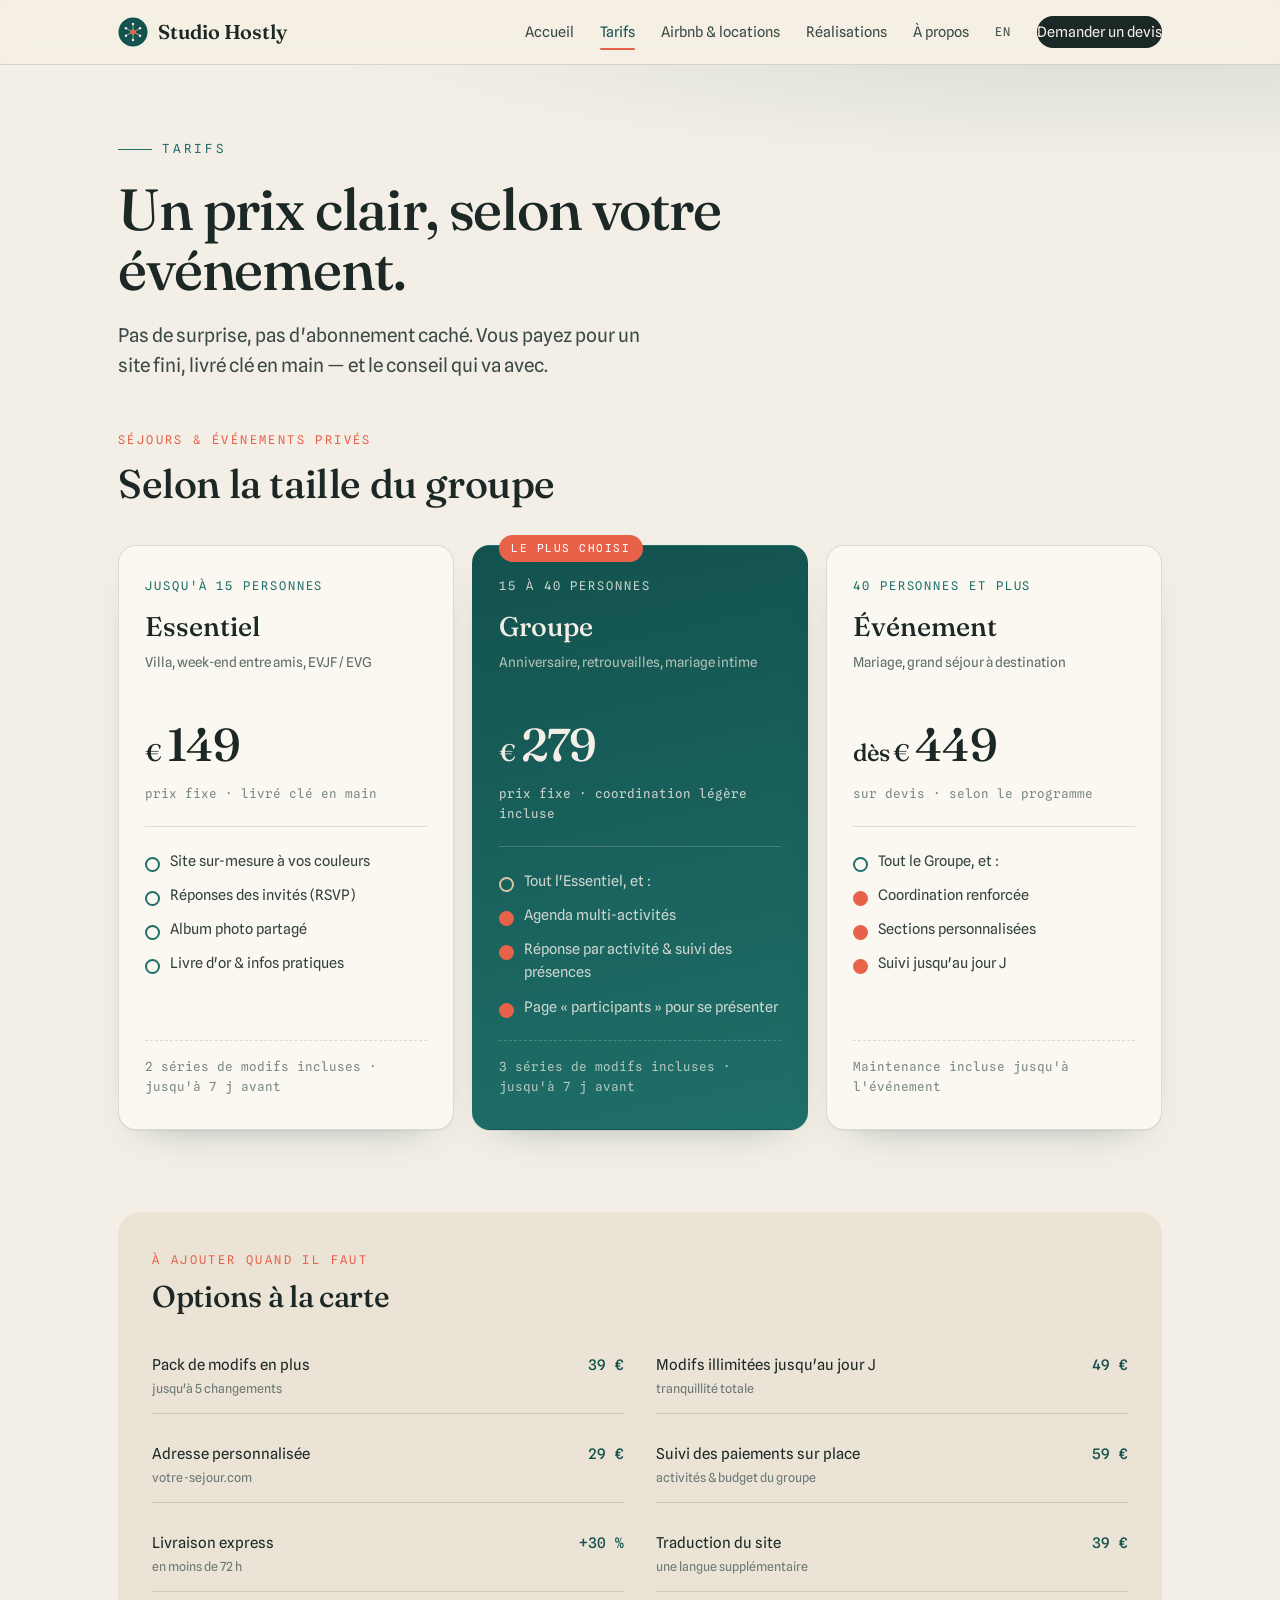
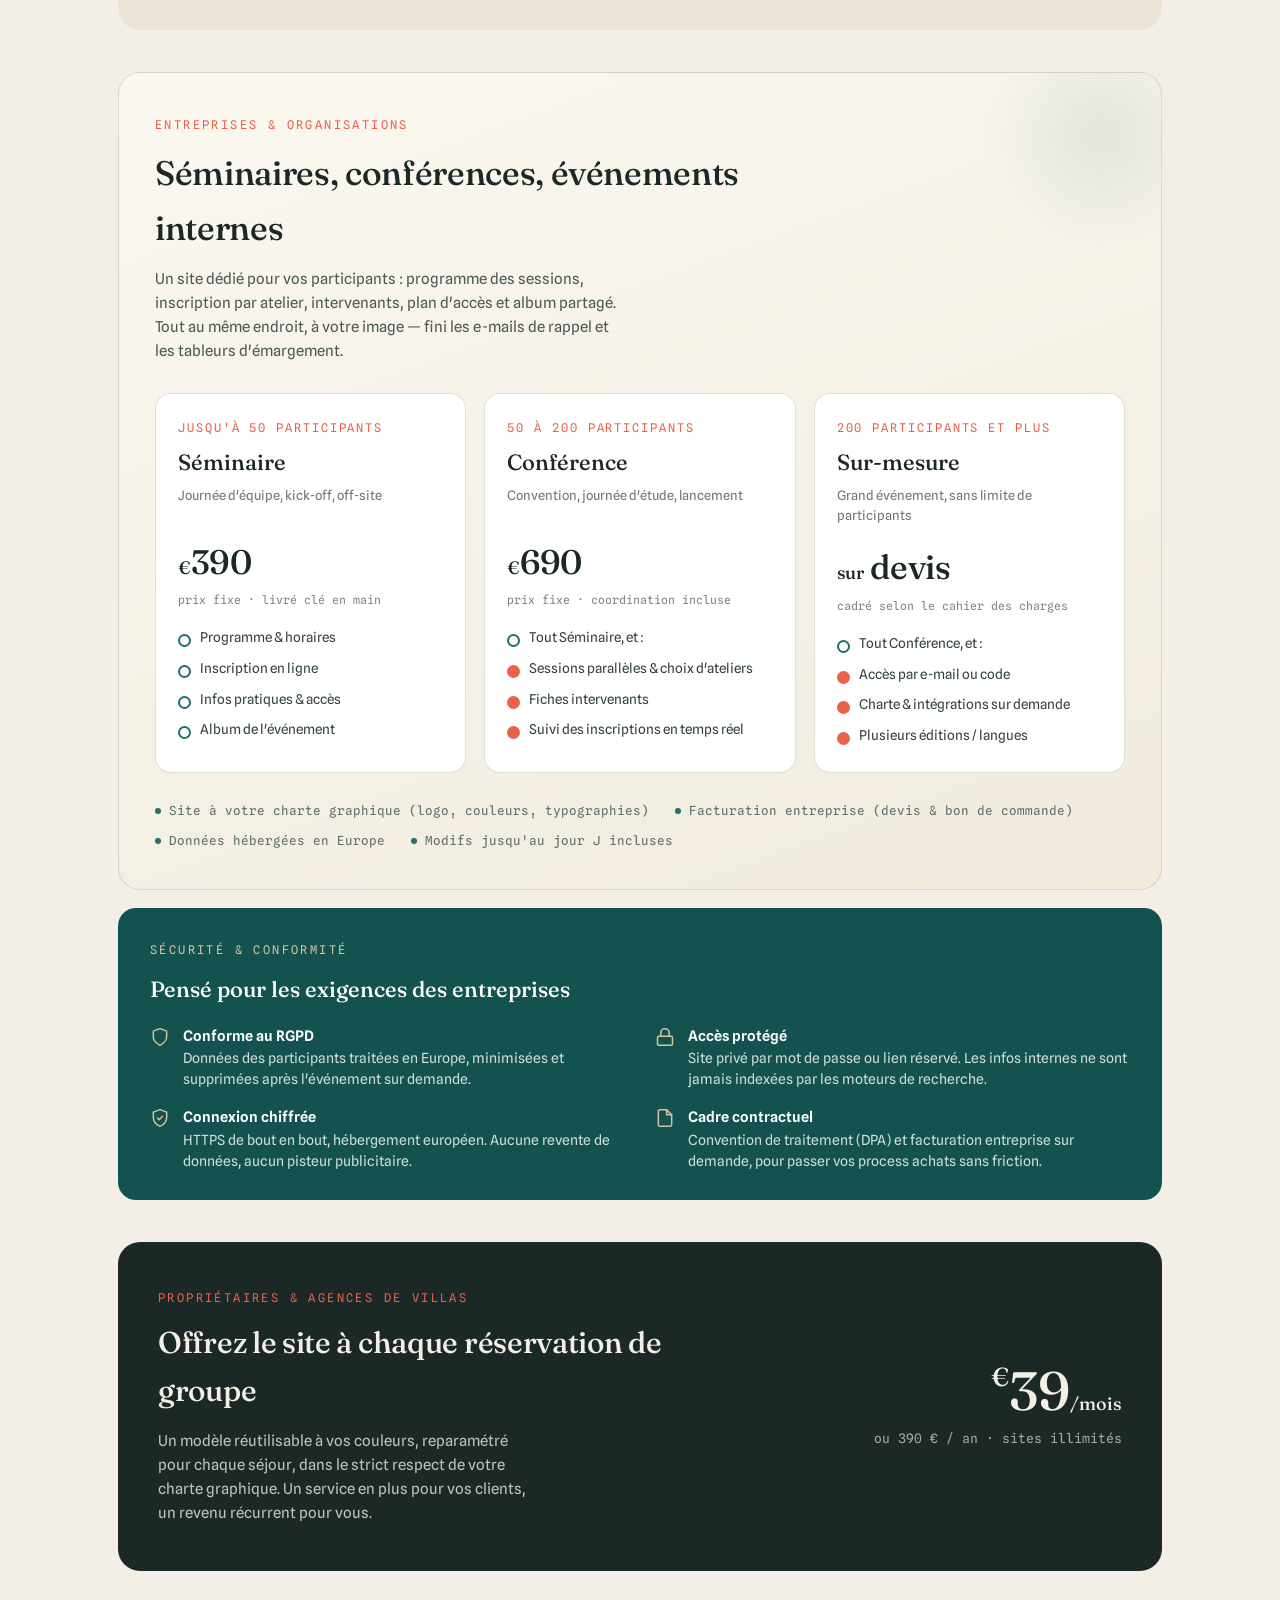
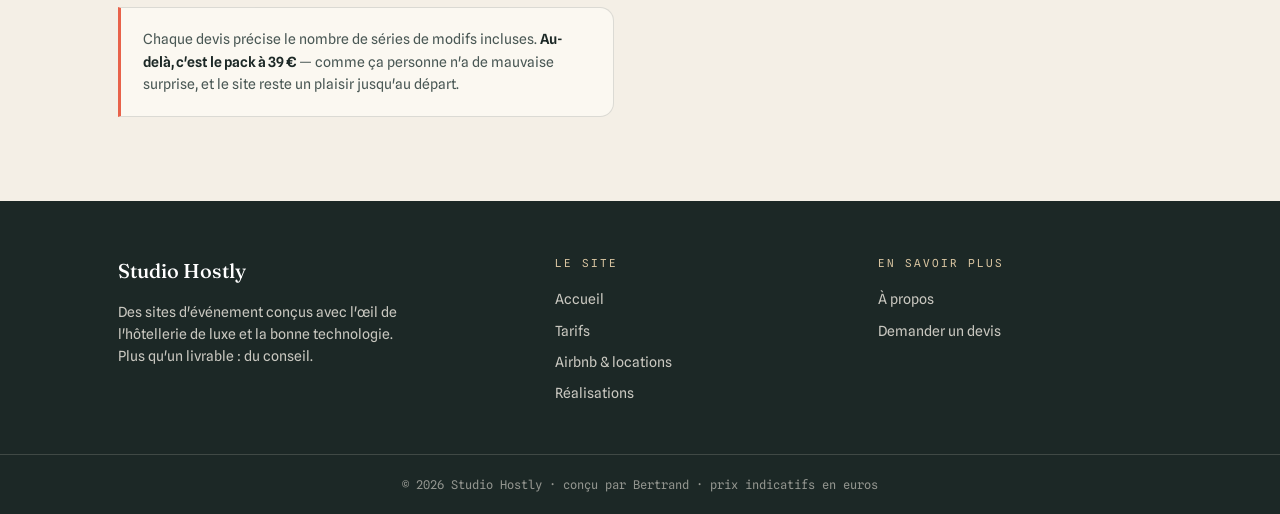
<file: tarifs.html>
<!DOCTYPE html>
<html lang="fr">
<head>
<meta charset="UTF-8">
<meta name="viewport" content="width=device-width, initial-scale=1.0">
<title>Tarifs · Studio Hostly</title>
<meta name="description" content="Des prix clairs selon la taille de votre groupe ou de votre événement. Séjours, mariages, événements d'entreprise, livrets d'accueil.">
<link rel="preconnect" href="https://fonts.googleapis.com">
<link rel="preconnect" href="https://fonts.gstatic.com" crossorigin>
<link href="https://fonts.googleapis.com/css2?family=Fraunces:ital,opsz,wght@0,9..144,400;0,9..144,500;0,9..144,600;1,9..144,400&family=Spline+Sans:wght@400;500;600&family=Spline+Sans+Mono:wght@400;500&display=swap" rel="stylesheet">
<link rel="icon" type="image/svg+xml" href="assets/logo.svg">
<link rel="stylesheet" href="assets/style.css">
<style>
  .page-hero{position:relative;overflow:hidden;padding:74px 0 20px}
  .page-hero::before{content:"";position:absolute;inset:0;pointer-events:none;background:radial-gradient(110% 70% at 88% -10%,rgba(31,111,106,.14),transparent 58%)}
  .page-hero .eyebrow{font-family:'Spline Sans Mono',monospace;font-size:12.5px;letter-spacing:.22em;text-transform:uppercase;color:var(--sea);margin-bottom:20px;display:flex;align-items:center;gap:10px}
  .page-hero .eyebrow::before{content:"";width:34px;height:1px;background:var(--sea)}
  .page-hero h1{font-family:'Fraunces',serif;font-weight:500;font-size:clamp(34px,5vw,58px);line-height:1.04;letter-spacing:-.02em;max-width:18ch}
  .page-hero .lede{margin-top:20px;font-size:clamp(16px,1.7vw,19px);color:#3a4a47;max-width:50ch}

  .tiers{display:grid;grid-template-columns:repeat(3,1fr);gap:18px;align-items:stretch}
  .tier{background:var(--card);border:1px solid var(--line);border-radius:18px;padding:30px 26px 32px;display:flex;flex-direction:column;box-shadow:var(--shadow);position:relative;transition:transform .35s cubic-bezier(.2,.8,.2,1),box-shadow .35s}
  .tier:hover{transform:translateY(-5px);box-shadow:var(--shadow-lg)}
  .tier.feature{background:linear-gradient(168deg,var(--sea-deep),var(--sea));color:#f4efe6;border-color:transparent}
  .tier.feature .cap,.tier.feature .price-note,.tier.feature li{color:rgba(244,239,230,.82)}
  .tier-flag{position:absolute;top:-11px;left:26px;background:var(--coral);color:#fff;font-family:'Spline Sans Mono',monospace;font-size:11px;letter-spacing:.14em;text-transform:uppercase;padding:5px 12px;border-radius:100px}
  .cap{font-family:'Spline Sans Mono',monospace;font-size:12px;letter-spacing:.16em;text-transform:uppercase;color:var(--sea)}
  .tier-name{font-family:'Fraunces',serif;font-weight:500;font-size:27px;margin:10px 0 4px}
  .tier-for{font-size:13.5px;color:var(--muted);min-height:38px}
  .tier.feature .tier-for{color:rgba(244,239,230,.7)}
  .price{font-family:'Fraunces',serif;font-size:46px;font-weight:500;letter-spacing:-.02em;margin:18px 0 2px;display:flex;align-items:baseline;gap:6px}
  .price .cur{font-size:24px}
  .price-note{font-size:12.5px;color:#7a8784;font-family:'Spline Sans Mono',monospace}
  .div{height:1px;background:var(--line);margin:22px 0}
  .tier.feature .div{background:rgba(244,239,230,.2)}
  .tier ul{list-style:none;display:flex;flex-direction:column;gap:11px;flex:1}
  .tier li{font-size:14.5px;padding-left:25px;position:relative;color:#33423f}
  .tier li::before{content:"";position:absolute;left:0;top:8px;width:11px;height:11px;border-radius:50%;border:2px solid var(--sea)}
  .tier.feature li::before{border-color:var(--sand)}
  .tier li.plus::before{background:var(--coral);border-color:var(--coral)}
  .updates{margin-top:22px;font-size:12.5px;font-family:'Spline Sans Mono',monospace;color:#7a8784;padding-top:16px;border-top:1px dashed var(--line)}
  .tier.feature .updates{color:rgba(244,239,230,.7);border-top-color:rgba(244,239,230,.22)}

  .addons{background:var(--paper-2);border-radius:22px;padding:38px 34px;margin-top:8px}
  .addon-grid{display:grid;grid-template-columns:repeat(2,1fr);gap:14px 32px;margin-top:26px}
  .addon{display:flex;justify-content:space-between;align-items:baseline;gap:16px;padding:14px 0;border-bottom:1px solid var(--line)}
  .addon-name{font-size:15px}
  .addon-name span{display:block;font-size:12.5px;color:#6a7875;margin-top:2px}
  .addon-price{font-family:'Spline Sans Mono',monospace;font-weight:500;color:var(--sea-deep);white-space:nowrap;font-size:14.5px}

  .corp{margin-top:42px;background:linear-gradient(160deg,#fbf8f1,#f1ebde);border:1px solid var(--line);border-radius:22px;padding:42px 36px 38px;position:relative;overflow:hidden}
  .corp::after{content:"";position:absolute;right:-60px;top:-60px;width:240px;height:240px;border-radius:50%;background:radial-gradient(circle,rgba(31,111,106,.10),transparent 70%);pointer-events:none}
  .corp-head{max-width:60ch;position:relative;z-index:1}
  .corp h3{font-family:'Fraunces',serif;font-weight:500;font-size:clamp(24px,3.4vw,34px);letter-spacing:-.01em;margin:10px 0 12px}
  .corp-head p{font-size:15px;color:#4a5855;max-width:52ch}
  .corp-grid{display:grid;grid-template-columns:repeat(3,1fr);gap:18px;margin-top:30px;position:relative;z-index:1}
  .corp-card{background:#fff;border:1px solid var(--line);border-radius:16px;padding:24px 22px 26px;display:flex;flex-direction:column}
  .corp-card .cap{color:var(--coral)}
  .corp-card h4{font-family:'Fraunces',serif;font-weight:500;font-size:22px;margin:8px 0 4px}
  .corp-for{font-size:13px;color:#6a7875;min-height:36px}
  .corp-price{font-family:'Fraunces',serif;font-size:34px;font-weight:500;margin:14px 0 2px;letter-spacing:-.01em}
  .corp-price .cur{font-size:18px}
  .corp-note{font-family:'Spline Sans Mono',monospace;font-size:11.5px;color:#7a8784}
  .corp-list{margin-top:18px;display:flex;flex-direction:column;gap:9px;flex:1;list-style:none}
  .corp-list li{font-size:13.5px;padding-left:22px;position:relative;color:#33423f}
  .corp-list li::before{content:"";position:absolute;left:0;top:7px;width:9px;height:9px;border-radius:50%;border:2px solid var(--sea)}
  .corp-list li.plus::before{background:var(--coral);border-color:var(--coral)}
  .corp-foot{margin-top:28px;position:relative;z-index:1;display:flex;flex-wrap:wrap;gap:10px 26px;font-family:'Spline Sans Mono',monospace;font-size:12.5px;color:#5d6b68}
  .corp-foot span{display:inline-flex;align-items:center;gap:8px}
  .corp-foot span::before{content:"";width:6px;height:6px;border-radius:50%;background:var(--sea)}

  .trust{margin-top:18px;background:var(--sea-deep);color:#eef4f2;border-radius:18px;padding:32px 32px 28px}
  .trust .sec-kicker{color:var(--sand)}
  .trust h4{font-family:'Fraunces',serif;font-weight:500;font-size:22px;margin:8px 0 18px;color:#fff}
  .trust-grid{display:grid;grid-template-columns:repeat(2,1fr);gap:16px 30px}
  .trust-item{display:flex;gap:13px;align-items:flex-start;font-size:14px;color:rgba(238,244,242,.86);line-height:1.5}
  .trust-item svg{flex:none;margin-top:2px}
  .trust-item b{color:#fff;font-weight:600;display:block;font-size:14.5px;margin-bottom:2px}

  .b2b{margin-top:42px;background:var(--ink);color:var(--paper);border-radius:22px;padding:46px 40px;display:grid;grid-template-columns:1.3fr 1fr;gap:36px;align-items:center}
  .b2b .sec-kicker{color:var(--coral)}
  .b2b h3{font-family:'Fraunces',serif;font-weight:500;font-size:30px;margin:10px 0 14px;letter-spacing:-.01em}
  .b2b p{color:rgba(244,239,230,.78);font-size:15px;max-width:42ch}
  .b2b-price{text-align:right}
  .b2b-price .big{font-family:'Fraunces',serif;font-size:54px;font-weight:500;line-height:1}
  .b2b-price .alt{font-family:'Spline Sans Mono',monospace;font-size:13px;color:rgba(244,239,230,.65);margin-top:10px}
  .b2b-price .cur{font-size:26px;vertical-align:top}

  .guard{margin:36px 0 0;display:flex;gap:14px;align-items:flex-start;font-size:14px;color:#4a5855;background:var(--card);border:1px solid var(--line);border-left:3px solid var(--coral);padding:20px 22px;border-radius:0 14px 14px 0;max-width:62ch}
  .guard b{color:var(--ink);font-weight:600}

  @media(max-width:860px){
    .tiers{grid-template-columns:1fr;max-width:440px;margin:0 auto}
    .addon-grid{grid-template-columns:1fr}
    .corp-grid{grid-template-columns:1fr}
    .trust-grid{grid-template-columns:1fr}
    .b2b{grid-template-columns:1fr;text-align:left}
    .b2b-price{text-align:left}
  }
</style>
</head>
<body>

<nav class="nav">
  <div class="nav-inner">
    <a href="index.html" class="brand"><svg class="mark" viewBox="0 0 64 64" fill="none" xmlns="http://www.w3.org/2000/svg" aria-label="Studio Hostly"><circle cx="32" cy="32" r="31" fill="#13524e"/><circle cx="32" cy="32" r="5.5" fill="#e8624a"/><circle cx="32" cy="15" r="2.6" fill="#f4efe6"/><circle cx="47" cy="24" r="2.6" fill="#f4efe6"/><circle cx="47" cy="40" r="2.6" fill="#f4efe6"/><circle cx="32" cy="49" r="2.6" fill="#f4efe6"/><circle cx="17" cy="40" r="2.6" fill="#f4efe6"/><circle cx="17" cy="24" r="2.6" fill="#f4efe6"/><path d="M32 18 L32 27 M44.5 25.5 L37 30 M44.5 38.5 L37 34 M32 46 L32 37 M19.5 38.5 L27 34 M19.5 25.5 L27 30" stroke="#d8c4a0" stroke-width="1.6" stroke-linecap="round"/></svg>Studio Hostly</a>
    <button class="burger" aria-label="Menu"><span></span><span></span><span></span></button>
    <div class="nav-links">
      <a href="index.html">Accueil</a>
      <a href="tarifs.html" class="active">Tarifs</a>
      <a href="airbnb.html">Airbnb &amp; locations</a>
      <a href="realisations.html">Réalisations</a>
      <a href="a-propos.html">À propos</a>
      <a href="en/tarifs.html" class="lang-switch" style="font-family:'Spline Sans Mono',monospace;font-size:12px;letter-spacing:.08em">EN</a><a href="contact.html" class="nav-cta">Demander un devis</a>
    </div>
  </div>
</nav>

<header class="page-hero">
  <div class="wrap">
    <div class="eyebrow">Tarifs</div>
    <h1>Un prix clair, selon votre événement.</h1>
    <p class="lede">Pas de surprise, pas d'abonnement caché. Vous payez pour un site fini, livré clé en main — et le conseil qui va avec.</p>
  </div>
</header>

<!-- SÉJOURS -->
<section style="padding-top:30px">
  <div class="wrap">
    <div class="sec-head reveal">
      <div class="sec-kicker">Séjours &amp; événements privés</div>
      <div class="sec-title">Selon la taille du groupe</div>
    </div>
    <div class="tiers">
      <div class="tier reveal">
        <div class="cap">Jusqu'à 15 personnes</div>
        <div class="tier-name">Essentiel</div>
        <div class="tier-for">Villa, week-end entre amis, EVJF / EVG</div>
        <div class="price"><span class="cur">€</span>149</div>
        <div class="price-note">prix fixe · livré clé en main</div>
        <div class="div"></div>
        <ul>
          <li>Site sur-mesure à vos couleurs</li>
          <li>Réponses des invités (RSVP)</li>
          <li>Album photo partagé</li>
          <li>Livre d'or &amp; infos pratiques</li>
        </ul>
        <div class="updates">2 séries de modifs incluses · jusqu'à 7 j avant</div>
      </div>
      <div class="tier feature reveal">
        <div class="tier-flag">Le plus choisi</div>
        <div class="cap">15 à 40 personnes</div>
        <div class="tier-name">Groupe</div>
        <div class="tier-for">Anniversaire, retrouvailles, mariage intime</div>
        <div class="price"><span class="cur">€</span>279</div>
        <div class="price-note">prix fixe · coordination légère incluse</div>
        <div class="div"></div>
        <ul>
          <li>Tout l'Essentiel, et&nbsp;:</li>
          <li class="plus">Agenda multi-activités</li>
          <li class="plus">Réponse par activité &amp; suivi des présences</li>
          <li class="plus">Page « participants » pour se présenter</li>
        </ul>
        <div class="updates">3 séries de modifs incluses · jusqu'à 7 j avant</div>
      </div>
      <div class="tier reveal">
        <div class="cap">40 personnes et plus</div>
        <div class="tier-name">Événement</div>
        <div class="tier-for">Mariage, grand séjour à destination</div>
        <div class="price"><span class="cur">dès €</span>449</div>
        <div class="price-note">sur devis · selon le programme</div>
        <div class="div"></div>
        <ul>
          <li>Tout le Groupe, et&nbsp;:</li>
          <li class="plus">Coordination renforcée</li>
          <li class="plus">Sections personnalisées</li>
          <li class="plus">Suivi jusqu'au jour J</li>
        </ul>
        <div class="updates">Maintenance incluse jusqu'à l'événement</div>
      </div>
    </div>
  </div>
</section>

<!-- OPTIONS -->
<section style="padding-top:10px">
  <div class="wrap">
    <div class="addons reveal">
      <div class="sec-kicker">À ajouter quand il faut</div>
      <div class="sec-title" style="font-size:clamp(22px,3vw,30px)">Options à la carte</div>
      <div class="addon-grid">
        <div class="addon"><div class="addon-name">Pack de modifs en plus<span>jusqu'à 5 changements</span></div><div class="addon-price">39 €</div></div>
        <div class="addon"><div class="addon-name">Modifs illimitées jusqu'au jour J<span>tranquillité totale</span></div><div class="addon-price">49 €</div></div>
        <div class="addon"><div class="addon-name">Adresse personnalisée<span>votre-sejour.com</span></div><div class="addon-price">29 €</div></div>
        <div class="addon"><div class="addon-name">Suivi des paiements sur place<span>activités &amp; budget du groupe</span></div><div class="addon-price">59 €</div></div>
        <div class="addon"><div class="addon-name">Livraison express<span>en moins de 72 h</span></div><div class="addon-price">+30 %</div></div>
        <div class="addon"><div class="addon-name">Traduction du site<span>une langue supplémentaire</span></div><div class="addon-price">39 €</div></div>
      </div>
    </div>

    <!-- CORPORATE -->
    <div class="corp reveal">
      <div class="corp-head">
        <div class="sec-kicker">Entreprises &amp; organisations</div>
        <h3>Séminaires, conférences, événements internes</h3>
        <p>Un site dédié pour vos participants : programme des sessions, inscription par atelier, intervenants, plan d'accès et album partagé. Tout au même endroit, à votre image — fini les e-mails de rappel et les tableurs d'émargement.</p>
      </div>
      <div class="corp-grid">
        <div class="corp-card">
          <div class="cap">Jusqu'à 50 participants</div>
          <h4>Séminaire</h4>
          <div class="corp-for">Journée d'équipe, kick-off, off-site</div>
          <div class="corp-price"><span class="cur">€</span>390</div>
          <div class="corp-note">prix fixe · livré clé en main</div>
          <ul class="corp-list">
            <li>Programme &amp; horaires</li>
            <li>Inscription en ligne</li>
            <li>Infos pratiques &amp; accès</li>
            <li>Album de l'événement</li>
          </ul>
        </div>
        <div class="corp-card">
          <div class="cap">50 à 200 participants</div>
          <h4>Conférence</h4>
          <div class="corp-for">Convention, journée d'étude, lancement</div>
          <div class="corp-price"><span class="cur">€</span>690</div>
          <div class="corp-note">prix fixe · coordination incluse</div>
          <ul class="corp-list">
            <li>Tout Séminaire, et&nbsp;:</li>
            <li class="plus">Sessions parallèles &amp; choix d'ateliers</li>
            <li class="plus">Fiches intervenants</li>
            <li class="plus">Suivi des inscriptions en temps réel</li>
          </ul>
        </div>
        <div class="corp-card">
          <div class="cap">200 participants et plus</div>
          <h4>Sur-mesure</h4>
          <div class="corp-for">Grand événement, sans limite de participants</div>
          <div class="corp-price"><span class="cur">sur</span> devis</div>
          <div class="corp-note">cadré selon le cahier des charges</div>
          <ul class="corp-list">
            <li>Tout Conférence, et&nbsp;:</li>
            <li class="plus">Accès par e-mail ou code</li>
            <li class="plus">Charte &amp; intégrations sur demande</li>
            <li class="plus">Plusieurs éditions / langues</li>
          </ul>
        </div>
      </div>
      <div class="corp-foot">
        <span>Site à votre charte graphique (logo, couleurs, typographies)</span>
        <span>Facturation entreprise (devis &amp; bon de commande)</span>
        <span>Données hébergées en Europe</span>
        <span>Modifs jusqu'au jour J incluses</span>
      </div>
    </div>

    <!-- SECURITY / RGPD -->
    <div class="trust reveal">
      <div class="sec-kicker">Sécurité &amp; conformité</div>
      <h4>Pensé pour les exigences des entreprises</h4>
      <div class="trust-grid">
        <div class="trust-item">
          <svg width="20" height="20" viewBox="0 0 24 24" fill="none" stroke="#d8c4a0" stroke-width="1.8" stroke-linecap="round" stroke-linejoin="round"><path d="M12 22s8-4 8-10V5l-8-3-8 3v7c0 6 8 10 8 10z"/></svg>
          <div><b>Conforme au RGPD</b>Données des participants traitées en Europe, minimisées et supprimées après l'événement sur demande.</div>
        </div>
        <div class="trust-item">
          <svg width="20" height="20" viewBox="0 0 24 24" fill="none" stroke="#d8c4a0" stroke-width="1.8" stroke-linecap="round" stroke-linejoin="round"><rect x="3" y="11" width="18" height="11" rx="2"/><path d="M7 11V7a5 5 0 0 1 10 0v4"/></svg>
          <div><b>Accès protégé</b>Site privé par mot de passe ou lien réservé. Les infos internes ne sont jamais indexées par les moteurs de recherche.</div>
        </div>
        <div class="trust-item">
          <svg width="20" height="20" viewBox="0 0 24 24" fill="none" stroke="#d8c4a0" stroke-width="1.8" stroke-linecap="round" stroke-linejoin="round"><path d="M12 2 4 5v6c0 5 3.5 9 8 11 4.5-2 8-6 8-11V5z"/><path d="m9 12 2 2 4-4"/></svg>
          <div><b>Connexion chiffrée</b>HTTPS de bout en bout, hébergement européen. Aucune revente de données, aucun pisteur publicitaire.</div>
        </div>
        <div class="trust-item">
          <svg width="20" height="20" viewBox="0 0 24 24" fill="none" stroke="#d8c4a0" stroke-width="1.8" stroke-linecap="round" stroke-linejoin="round"><path d="M14 2H6a2 2 0 0 0-2 2v16a2 2 0 0 0 2 2h12a2 2 0 0 0 2-2V8z"/><path d="M14 2v6h6"/></svg>
          <div><b>Cadre contractuel</b>Convention de traitement (DPA) et facturation entreprise sur demande, pour passer vos process achats sans friction.</div>
        </div>
      </div>
    </div>

    <!-- B2B VILLAS -->
    <div class="b2b reveal">
      <div>
        <div class="sec-kicker">Propriétaires &amp; agences de villas</div>
        <h3>Offrez le site à chaque réservation de groupe</h3>
        <p>Un modèle réutilisable à vos couleurs, reparamétré pour chaque séjour, dans le strict respect de votre charte graphique. Un service en plus pour vos clients, un revenu récurrent pour vous.</p>
      </div>
      <div class="b2b-price">
        <div class="big"><span class="cur">€</span>39<span style="font-size:18px">/mois</span></div>
        <div class="alt">ou 390 € / an · sites illimités</div>
      </div>
    </div>

    <div class="guard reveal">
      <div>Chaque devis précise le nombre de séries de modifs incluses. <b>Au-delà, c'est le pack à 39 €</b> — comme ça personne n'a de mauvaise surprise, et le site reste un plaisir jusqu'au départ.</div>
    </div>
  </div>
</section>

<footer class="foot">
  <div class="foot-inner">
    <div>
      <h5>Studio Hostly</h5>
      <p>Des sites d'événement conçus avec l'œil de l'hôtellerie de luxe et la bonne technologie. Plus qu'un livrable : du conseil.</p>
    </div>
    <div>
      <div class="foot-label">Le site</div>
      <a href="index.html">Accueil</a>
      <a href="tarifs.html">Tarifs</a>
      <a href="airbnb.html">Airbnb &amp; locations</a>
      <a href="realisations.html">Réalisations</a>
    </div>
    <div>
      <div class="foot-label">En savoir plus</div>
      <a href="a-propos.html">À propos</a>
      <a href="contact.html">Demander un devis</a>
    </div>
  </div>
  <div class="foot-bottom">© 2026 Studio Hostly · conçu par Bertrand · prix indicatifs en euros</div>
</footer>

<script src="assets/app.js"></script>
</body>
</html>
</file>
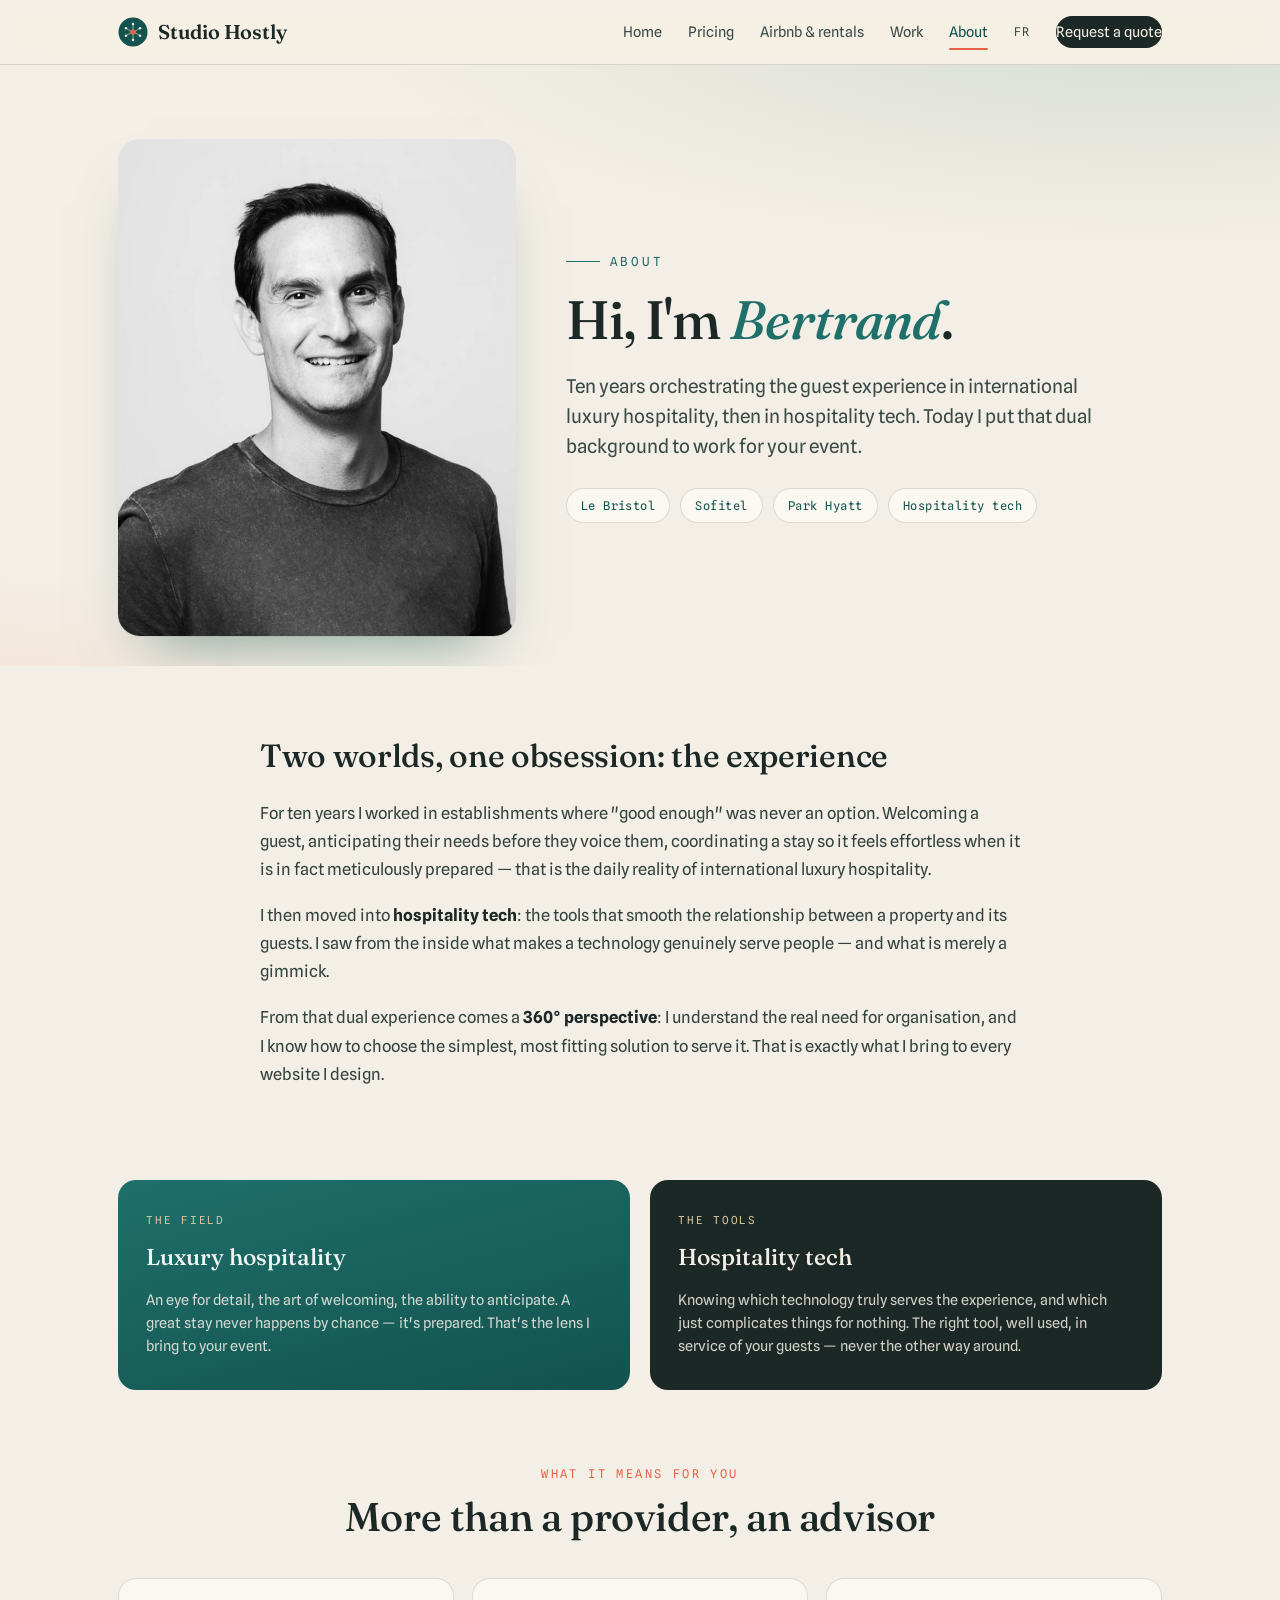
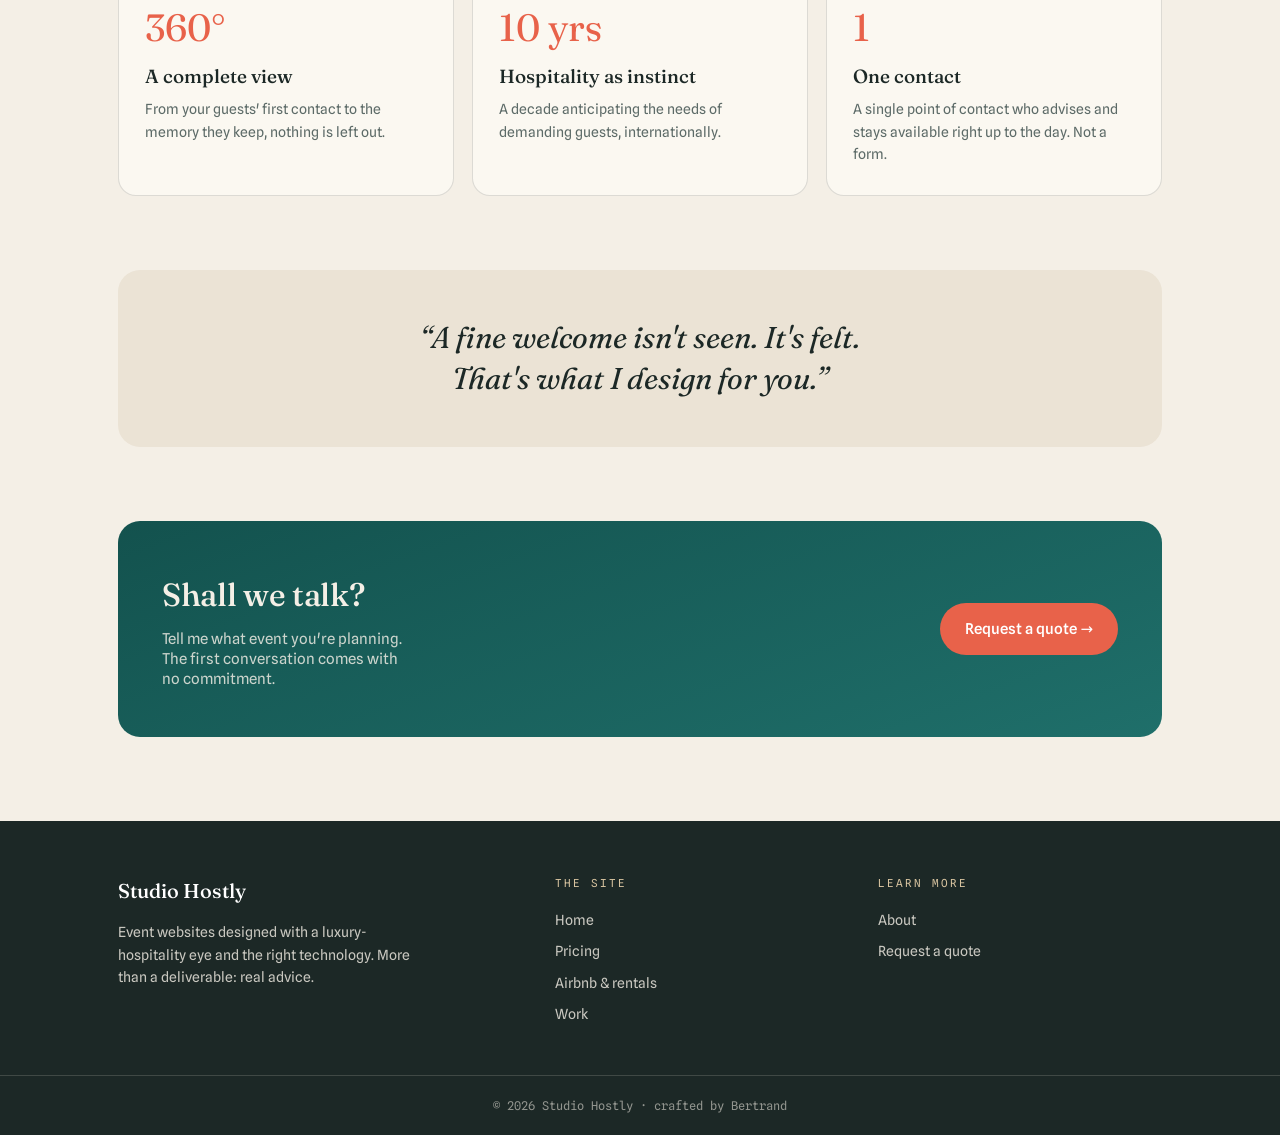
<file: en/a-propos.html>
<!DOCTYPE html>
<html lang="en">
<head>
<meta charset="UTF-8">
<meta name="viewport" content="width=device-width, initial-scale=1.0">
<title>About · Bertrand — Studio Hostly</title>
<meta name="description" content="Ten years of international luxury hospitality and hospitality tech: a 360° view of what organisation really needs and the right technology to serve it.">
<link rel="preconnect" href="https://fonts.googleapis.com">
<link rel="preconnect" href="https://fonts.gstatic.com" crossorigin>
<link href="https://fonts.googleapis.com/css2?family=Fraunces:ital,opsz,wght@0,9..144,400;0,9..144,500;0,9..144,600;1,9..144,400;1,9..144,500&family=Spline+Sans:wght@400;500;600&family=Spline+Sans+Mono:wght@400;500&display=swap" rel="stylesheet">
<link rel="icon" type="image/svg+xml" href="../assets/logo.svg">
<link rel="stylesheet" href="../assets/style.css">
<style>
  .about-hero{position:relative;overflow:hidden;padding:74px 0 30px}
  .about-hero::before{content:"";position:absolute;inset:0;pointer-events:none;background:radial-gradient(110% 70% at 90% -10%,rgba(31,111,106,.15),transparent 58%),radial-gradient(70% 50% at -5% 110%,rgba(232,98,74,.10),transparent 55%)}
  .about-grid{display:grid;grid-template-columns:.8fr 1.2fr;gap:50px;align-items:center;position:relative}
  .portrait{position:relative;border-radius:22px;overflow:hidden;box-shadow:var(--shadow-lg);background:var(--paper-2);aspect-ratio:4/5}
  .portrait img{width:100%;height:100%;object-fit:cover;display:block}
  .portrait .ph{position:absolute;inset:0;display:flex;flex-direction:column;align-items:center;justify-content:center;gap:12px;color:var(--sea-deep);background:linear-gradient(160deg,#e9e0cf,#d8c4a0)}
  .portrait .ph small{font-family:'Spline Sans Mono',monospace;font-size:11px;letter-spacing:.14em;text-transform:uppercase}
  .about-hero .eyebrow{font-family:'Spline Sans Mono',monospace;font-size:12.5px;letter-spacing:.22em;text-transform:uppercase;color:var(--sea);margin-bottom:20px;display:flex;align-items:center;gap:10px}
  .about-hero .eyebrow::before{content:"";width:34px;height:1px;background:var(--sea)}
  .about-hero h1{font-family:'Fraunces',serif;font-weight:500;font-size:clamp(32px,4.6vw,54px);line-height:1.05;letter-spacing:-.02em}
  .about-hero h1 em{font-style:italic;color:var(--sea)}
  .about-hero .lede{margin-top:22px;font-size:clamp(16px,1.7vw,19px);color:#3a4a47;max-width:50ch}
  .pedigree{display:flex;flex-wrap:wrap;gap:10px;margin-top:26px}
  .badge{font-family:'Spline Sans Mono',monospace;font-size:12px;letter-spacing:.04em;border:1px solid var(--line);border-radius:100px;padding:7px 14px;color:var(--sea-deep);background:var(--card)}

  .story{max-width:760px;margin:0 auto}
  .story h2{font-family:'Fraunces',serif;font-weight:500;font-size:clamp(24px,3.2vw,32px);letter-spacing:-.01em;margin-bottom:18px}
  .story p{font-size:16.5px;color:#33423f;margin-bottom:18px;line-height:1.7}
  .story p strong{color:var(--ink)}

  .vision{display:grid;grid-template-columns:repeat(3,1fr);gap:18px}
  .vcell{background:var(--card);border:1px solid var(--line);border-radius:18px;padding:30px 26px}
  .vcell .n{font-family:'Fraunces',serif;font-size:38px;color:var(--coral);line-height:1}
  .vcell h3{font-family:'Fraunces',serif;font-weight:500;font-size:19px;margin:14px 0 7px}
  .vcell p{font-size:14px;color:var(--muted)}

  .two-worlds{display:grid;grid-template-columns:1fr 1fr;gap:20px}
  .world{border-radius:18px;padding:32px 28px}
  .world.lux{background:linear-gradient(165deg,var(--sea),var(--sea-deep));color:#eef6f4}
  .world.tech{background:var(--ink);color:var(--paper)}
  .world .tag{font-family:'Spline Sans Mono',monospace;font-size:11px;letter-spacing:.16em;text-transform:uppercase;color:var(--sand)}
  .world h3{font-family:'Fraunces',serif;font-weight:500;font-size:23px;margin:10px 0 12px}
  .world p{font-size:14.5px;color:rgba(244,239,230,.85)}

  .quote{background:var(--paper-2);border-radius:22px;padding:48px 44px;text-align:center}
  .quote p{font-family:'Fraunces',serif;font-style:italic;font-weight:400;font-size:clamp(22px,3vw,30px);line-height:1.35;color:var(--ink);max-width:24ch;margin:0 auto}

  @media(max-width:860px){
    .about-grid{grid-template-columns:1fr;gap:36px;max-width:420px;margin:0 auto}
    .vision{grid-template-columns:1fr}
    .two-worlds{grid-template-columns:1fr}
  }
</style>
</head>
<body>

<nav class="nav">
  <div class="nav-inner">
    <a href="index.html" class="brand"><svg class="mark" viewBox="0 0 64 64" fill="none" xmlns="http://www.w3.org/2000/svg" aria-label="Studio Hostly"><circle cx="32" cy="32" r="31" fill="#13524e"/><circle cx="32" cy="32" r="5.5" fill="#e8624a"/><circle cx="32" cy="15" r="2.6" fill="#f4efe6"/><circle cx="47" cy="24" r="2.6" fill="#f4efe6"/><circle cx="47" cy="40" r="2.6" fill="#f4efe6"/><circle cx="32" cy="49" r="2.6" fill="#f4efe6"/><circle cx="17" cy="40" r="2.6" fill="#f4efe6"/><circle cx="17" cy="24" r="2.6" fill="#f4efe6"/><path d="M32 18 L32 27 M44.5 25.5 L37 30 M44.5 38.5 L37 34 M32 46 L32 37 M19.5 38.5 L27 34 M19.5 25.5 L27 30" stroke="#d8c4a0" stroke-width="1.6" stroke-linecap="round"/></svg>Studio Hostly</a>
    <button class="burger" aria-label="Menu"><span></span><span></span><span></span></button>
    <div class="nav-links">
      <a href="index.html">Home</a>
      <a href="tarifs.html">Pricing</a>
      <a href="airbnb.html">Airbnb &amp; rentals</a>
      <a href="realisations.html">Work</a>
      <a href="a-propos.html" class="active">About</a>
      <a href="../a-propos.html" class="lang-switch" style="font-family:'Spline Sans Mono',monospace;font-size:12px;letter-spacing:.08em">FR</a>
      <a href="contact.html" class="nav-cta">Request a quote</a>
    </div>
  </div>
</nav>

<header class="about-hero">
  <div class="wrap about-grid">
    <div class="portrait reveal">
      <img src="../bertrand.jpg" alt="Bertrand, founder of Studio Hostly">
    </div>
    <div>
      <div class="eyebrow">About</div>
      <h1>Hi, I'm <em>Bertrand</em>.</h1>
      <p class="lede">Ten years orchestrating the guest experience in international luxury hospitality, then in hospitality tech. Today I put that dual background to work for your event.</p>
      <div class="pedigree">
        <span class="badge">Le Bristol</span>
        <span class="badge">Sofitel</span>
        <span class="badge">Park Hyatt</span>
        <span class="badge">Hospitality tech</span>
      </div>
    </div>
  </div>
</header>

<section>
  <div class="wrap">
    <div class="story reveal">
      <h2>Two worlds, one obsession: the experience</h2>
      <p>For ten years I worked in establishments where "good enough" was never an option. Welcoming a guest, anticipating their needs before they voice them, coordinating a stay so it feels effortless when it is in fact meticulously prepared — that is the daily reality of international luxury hospitality.</p>
      <p>I then moved into <strong>hospitality tech</strong>: the tools that smooth the relationship between a property and its guests. I saw from the inside what makes a technology genuinely serve people — and what is merely a gimmick.</p>
      <p>From that dual experience comes a <strong>360° perspective</strong>: I understand the real need for organisation, and I know how to choose the simplest, most fitting solution to serve it. That is exactly what I bring to every website I design.</p>
    </div>
  </div>
</section>

<section style="padding-top:10px">
  <div class="wrap">
    <div class="two-worlds reveal">
      <div class="world lux">
        <div class="tag">The field</div>
        <h3>Luxury hospitality</h3>
        <p>An eye for detail, the art of welcoming, the ability to anticipate. A great stay never happens by chance — it's prepared. That's the lens I bring to your event.</p>
      </div>
      <div class="world tech">
        <div class="tag">The tools</div>
        <h3>Hospitality tech</h3>
        <p>Knowing which technology truly serves the experience, and which just complicates things for nothing. The right tool, well used, in service of your guests — never the other way around.</p>
      </div>
    </div>
  </div>
</section>

<section style="padding-top:10px">
  <div class="wrap">
    <div class="sec-head reveal" style="text-align:center;margin:0 auto 40px">
      <div class="sec-kicker" style="text-align:center">What it means for you</div>
      <div class="sec-title">More than a provider, an advisor</div>
    </div>
    <div class="vision">
      <div class="vcell reveal">
        <div class="n">360°</div>
        <h3>A complete view</h3>
        <p>From your guests' first contact to the memory they keep, nothing is left out.</p>
      </div>
      <div class="vcell reveal">
        <div class="n">10 yrs</div>
        <h3>Hospitality as instinct</h3>
        <p>A decade anticipating the needs of demanding guests, internationally.</p>
      </div>
      <div class="vcell reveal">
        <div class="n">1</div>
        <h3>One contact</h3>
        <p>A single point of contact who advises and stays available right up to the day. Not a form.</p>
      </div>
    </div>
  </div>
</section>

<section style="padding-top:10px">
  <div class="wrap">
    <div class="quote reveal">
      <p>“A fine welcome isn't seen. It's felt. That's what I design for you.”</p>
    </div>
  </div>
</section>

<section style="padding-top:10px">
  <div class="wrap">
    <div class="quote reveal" style="background:linear-gradient(160deg,var(--sea-deep),var(--sea));color:#f4efe6;display:flex;justify-content:space-between;align-items:center;gap:24px;flex-wrap:wrap;text-align:left">
      <div style="max-width:24ch">
        <h2 class="serif" style="font-weight:500;font-size:clamp(24px,3vw,32px);letter-spacing:-.01em">Shall we talk?</h2>
        <p style="font-family:'Spline Sans',sans-serif;font-style:normal;font-size:15px;color:rgba(244,239,230,.82);margin-top:8px;max-width:36ch">Tell me what event you're planning. The first conversation comes with no commitment.</p>
      </div>
      <a href="contact.html" class="btn btn-primary">Request a quote →</a>
    </div>
  </div>
</section>

<footer class="foot">
  <div class="foot-inner">
    <div>
      <h5>Studio Hostly</h5>
      <p>Event websites designed with a luxury-hospitality eye and the right technology. More than a deliverable: real advice.</p>
    </div>
    <div>
      <div class="foot-label">The site</div>
      <a href="index.html">Home</a>
      <a href="tarifs.html">Pricing</a>
      <a href="airbnb.html">Airbnb &amp; rentals</a>
      <a href="realisations.html">Work</a>
    </div>
    <div>
      <div class="foot-label">Learn more</div>
      <a href="a-propos.html">About</a>
      <a href="contact.html">Request a quote</a>
    </div>
  </div>
  <div class="foot-bottom">© 2026 Studio Hostly · crafted by Bertrand</div>
</footer>

<script src="../assets/app.js"></script>
</body>
</html>
</file>
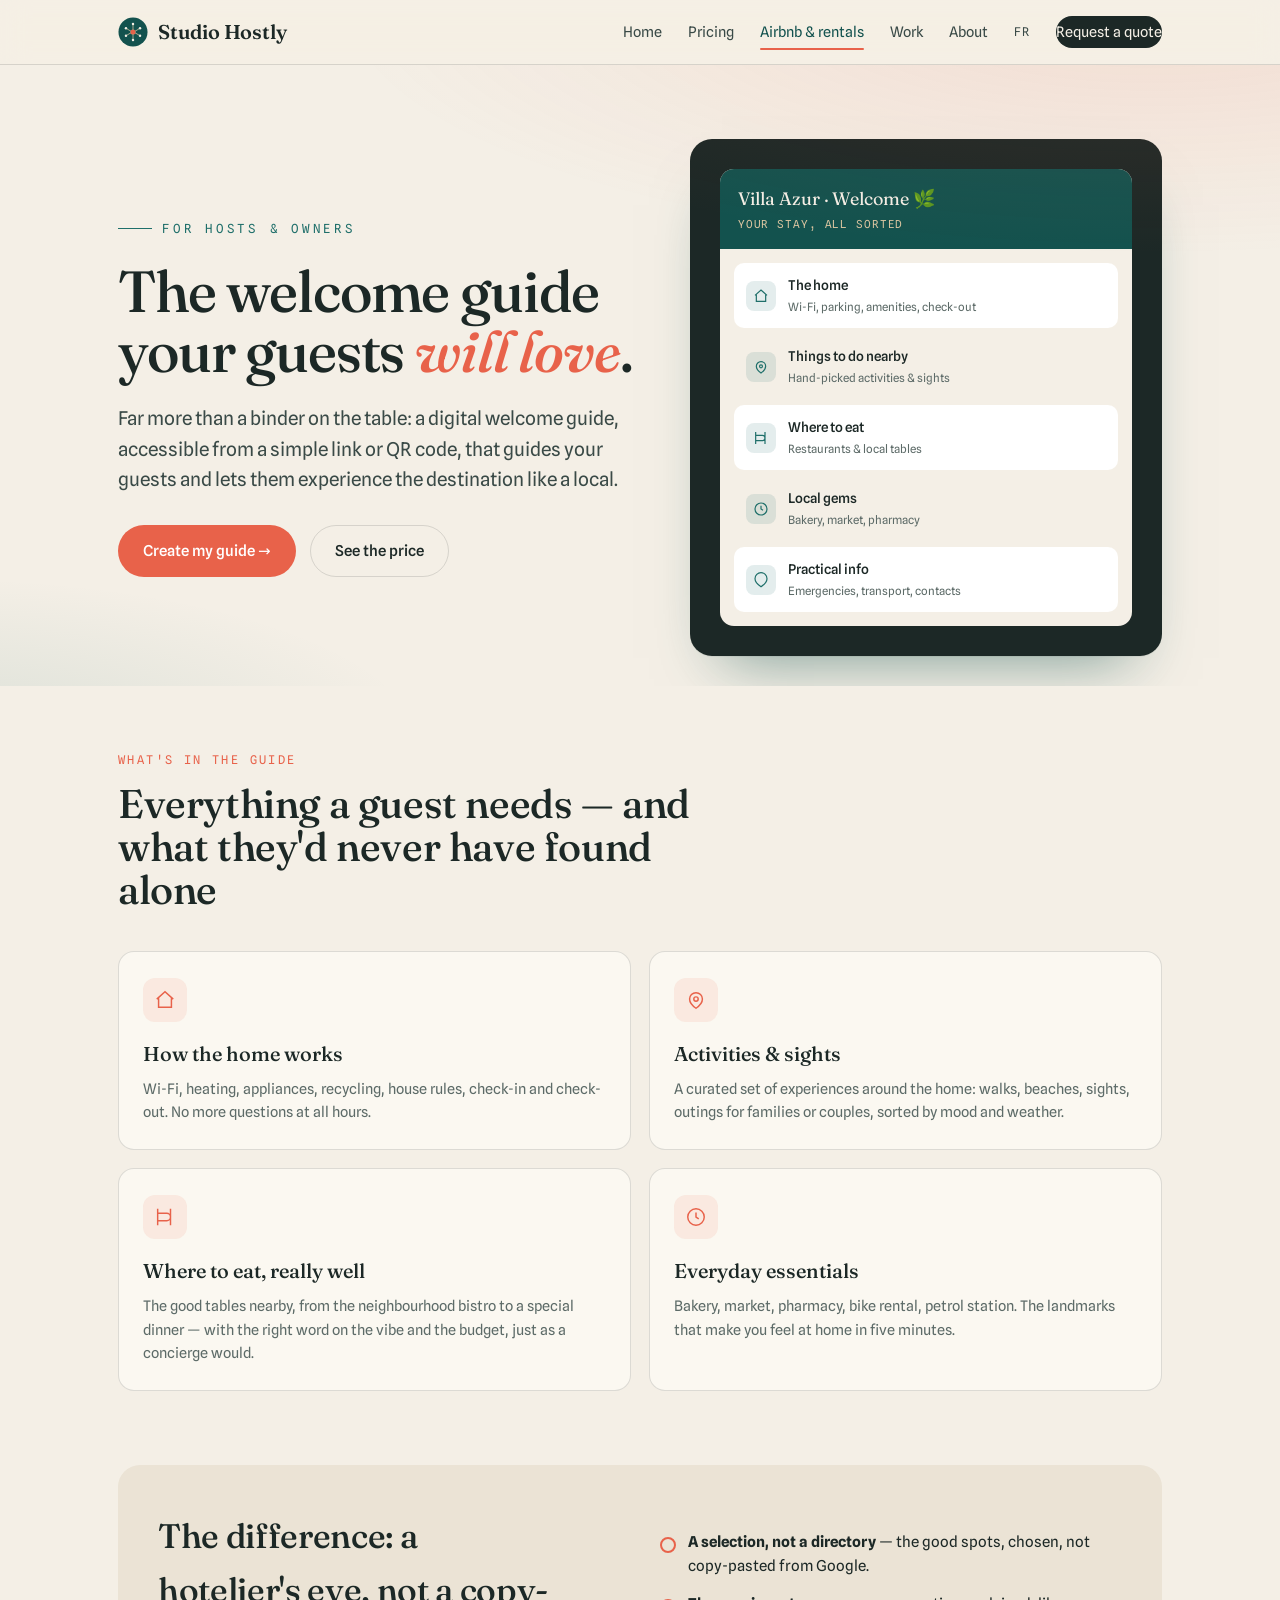
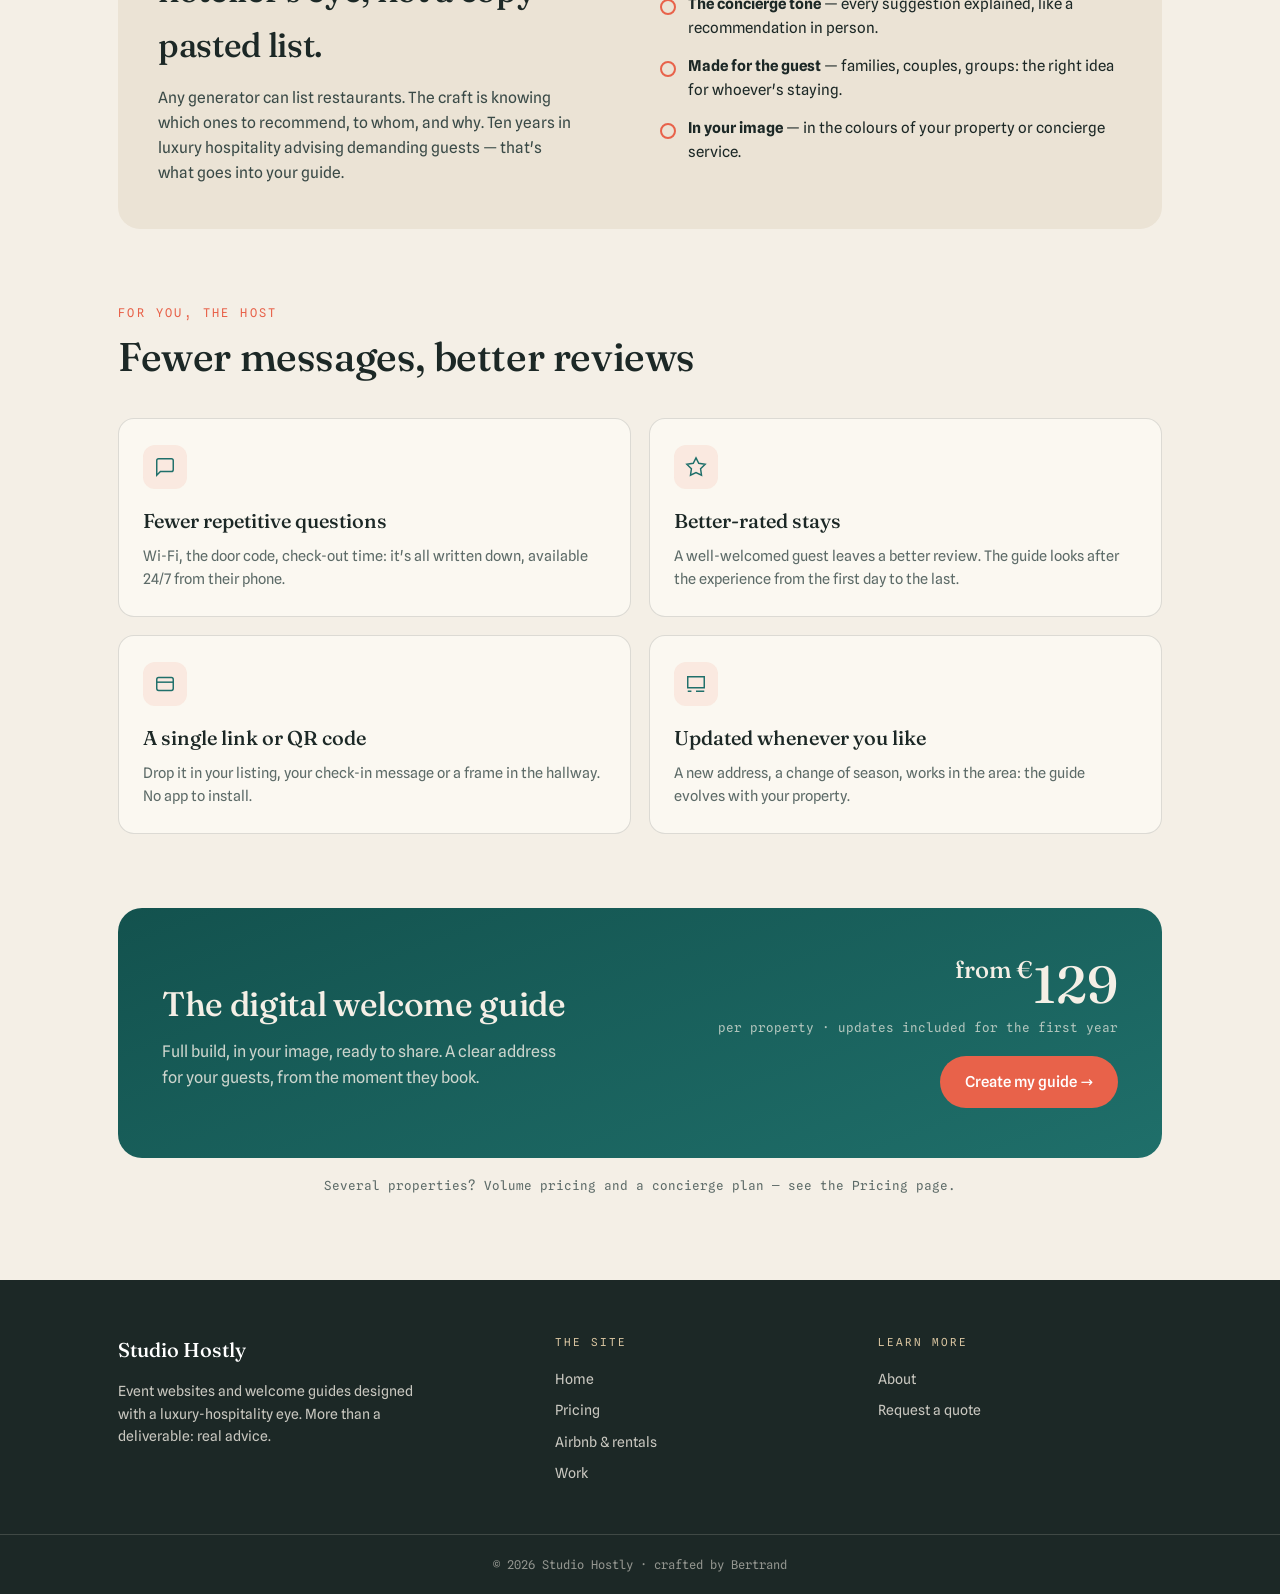
<file: en/airbnb.html>
<!DOCTYPE html>
<html lang="en">
<head>
<meta charset="UTF-8">
<meta name="viewport" content="width=device-width, initial-scale=1.0">
<title>Airbnb &amp; rentals · The digital welcome guide — Studio Hostly</title>
<meta name="description" content="A digital welcome guide for your rental: how the home works, activities, restaurants and local gems chosen with a hotelier's eye.">
<link rel="preconnect" href="https://fonts.googleapis.com">
<link rel="preconnect" href="https://fonts.gstatic.com" crossorigin>
<link href="https://fonts.googleapis.com/css2?family=Fraunces:ital,opsz,wght@0,9..144,400;0,9..144,500;0,9..144,600;1,9..144,400&family=Spline+Sans:wght@400;500;600&family=Spline+Sans+Mono:wght@400;500&display=swap" rel="stylesheet">
<link rel="icon" type="image/svg+xml" href="../assets/logo.svg">
<link rel="stylesheet" href="../assets/style.css">
<style>
  .page-hero{position:relative;overflow:hidden;padding:74px 0 30px}
  .page-hero::before{content:"";position:absolute;inset:0;pointer-events:none;
    background:radial-gradient(110% 70% at 90% -10%,rgba(232,98,74,.13),transparent 58%),radial-gradient(70% 50% at -5% 110%,rgba(31,111,106,.12),transparent 55%);}
  .page-hero h1{font-family:'Fraunces',serif;font-weight:500;font-size:clamp(34px,5vw,58px);line-height:1.04;letter-spacing:-.02em;max-width:18ch}
  .page-hero h1 em{font-style:italic;color:var(--coral)}
  .page-hero .lede{margin-top:22px;font-size:clamp(16px,1.7vw,19px);color:#3a4a47;max-width:52ch}
  .page-hero .eyebrow{font-family:'Spline Sans Mono',monospace;font-size:12.5px;letter-spacing:.22em;text-transform:uppercase;color:var(--sea);margin-bottom:22px;display:flex;align-items:center;gap:10px}
  .page-hero .eyebrow::before{content:"";width:34px;height:1px;background:var(--sea)}

  /* welcome book mock */
  .book-grid{display:grid;grid-template-columns:1.05fr .95fr;gap:50px;align-items:center}
  .booklet{
    background:var(--ink);border-radius:22px;padding:30px;box-shadow:var(--shadow-lg);
  }
  .booklet .screen{background:var(--paper);border-radius:14px;overflow:hidden}
  .booklet .bar{background:var(--sea-deep);padding:16px 18px;color:#f4efe6}
  .booklet .bar .t{font-family:'Fraunces',serif;font-size:18px}
  .booklet .bar .s{font-family:'Spline Sans Mono',monospace;font-size:11px;color:var(--sand);letter-spacing:.08em;margin-top:2px}
  .booklet .rows{padding:14px}
  .brow{display:flex;align-items:center;gap:12px;padding:12px;border-radius:10px}
  .brow+.brow{margin-top:6px}
  .brow:nth-child(odd){background:#fff}
  .brow .ic{width:30px;height:30px;border-radius:8px;background:rgba(31,111,106,.12);display:flex;align-items:center;justify-content:center;flex:none}
  .brow .lab{font-size:13.5px;font-weight:500}
  .brow .lab small{display:block;font-weight:400;color:var(--muted);font-size:11.5px;margin-top:1px}

  /* feature list */
  .feat{display:grid;grid-template-columns:repeat(2,1fr);gap:18px}
  .fcard{background:var(--card);border:1px solid var(--line);border-radius:16px;padding:26px 24px;transition:transform .35s,box-shadow .35s}
  .fcard:hover{transform:translateY(-4px);box-shadow:var(--shadow)}
  .fcard .ico{width:44px;height:44px;border-radius:12px;background:rgba(232,98,74,.1);display:flex;align-items:center;justify-content:center;margin-bottom:16px}
  .fcard h3{font-family:'Fraunces',serif;font-weight:500;font-size:20px;margin-bottom:7px}
  .fcard p{font-size:14.5px;color:var(--muted)}

  /* the edit: hotelier eye */
  .edit{background:var(--paper-2);border-radius:22px;padding:44px 40px;display:grid;grid-template-columns:1fr 1fr;gap:40px;align-items:center}
  .edit h2{font-family:'Fraunces',serif;font-weight:500;font-size:clamp(24px,3.2vw,34px);letter-spacing:-.01em;max-width:18ch}
  .edit p{color:#3a4a47;font-size:15.5px;margin-top:14px;max-width:46ch}
  .edit-list{list-style:none;display:flex;flex-direction:column;gap:14px}
  .edit-list li{font-size:15px;padding-left:28px;position:relative}
  .edit-list li::before{content:"";position:absolute;left:0;top:7px;width:12px;height:12px;border-radius:50%;border:2px solid var(--coral)}
  .edit-list b{color:var(--ink)}

  /* price line */
  .offer{background:linear-gradient(160deg,var(--sea-deep),var(--sea));color:#f4efe6;border-radius:24px;padding:50px 44px;display:flex;justify-content:space-between;align-items:center;gap:30px;flex-wrap:wrap}
  .offer h2{font-family:'Fraunces',serif;font-weight:500;font-size:clamp(24px,3.2vw,34px);max-width:20ch;letter-spacing:-.01em}
  .offer p{color:rgba(244,239,230,.82);margin-top:8px;max-width:40ch}
  .offer .price{font-family:'Fraunces',serif;font-size:52px;font-weight:500;line-height:1}
  .offer .price .cur{font-size:24px;vertical-align:top}
  .offer .pn{font-family:'Spline Sans Mono',monospace;font-size:12.5px;color:rgba(244,239,230,.7);margin-top:8px}

  @media(max-width:820px){
    .book-grid{grid-template-columns:1fr;gap:36px}
    .feat{grid-template-columns:1fr}
    .edit{grid-template-columns:1fr;gap:26px}
    .offer{flex-direction:column;align-items:flex-start}
  }
</style>
</head>
<body>

<nav class="nav">
  <div class="nav-inner">
    <a href="index.html" class="brand"><svg class="mark" viewBox="0 0 64 64" fill="none" xmlns="http://www.w3.org/2000/svg" aria-label="Studio Hostly"><circle cx="32" cy="32" r="31" fill="#13524e"/><circle cx="32" cy="32" r="5.5" fill="#e8624a"/><circle cx="32" cy="15" r="2.6" fill="#f4efe6"/><circle cx="47" cy="24" r="2.6" fill="#f4efe6"/><circle cx="47" cy="40" r="2.6" fill="#f4efe6"/><circle cx="32" cy="49" r="2.6" fill="#f4efe6"/><circle cx="17" cy="40" r="2.6" fill="#f4efe6"/><circle cx="17" cy="24" r="2.6" fill="#f4efe6"/><path d="M32 18 L32 27 M44.5 25.5 L37 30 M44.5 38.5 L37 34 M32 46 L32 37 M19.5 38.5 L27 34 M19.5 25.5 L27 30" stroke="#d8c4a0" stroke-width="1.6" stroke-linecap="round"/></svg>Studio Hostly</a>
    <button class="burger" aria-label="Menu"><span></span><span></span><span></span></button>
    <div class="nav-links">
      <a href="index.html">Home</a>
      <a href="tarifs.html">Pricing</a>
      <a href="airbnb.html" class="active">Airbnb &amp; rentals</a>
      <a href="realisations.html">Work</a>
      <a href="a-propos.html">About</a>
      <a href="../airbnb.html" class="lang-switch" style="font-family:'Spline Sans Mono',monospace;font-size:12px;letter-spacing:.08em">FR</a>
      <a href="contact.html" class="nav-cta">Request a quote</a>
    </div>
  </div>
</nav>

<header class="page-hero">
  <div class="wrap book-grid">
    <div>
      <div class="eyebrow">For hosts &amp; owners</div>
      <h1>The welcome guide your guests <em>will love</em>.</h1>
      <p class="lede">Far more than a binder on the table: a digital welcome guide, accessible from a simple link or QR code, that guides your guests and lets them experience the destination like a local.</p>
      <div class="hero-cta" style="margin-top:30px;display:flex;gap:14px;flex-wrap:wrap">
        <a href="contact.html" class="btn btn-primary">Create my guide →</a>
        <a href="#offre" class="btn btn-ghost">See the price</a>
      </div>
    </div>

    <div class="booklet reveal">
      <div class="screen">
        <div class="bar">
          <div class="t">Villa Azur · Welcome 🌿</div>
          <div class="s">YOUR STAY, ALL SORTED</div>
        </div>
        <div class="rows">
          <div class="brow"><span class="ic"><svg width="16" height="16" viewBox="0 0 24 24" fill="none" stroke="#1f6f6a" stroke-width="1.8"><path d="M3 11l9-8 9 8M5 10v10h14V10"/></svg></span><span class="lab">The home<small>Wi-Fi, parking, amenities, check-out</small></span></div>
          <div class="brow"><span class="ic"><svg width="16" height="16" viewBox="0 0 24 24" fill="none" stroke="#1f6f6a" stroke-width="1.8"><path d="M12 21s-7-4.6-7-10a7 7 0 0 1 14 0c0 5.4-7 10-7 10z"/><circle cx="12" cy="11" r="2.2"/></svg></span><span class="lab">Things to do nearby<small>Hand-picked activities &amp; sights</small></span></div>
          <div class="brow"><span class="ic"><svg width="16" height="16" viewBox="0 0 24 24" fill="none" stroke="#1f6f6a" stroke-width="1.8"><path d="M4 3v18M4 8h10a4 4 0 0 1 0 8H4M18 3v18"/></svg></span><span class="lab">Where to eat<small>Restaurants &amp; local tables</small></span></div>
          <div class="brow"><span class="ic"><svg width="16" height="16" viewBox="0 0 24 24" fill="none" stroke="#1f6f6a" stroke-width="1.8"><circle cx="12" cy="12" r="9"/><path d="M12 7v5l3 2"/></svg></span><span class="lab">Local gems<small>Bakery, market, pharmacy</small></span></div>
          <div class="brow"><span class="ic"><svg width="16" height="16" viewBox="0 0 24 24" fill="none" stroke="#1f6f6a" stroke-width="1.8"><path d="M21 10c0 6-9 12-9 12s-9-6-9-12a9 9 0 0 1 18 0z"/></svg></span><span class="lab">Practical info<small>Emergencies, transport, contacts</small></span></div>
        </div>
      </div>
    </div>
  </div>
</header>

<!-- WHAT'S INSIDE -->
<section>
  <div class="wrap">
    <div class="sec-head reveal">
      <div class="sec-kicker">What's in the guide</div>
      <div class="sec-title">Everything a guest needs — and what they'd never have found alone</div>
    </div>
    <div class="feat">
      <div class="fcard reveal">
        <div class="ico"><svg width="22" height="22" viewBox="0 0 24 24" fill="none" stroke="#e8624a" stroke-width="1.6"><path d="M3 11l9-8 9 8M5 10v10h14V10"/></svg></div>
        <h3>How the home works</h3>
        <p>Wi-Fi, heating, appliances, recycling, house rules, check-in and check-out. No more questions at all hours.</p>
      </div>
      <div class="fcard reveal">
        <div class="ico"><svg width="22" height="22" viewBox="0 0 24 24" fill="none" stroke="#e8624a" stroke-width="1.6"><path d="M12 21s-7-4.6-7-10a7 7 0 0 1 14 0c0 5.4-7 10-7 10z"/><circle cx="12" cy="11" r="2.4"/></svg></div>
        <h3>Activities &amp; sights</h3>
        <p>A curated set of experiences around the home: walks, beaches, sights, outings for families or couples, sorted by mood and weather.</p>
      </div>
      <div class="fcard reveal">
        <div class="ico"><svg width="22" height="22" viewBox="0 0 24 24" fill="none" stroke="#e8624a" stroke-width="1.6"><path d="M4 3v18M4 8h10a4 4 0 0 1 0 8H4M18 3v18"/></svg></div>
        <h3>Where to eat, really well</h3>
        <p>The good tables nearby, from the neighbourhood bistro to a special dinner — with the right word on the vibe and the budget, just as a concierge would.</p>
      </div>
      <div class="fcard reveal">
        <div class="ico"><svg width="22" height="22" viewBox="0 0 24 24" fill="none" stroke="#e8624a" stroke-width="1.6"><circle cx="12" cy="12" r="9"/><path d="M12 7v5l3 2"/></svg></div>
        <h3>Everyday essentials</h3>
        <p>Bakery, market, pharmacy, bike rental, petrol station. The landmarks that make you feel at home in five minutes.</p>
      </div>
    </div>
  </div>
</section>

<!-- THE EDIT : hotelier eye -->
<section style="padding-top:10px">
  <div class="wrap">
    <div class="edit reveal">
      <div>
        <h2>The difference: a hotelier's eye, not a copy-pasted list.</h2>
        <p>Any generator can list restaurants. The craft is knowing which ones to recommend, to whom, and why. Ten years in luxury hospitality advising demanding guests — that's what goes into your guide.</p>
      </div>
      <ul class="edit-list">
        <li><b>A selection, not a directory</b> — the good spots, chosen, not copy-pasted from Google.</li>
        <li><b>The concierge tone</b> — every suggestion explained, like a recommendation in person.</li>
        <li><b>Made for the guest</b> — families, couples, groups: the right idea for whoever's staying.</li>
        <li><b>In your image</b> — in the colours of your property or concierge service.</li>
      </ul>
    </div>
  </div>
</section>

<!-- BENEFITS FOR HOST -->
<section style="padding-top:10px">
  <div class="wrap">
    <div class="sec-head reveal">
      <div class="sec-kicker">For you, the host</div>
      <div class="sec-title">Fewer messages, better reviews</div>
    </div>
    <div class="feat">
      <div class="fcard reveal">
        <div class="ico"><svg width="22" height="22" viewBox="0 0 24 24" fill="none" stroke="#1f6f6a" stroke-width="1.6"><path d="M21 15a2 2 0 0 1-2 2H7l-4 4V5a2 2 0 0 1 2-2h14a2 2 0 0 1 2 2z"/></svg></div>
        <h3>Fewer repetitive questions</h3>
        <p>Wi-Fi, the door code, check-out time: it's all written down, available 24/7 from their phone.</p>
      </div>
      <div class="fcard reveal">
        <div class="ico"><svg width="22" height="22" viewBox="0 0 24 24" fill="none" stroke="#1f6f6a" stroke-width="1.6"><path d="M12 2l3 6 7 1-5 5 1 7-6-3-6 3 1-7-5-5 7-1z"/></svg></div>
        <h3>Better-rated stays</h3>
        <p>A well-welcomed guest leaves a better review. The guide looks after the experience from the first day to the last.</p>
      </div>
      <div class="fcard reveal">
        <div class="ico"><svg width="22" height="22" viewBox="0 0 24 24" fill="none" stroke="#1f6f6a" stroke-width="1.6"><rect x="3" y="5" width="18" height="14" rx="2"/><path d="M3 10h18"/></svg></div>
        <h3>A single link or QR code</h3>
        <p>Drop it in your listing, your check-in message or a frame in the hallway. No app to install.</p>
      </div>
      <div class="fcard reveal">
        <div class="ico"><svg width="22" height="22" viewBox="0 0 24 24" fill="none" stroke="#1f6f6a" stroke-width="1.6"><path d="M12 20h9M3 20h4M3 4h18v12H3z"/></svg></div>
        <h3>Updated whenever you like</h3>
        <p>A new address, a change of season, works in the area: the guide evolves with your property.</p>
      </div>
    </div>
  </div>
</section>

<!-- OFFER -->
<section id="offre" style="padding-top:10px">
  <div class="wrap">
    <div class="offer reveal">
      <div>
        <h2>The digital welcome guide</h2>
        <p>Full build, in your image, ready to share. A clear address for your guests, from the moment they book.</p>
      </div>
      <div style="text-align:right">
        <div class="price"><span class="cur">from €</span>129</div>
        <div class="pn">per property · updates included for the first year</div>
        <div style="margin-top:18px"><a href="contact.html" class="btn btn-primary">Create my guide →</a></div>
      </div>
    </div>
    <p class="mono" style="text-align:center;color:var(--muted);font-size:12.5px;margin-top:18px">Several properties? Volume pricing and a concierge plan — see the Pricing page.</p>
  </div>
</section>

<footer class="foot">
  <div class="foot-inner">
    <div>
      <h5>Studio Hostly</h5>
      <p>Event websites and welcome guides designed with a luxury-hospitality eye. More than a deliverable: real advice.</p>
    </div>
    <div>
      <div class="foot-label">The site</div>
      <a href="index.html">Home</a>
      <a href="tarifs.html">Pricing</a>
      <a href="airbnb.html">Airbnb &amp; rentals</a>
      <a href="realisations.html">Work</a>
    </div>
    <div>
      <div class="foot-label">Learn more</div>
      <a href="a-propos.html">About</a>
      <a href="contact.html">Request a quote</a>
    </div>
  </div>
  <div class="foot-bottom">© 2026 Studio Hostly · crafted by Bertrand</div>
</footer>

<script src="../assets/app.js"></script>
</body>
</html>
</file>
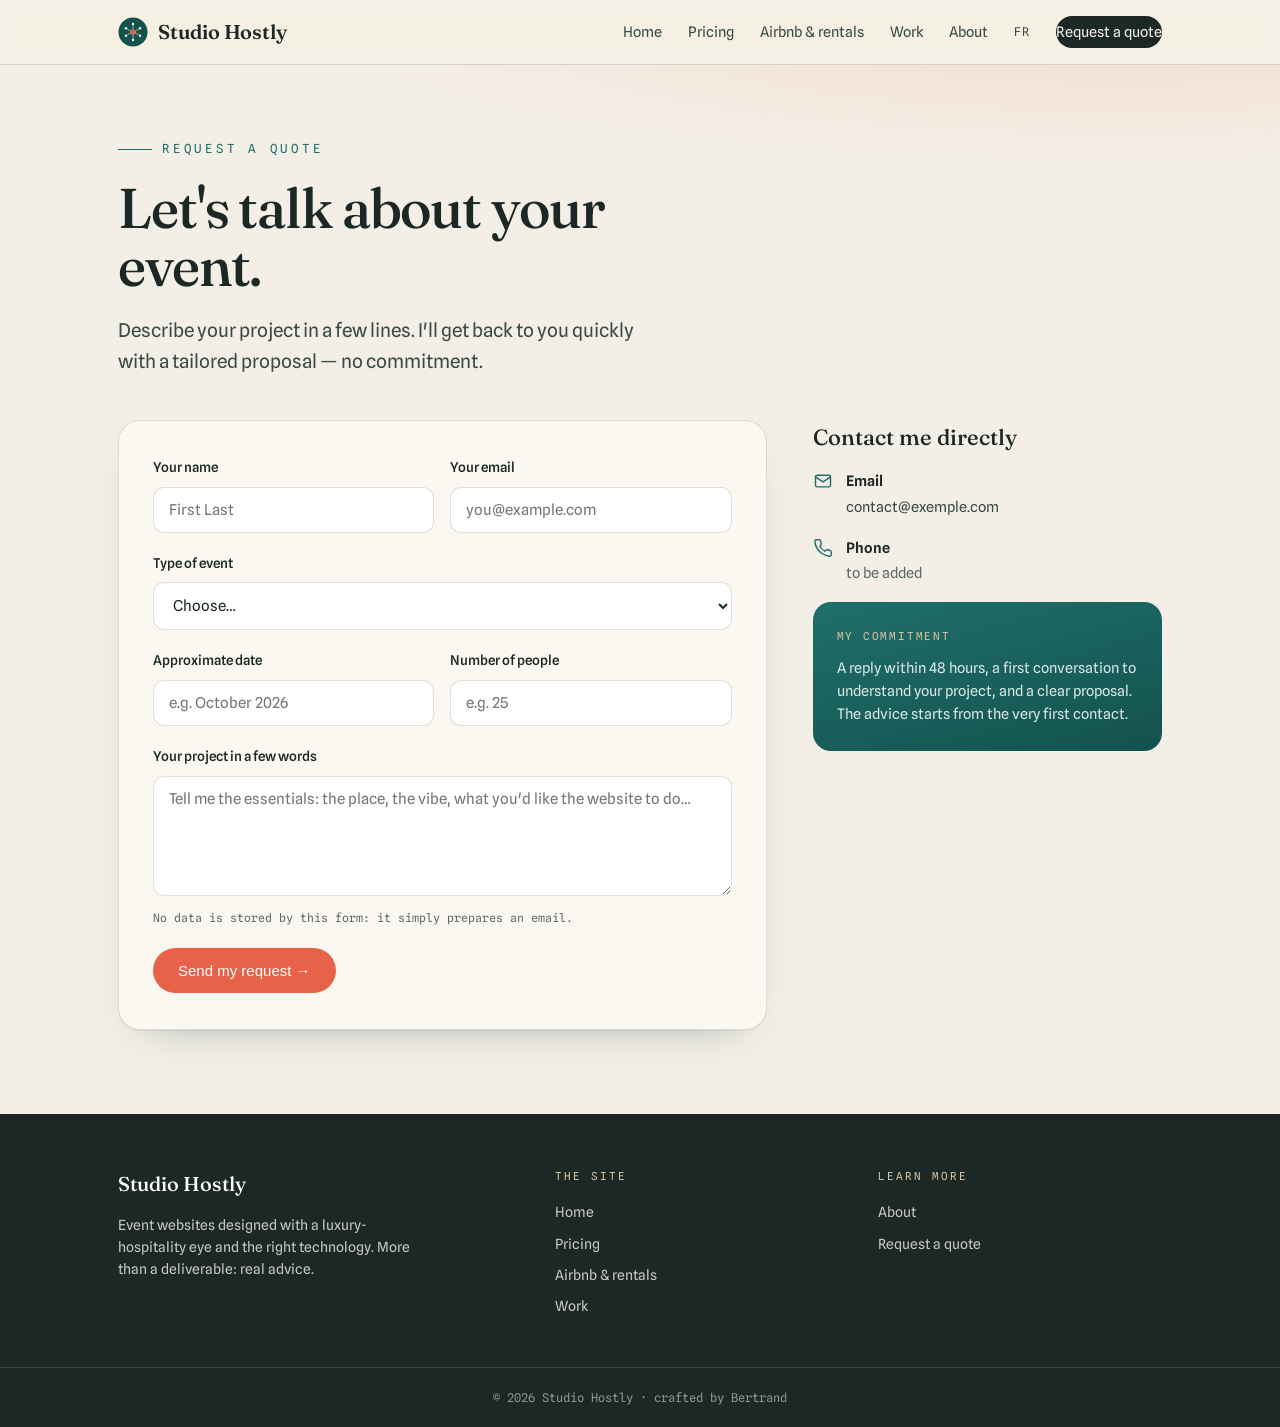
<file: en/contact.html>
<!DOCTYPE html>
<html lang="en">
<head>
<meta charset="UTF-8">
<meta name="viewport" content="width=device-width, initial-scale=1.0">
<title>Request a quote · Studio Hostly</title>
<meta name="description" content="Let's talk about your event. Describe your project and I'll get back to you with a bespoke proposal.">
<link rel="preconnect" href="https://fonts.googleapis.com">
<link rel="preconnect" href="https://fonts.gstatic.com" crossorigin>
<link href="https://fonts.googleapis.com/css2?family=Fraunces:ital,opsz,wght@0,9..144,400;0,9..144,500;0,9..144,600;1,9..144,400&family=Spline+Sans:wght@400;500;600&family=Spline+Sans+Mono:wght@400;500&display=swap" rel="stylesheet">
<link rel="icon" type="image/svg+xml" href="../assets/logo.svg">
<link rel="stylesheet" href="../assets/style.css">
<style>
  .page-hero{position:relative;overflow:hidden;padding:74px 0 20px}
  .page-hero::before{content:"";position:absolute;inset:0;pointer-events:none;background:radial-gradient(110% 70% at 88% -10%,rgba(232,98,74,.12),transparent 58%)}
  .page-hero .eyebrow{font-family:'Spline Sans Mono',monospace;font-size:12.5px;letter-spacing:.22em;text-transform:uppercase;color:var(--sea);margin-bottom:20px;display:flex;align-items:center;gap:10px}
  .page-hero .eyebrow::before{content:"";width:34px;height:1px;background:var(--sea)}
  .page-hero h1{font-family:'Fraunces',serif;font-weight:500;font-size:clamp(34px,5vw,56px);line-height:1.04;letter-spacing:-.02em;max-width:16ch}
  .page-hero .lede{margin-top:20px;font-size:clamp(16px,1.7vw,19px);color:#3a4a47;max-width:48ch}

  .contact-grid{display:grid;grid-template-columns:1.3fr .7fr;gap:46px;align-items:start}
  .form{background:var(--card);border:1px solid var(--line);border-radius:22px;padding:36px 34px;box-shadow:var(--shadow)}
  .field{margin-bottom:20px}
  .field label{display:block;font-size:13.5px;font-weight:500;margin-bottom:8px;color:var(--ink)}
  .field input,.field select,.field textarea{
    width:100%;padding:13px 15px;border:1px solid var(--line);border-radius:11px;
    background:#fff;font-family:inherit;font-size:15px;color:var(--ink);transition:border-color .2s,box-shadow .2s;
  }
  .field input:focus,.field select:focus,.field textarea:focus{
    outline:none;border-color:var(--sea);box-shadow:0 0 0 3px rgba(31,111,106,.14);
  }
  .field textarea{resize:vertical;min-height:120px}
  .row{display:grid;grid-template-columns:1fr 1fr;gap:16px}
  .form-note{font-family:'Spline Sans Mono',monospace;font-size:11.5px;color:var(--muted);margin-top:6px}
  .aside h3{font-family:'Fraunces',serif;font-weight:500;font-size:22px;margin-bottom:14px}
  .aside .line{display:flex;gap:13px;align-items:flex-start;margin-bottom:18px;font-size:14.5px;color:#3a4a47}
  .aside .line svg{flex:none;margin-top:2px}
  .aside .line b{display:block;color:var(--ink);font-weight:600;margin-bottom:2px}
  .promise{background:linear-gradient(165deg,var(--sea),var(--sea-deep));color:#eef6f4;border-radius:18px;padding:26px 24px;margin-top:8px}
  .promise .tag{font-family:'Spline Sans Mono',monospace;font-size:11px;letter-spacing:.16em;text-transform:uppercase;color:var(--sand)}
  .promise p{font-size:14.5px;margin-top:10px;color:rgba(238,246,244,.9)}

  .toast{display:none;background:rgba(31,111,106,.12);border:1px solid var(--sea);color:var(--sea-deep);border-radius:12px;padding:14px 16px;margin-bottom:20px;font-size:14.5px}
  .toast.show{display:block}

  @media(max-width:860px){
    .contact-grid{grid-template-columns:1fr;gap:30px}
    .row{grid-template-columns:1fr}
  }
</style>
</head>
<body>

<nav class="nav">
  <div class="nav-inner">
    <a href="index.html" class="brand"><svg class="mark" viewBox="0 0 64 64" fill="none" xmlns="http://www.w3.org/2000/svg" aria-label="Studio Hostly"><circle cx="32" cy="32" r="31" fill="#13524e"/><circle cx="32" cy="32" r="5.5" fill="#e8624a"/><circle cx="32" cy="15" r="2.6" fill="#f4efe6"/><circle cx="47" cy="24" r="2.6" fill="#f4efe6"/><circle cx="47" cy="40" r="2.6" fill="#f4efe6"/><circle cx="32" cy="49" r="2.6" fill="#f4efe6"/><circle cx="17" cy="40" r="2.6" fill="#f4efe6"/><circle cx="17" cy="24" r="2.6" fill="#f4efe6"/><path d="M32 18 L32 27 M44.5 25.5 L37 30 M44.5 38.5 L37 34 M32 46 L32 37 M19.5 38.5 L27 34 M19.5 25.5 L27 30" stroke="#d8c4a0" stroke-width="1.6" stroke-linecap="round"/></svg>Studio Hostly</a>
    <button class="burger" aria-label="Menu"><span></span><span></span><span></span></button>
    <div class="nav-links">
      <a href="index.html">Home</a>
      <a href="tarifs.html">Pricing</a>
      <a href="airbnb.html">Airbnb &amp; rentals</a>
      <a href="realisations.html">Work</a>
      <a href="a-propos.html">About</a>
      <a href="../contact.html" class="lang-switch" style="font-family:'Spline Sans Mono',monospace;font-size:12px;letter-spacing:.08em">FR</a>
      <a href="contact.html" class="nav-cta">Request a quote</a>
    </div>
  </div>
</nav>

<header class="page-hero">
  <div class="wrap">
    <div class="eyebrow">Request a quote</div>
    <h1>Let's talk about your event.</h1>
    <p class="lede">Describe your project in a few lines. I'll get back to you quickly with a tailored proposal — no commitment.</p>
  </div>
</header>

<section style="padding-top:24px">
  <div class="wrap contact-grid">
    <div class="form reveal">
      <div class="toast" id="toast">Thanks! Your email app will open with the summary. If nothing happens, just email me directly.</div>
      <div class="row">
        <div class="field"><label for="nom">Your name</label><input id="nom" type="text" placeholder="First Last"></div>
        <div class="field"><label for="email">Your email</label><input id="email" type="email" placeholder="you@example.com"></div>
      </div>
      <div class="field">
        <label for="type">Type of event</label>
        <select id="type">
          <option value="">Choose…</option>
          <option>Group stay / trip</option>
          <option>Wedding / big occasion</option>
          <option>Corporate event</option>
          <option>Welcome guide (Airbnb / rental)</option>
          <option>Other</option>
        </select>
      </div>
      <div class="row">
        <div class="field"><label for="date">Approximate date</label><input id="date" type="text" placeholder="e.g. October 2026"></div>
        <div class="field"><label for="pers">Number of people</label><input id="pers" type="text" placeholder="e.g. 25"></div>
      </div>
      <div class="field">
        <label for="msg">Your project in a few words</label>
        <textarea id="msg" placeholder="Tell me the essentials: the place, the vibe, what you'd like the website to do…"></textarea>
        <div class="form-note">No data is stored by this form: it simply prepares an email.</div>
      </div>
      <button class="btn btn-primary" id="send" type="button">Send my request →</button>
    </div>

    <aside class="aside reveal">
      <h3>Contact me directly</h3>
      <div class="line">
        <svg width="20" height="20" viewBox="0 0 24 24" fill="none" stroke="#1f6f6a" stroke-width="1.7"><rect x="3" y="5" width="18" height="14" rx="2"/><path d="m3 7 9 6 9-6"/></svg>
        <div><b>Email</b><a href="mailto:contact@exemple.com">contact@exemple.com</a></div>
      </div>
      <div class="line">
        <svg width="20" height="20" viewBox="0 0 24 24" fill="none" stroke="#1f6f6a" stroke-width="1.7"><path d="M22 16.9v3a2 2 0 0 1-2.2 2 19.8 19.8 0 0 1-8.6-3 19.5 19.5 0 0 1-6-6 19.8 19.8 0 0 1-3-8.6A2 2 0 0 1 4.1 2h3a2 2 0 0 1 2 1.7c.1 1 .4 1.9.7 2.8a2 2 0 0 1-.5 2.1L8.1 9.9a16 16 0 0 0 6 6l1.3-1.3a2 2 0 0 1 2.1-.5c.9.3 1.8.6 2.8.7a2 2 0 0 1 1.7 2z"/></svg>
        <div><b>Phone</b><span style="color:var(--muted)">to be added</span></div>
      </div>
      <div class="promise">
        <div class="tag">My commitment</div>
        <p>A reply within 48 hours, a first conversation to understand your project, and a clear proposal. The advice starts from the very first contact.</p>
      </div>
    </aside>
  </div>
</section>

<footer class="foot">
  <div class="foot-inner">
    <div>
      <h5>Studio Hostly</h5>
      <p>Event websites designed with a luxury-hospitality eye and the right technology. More than a deliverable: real advice.</p>
    </div>
    <div>
      <div class="foot-label">The site</div>
      <a href="index.html">Home</a>
      <a href="tarifs.html">Pricing</a>
      <a href="airbnb.html">Airbnb &amp; rentals</a>
      <a href="realisations.html">Work</a>
    </div>
    <div>
      <div class="foot-label">Learn more</div>
      <a href="a-propos.html">About</a>
      <a href="contact.html">Request a quote</a>
    </div>
  </div>
  <div class="foot-bottom">© 2026 Studio Hostly · crafted by Bertrand</div>
</footer>

<script src="../assets/app.js"></script>
<script>
  document.getElementById('send').addEventListener('click',function(){
    var v=function(id){return (document.getElementById(id).value||'').trim();};
    var nl=String.fromCharCode(10);
    var to='contact@exemple.com';
    var subj='Quote request — '+(v('type')||'event')+(v('nom')?' — '+v('nom'):'');
    var body=
      'Name: '+v('nom')+nl+
      'Email: '+v('email')+nl+
      'Type: '+v('type')+nl+
      'Date: '+v('date')+nl+
      'Number of people: '+v('pers')+nl+nl+
      'Project:'+nl+v('msg');
    document.getElementById('toast').classList.add('show');
    window.location.href='mailto:'+to+'?subject='+encodeURIComponent(subj)+'&body='+encodeURIComponent(body);
  });
</script>
</body>
</html>
</file>
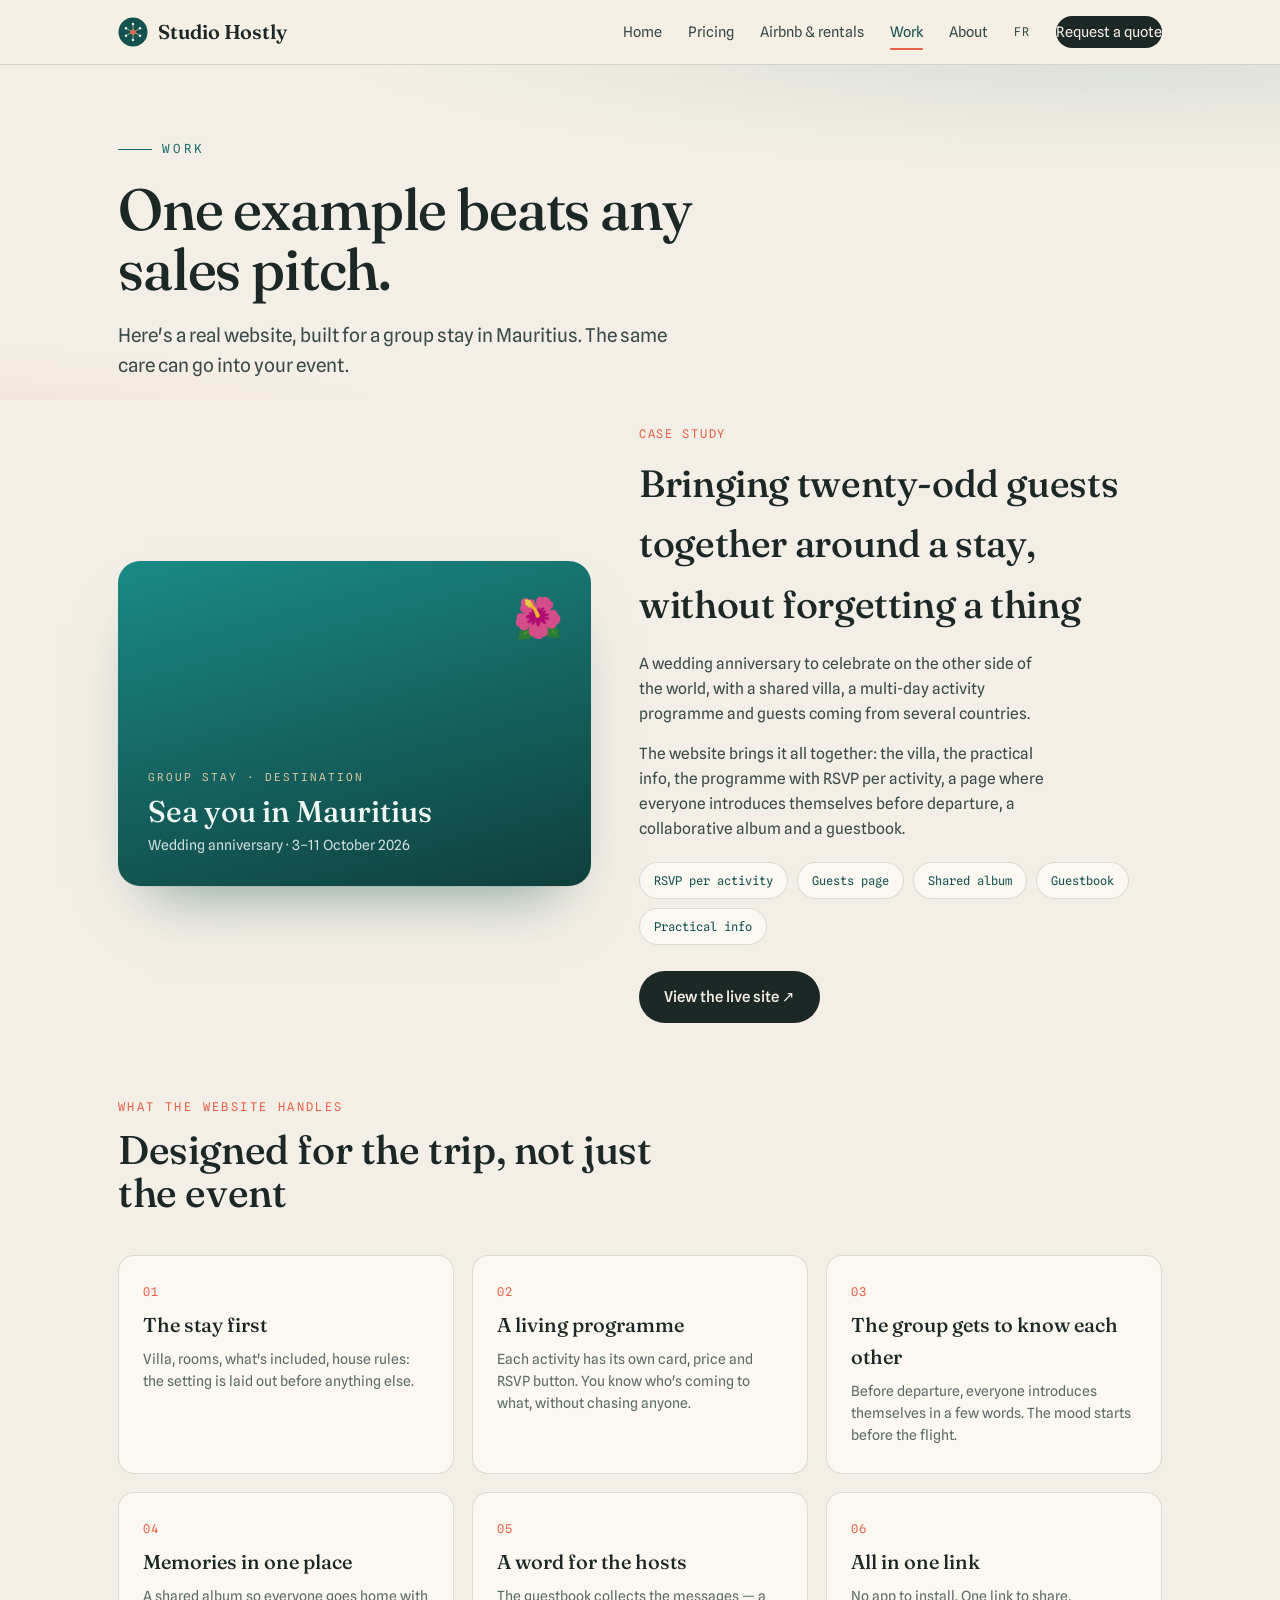
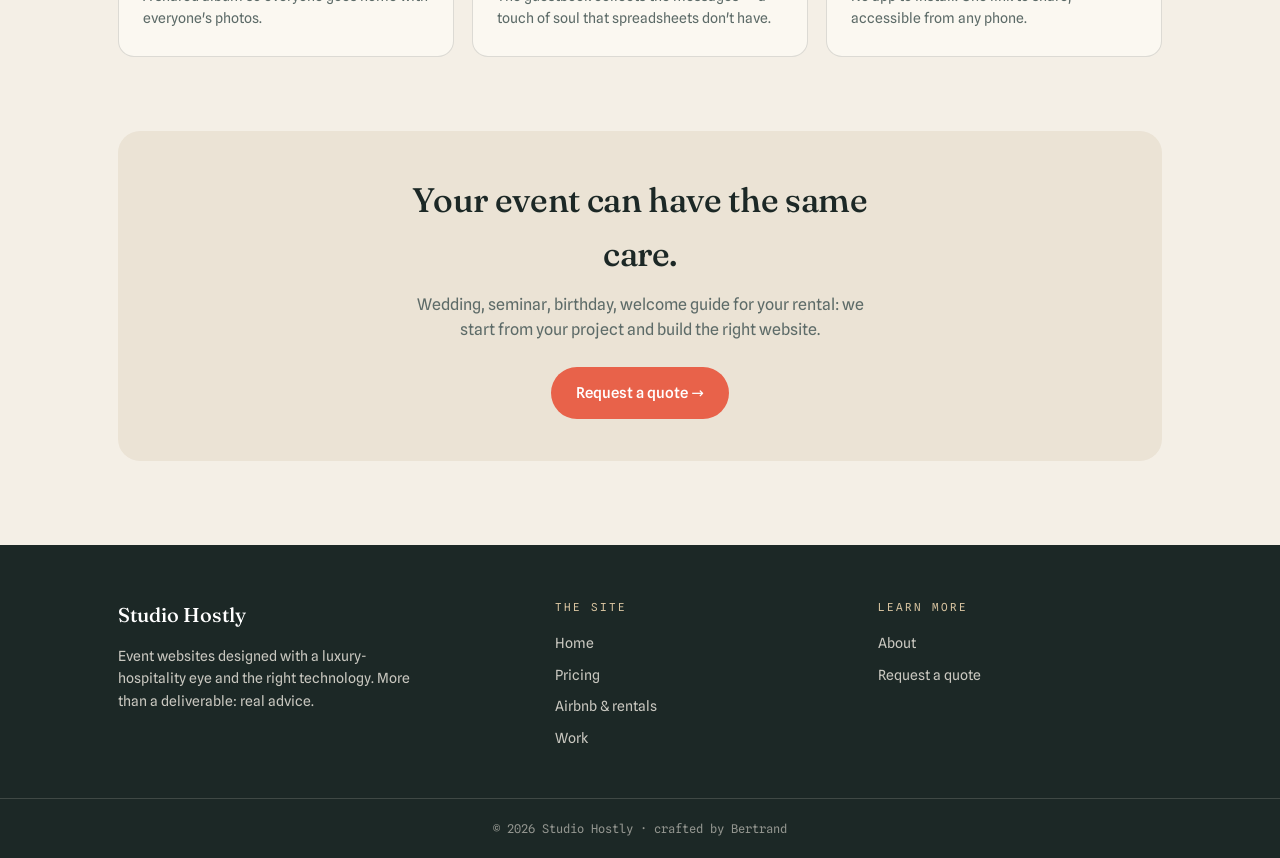
<file: en/realisations.html>
<!DOCTYPE html>
<html lang="en">
<head>
<meta charset="UTF-8">
<meta name="viewport" content="width=device-width, initial-scale=1.0">
<title>Work · Studio Hostly</title>
<meta name="description" content="A concrete example: the website for a wedding anniversary in Mauritius. Programme, RSVP, guests, album and guestbook.">
<link rel="preconnect" href="https://fonts.googleapis.com">
<link rel="preconnect" href="https://fonts.gstatic.com" crossorigin>
<link href="https://fonts.googleapis.com/css2?family=Fraunces:ital,opsz,wght@0,9..144,400;0,9..144,500;0,9..144,600;1,9..144,400&family=Spline+Sans:wght@400;500;600&family=Spline+Sans+Mono:wght@400;500&display=swap" rel="stylesheet">
<link rel="icon" type="image/svg+xml" href="../assets/logo.svg">
<link rel="stylesheet" href="../assets/style.css">
<style>
  .page-hero{position:relative;overflow:hidden;padding:74px 0 20px}
  .page-hero::before{content:"";position:absolute;inset:0;pointer-events:none;background:radial-gradient(110% 70% at 88% -10%,rgba(31,111,106,.14),transparent 58%),radial-gradient(70% 50% at -5% 110%,rgba(232,98,74,.10),transparent 55%)}
  .page-hero .eyebrow{font-family:'Spline Sans Mono',monospace;font-size:12.5px;letter-spacing:.22em;text-transform:uppercase;color:var(--sea);margin-bottom:20px;display:flex;align-items:center;gap:10px}
  .page-hero .eyebrow::before{content:"";width:34px;height:1px;background:var(--sea)}
  .page-hero h1{font-family:'Fraunces',serif;font-weight:500;font-size:clamp(34px,5vw,58px);line-height:1.04;letter-spacing:-.02em;max-width:18ch}
  .page-hero .lede{margin-top:20px;font-size:clamp(16px,1.7vw,19px);color:#3a4a47;max-width:52ch}

  .case{display:grid;grid-template-columns:.95fr 1.05fr;gap:48px;align-items:center}
  .case-media{
    border-radius:22px;overflow:hidden;box-shadow:var(--shadow-lg);
    background:linear-gradient(165deg,#1a8a86,#0f3f3c);position:relative;aspect-ratio:16/11;
    display:flex;align-items:flex-end;padding:30px;
  }
  .case-media::before{content:"🌺";position:absolute;top:24px;right:28px;font-size:40px;opacity:.9}
  .case-media .mlabel{color:#eef6f4}
  .case-media .mlabel .k{font-family:'Spline Sans Mono',monospace;font-size:11px;letter-spacing:.18em;text-transform:uppercase;color:var(--sand)}
  .case-media .mlabel .ti{font-family:'Fraunces',serif;font-size:30px;font-weight:500;margin-top:8px;line-height:1.1}
  .case-media .mlabel .ds{font-size:14px;color:rgba(238,246,244,.85);margin-top:6px}
  .case-tag{font-family:'Spline Sans Mono',monospace;font-size:12px;letter-spacing:.14em;text-transform:uppercase;color:var(--coral)}
  .case h2{font-family:'Fraunces',serif;font-weight:500;font-size:clamp(26px,3.4vw,38px);letter-spacing:-.01em;margin:10px 0 16px}
  .case p{color:#3a4a47;font-size:15.5px;margin-bottom:16px;max-width:46ch}
  .chips{display:flex;flex-wrap:wrap;gap:9px;margin:20px 0 26px}
  .chip{font-family:'Spline Sans Mono',monospace;font-size:12px;background:var(--card);border:1px solid var(--line);border-radius:100px;padding:8px 14px;color:var(--sea-deep)}

  .feats{display:grid;grid-template-columns:repeat(3,1fr);gap:18px;margin-top:8px}
  .fc{background:var(--card);border:1px solid var(--line);border-radius:16px;padding:26px 24px;transition:transform .35s,box-shadow .35s}
  .fc:hover{transform:translateY(-4px);box-shadow:var(--shadow)}
  .fc .n{font-family:'Spline Sans Mono',monospace;font-size:12px;color:var(--coral);letter-spacing:.1em}
  .fc h3{font-family:'Fraunces',serif;font-weight:500;font-size:20px;margin:8px 0 7px}
  .fc p{font-size:14px;color:var(--muted)}

  .more{background:var(--paper-2);border-radius:22px;padding:42px 40px;text-align:center}
  .more h2{font-family:'Fraunces',serif;font-weight:500;font-size:clamp(24px,3.2vw,34px);max-width:24ch;margin:0 auto 10px;letter-spacing:-.01em}
  .more p{color:var(--muted);max-width:48ch;margin:0 auto 24px}

  @media(max-width:860px){
    .case{grid-template-columns:1fr;gap:30px}
    .feats{grid-template-columns:1fr}
  }
</style>
</head>
<body>

<nav class="nav">
  <div class="nav-inner">
    <a href="index.html" class="brand"><svg class="mark" viewBox="0 0 64 64" fill="none" xmlns="http://www.w3.org/2000/svg" aria-label="Studio Hostly"><circle cx="32" cy="32" r="31" fill="#13524e"/><circle cx="32" cy="32" r="5.5" fill="#e8624a"/><circle cx="32" cy="15" r="2.6" fill="#f4efe6"/><circle cx="47" cy="24" r="2.6" fill="#f4efe6"/><circle cx="47" cy="40" r="2.6" fill="#f4efe6"/><circle cx="32" cy="49" r="2.6" fill="#f4efe6"/><circle cx="17" cy="40" r="2.6" fill="#f4efe6"/><circle cx="17" cy="24" r="2.6" fill="#f4efe6"/><path d="M32 18 L32 27 M44.5 25.5 L37 30 M44.5 38.5 L37 34 M32 46 L32 37 M19.5 38.5 L27 34 M19.5 25.5 L27 30" stroke="#d8c4a0" stroke-width="1.6" stroke-linecap="round"/></svg>Studio Hostly</a>
    <button class="burger" aria-label="Menu"><span></span><span></span><span></span></button>
    <div class="nav-links">
      <a href="index.html">Home</a>
      <a href="tarifs.html">Pricing</a>
      <a href="airbnb.html">Airbnb &amp; rentals</a>
      <a href="realisations.html" class="active">Work</a>
      <a href="a-propos.html">About</a>
      <a href="../realisations.html" class="lang-switch" style="font-family:'Spline Sans Mono',monospace;font-size:12px;letter-spacing:.08em">FR</a>
      <a href="contact.html" class="nav-cta">Request a quote</a>
    </div>
  </div>
</nav>

<header class="page-hero">
  <div class="wrap">
    <div class="eyebrow">Work</div>
    <h1>One example beats any sales pitch.</h1>
    <p class="lede">Here's a real website, built for a group stay in Mauritius. The same care can go into your event.</p>
  </div>
</header>

<section style="padding-top:24px">
  <div class="wrap">
    <div class="case reveal">
      <div class="case-media">
        <div class="mlabel">
          <div class="k">Group stay · destination</div>
          <div class="ti">Sea you in Mauritius</div>
          <div class="ds">Wedding anniversary · 3–11 October 2026</div>
        </div>
      </div>
      <div>
        <div class="case-tag">Case study</div>
        <h2>Bringing twenty-odd guests together around a stay, without forgetting a thing</h2>
        <p>A wedding anniversary to celebrate on the other side of the world, with a shared villa, a multi-day activity programme and guests coming from several countries.</p>
        <p>The website brings it all together: the villa, the practical info, the programme with RSVP per activity, a page where everyone introduces themselves before departure, a collaborative album and a guestbook.</p>
        <div class="chips">
          <span class="chip">RSVP per activity</span>
          <span class="chip">Guests page</span>
          <span class="chip">Shared album</span>
          <span class="chip">Guestbook</span>
          <span class="chip">Practical info</span>
        </div>
        <a href="https://sea-you-in-mauritius.info/" target="_blank" rel="noopener" class="btn btn-dark">View the live site ↗</a>
      </div>
    </div>
  </div>
</section>

<section style="padding-top:10px">
  <div class="wrap">
    <div class="sec-head reveal">
      <div class="sec-kicker">What the website handles</div>
      <div class="sec-title">Designed for the trip, not just the event</div>
    </div>
    <div class="feats">
      <div class="fc reveal"><div class="n">01</div><h3>The stay first</h3><p>Villa, rooms, what's included, house rules: the setting is laid out before anything else.</p></div>
      <div class="fc reveal"><div class="n">02</div><h3>A living programme</h3><p>Each activity has its own card, price and RSVP button. You know who's coming to what, without chasing anyone.</p></div>
      <div class="fc reveal"><div class="n">03</div><h3>The group gets to know each other</h3><p>Before departure, everyone introduces themselves in a few words. The mood starts before the flight.</p></div>
      <div class="fc reveal"><div class="n">04</div><h3>Memories in one place</h3><p>A shared album so everyone goes home with everyone's photos.</p></div>
      <div class="fc reveal"><div class="n">05</div><h3>A word for the hosts</h3><p>The guestbook collects the messages — a touch of soul that spreadsheets don't have.</p></div>
      <div class="fc reveal"><div class="n">06</div><h3>All in one link</h3><p>No app to install. One link to share, accessible from any phone.</p></div>
    </div>
  </div>
</section>

<section style="padding-top:10px">
  <div class="wrap">
    <div class="more reveal">
      <h2>Your event can have the same care.</h2>
      <p>Wedding, seminar, birthday, welcome guide for your rental: we start from your project and build the right website.</p>
      <a href="contact.html" class="btn btn-primary">Request a quote →</a>
    </div>
  </div>
</section>

<footer class="foot">
  <div class="foot-inner">
    <div>
      <h5>Studio Hostly</h5>
      <p>Event websites designed with a luxury-hospitality eye and the right technology. More than a deliverable: real advice.</p>
    </div>
    <div>
      <div class="foot-label">The site</div>
      <a href="index.html">Home</a>
      <a href="tarifs.html">Pricing</a>
      <a href="airbnb.html">Airbnb &amp; rentals</a>
      <a href="realisations.html">Work</a>
    </div>
    <div>
      <div class="foot-label">Learn more</div>
      <a href="a-propos.html">About</a>
      <a href="contact.html">Request a quote</a>
    </div>
  </div>
  <div class="foot-bottom">© 2026 Studio Hostly · crafted by Bertrand</div>
</footer>

<script src="../assets/app.js"></script>
</body>
</html>
</file>
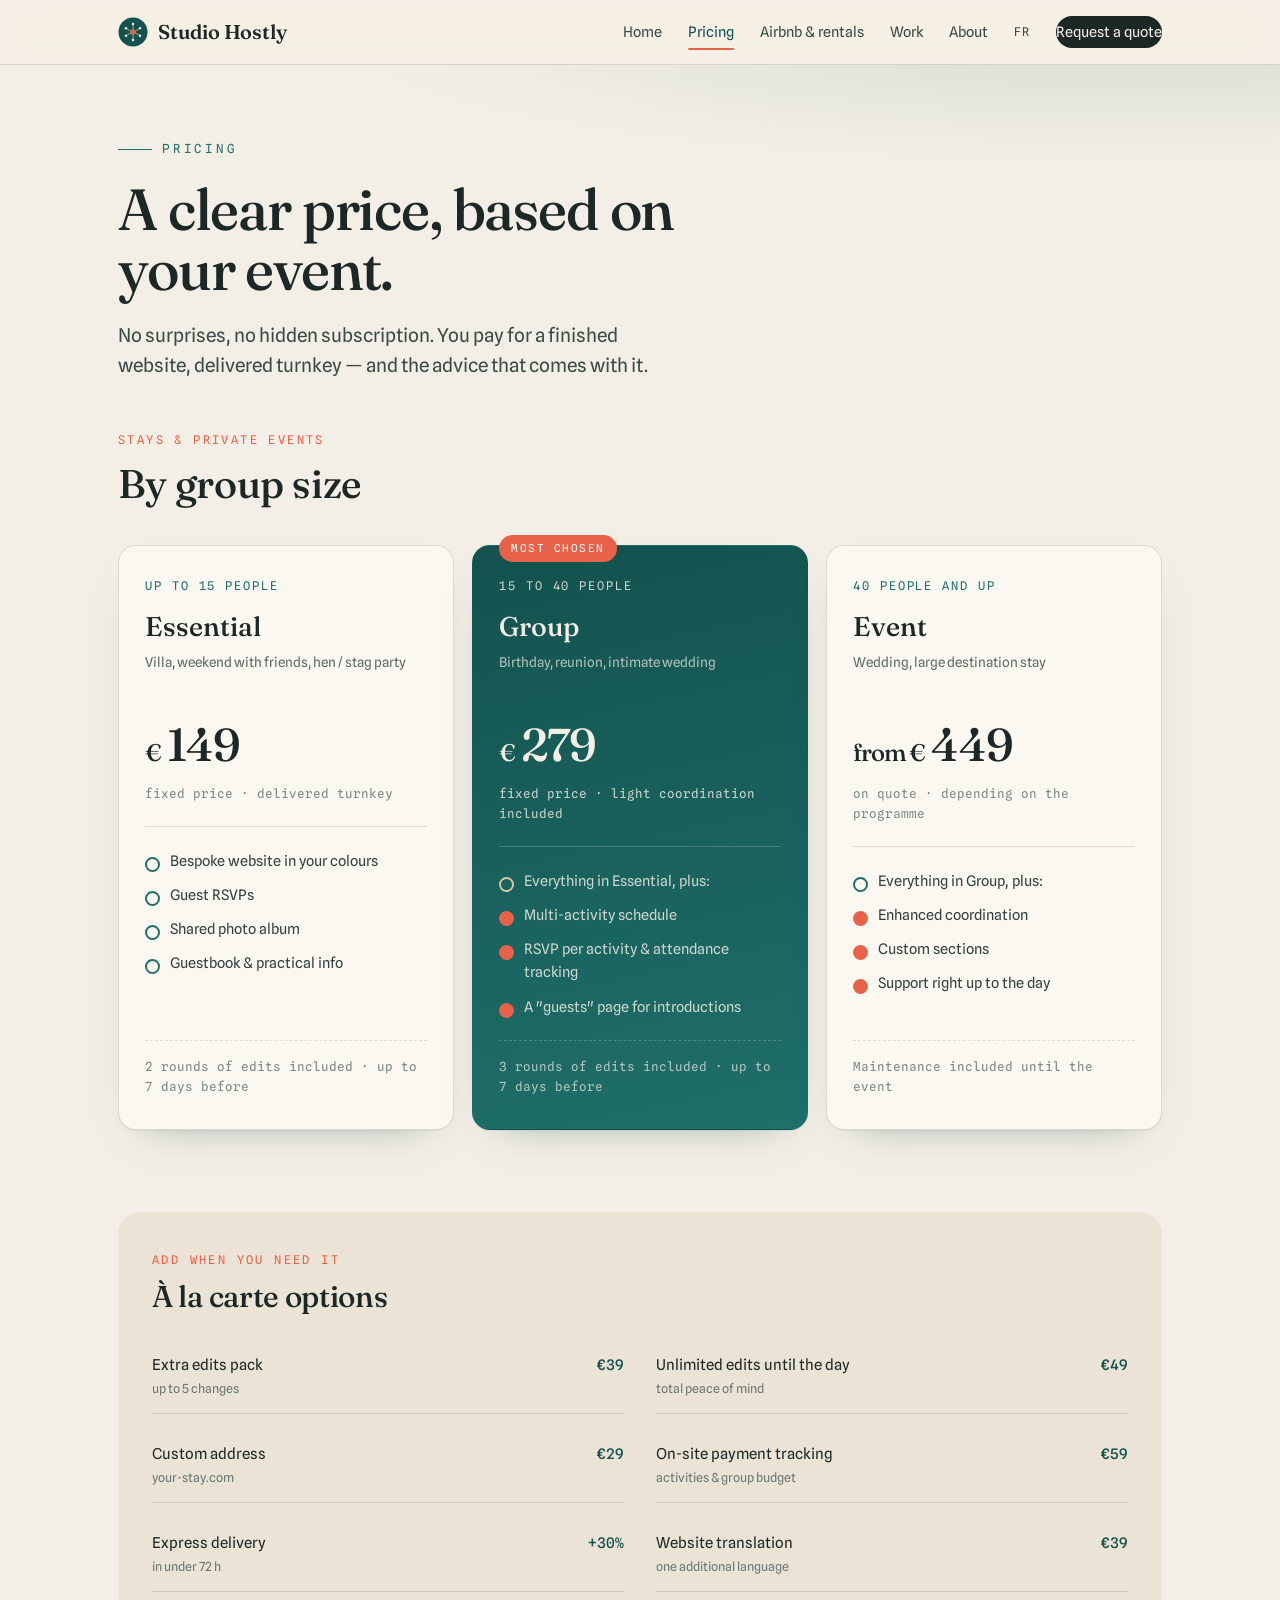
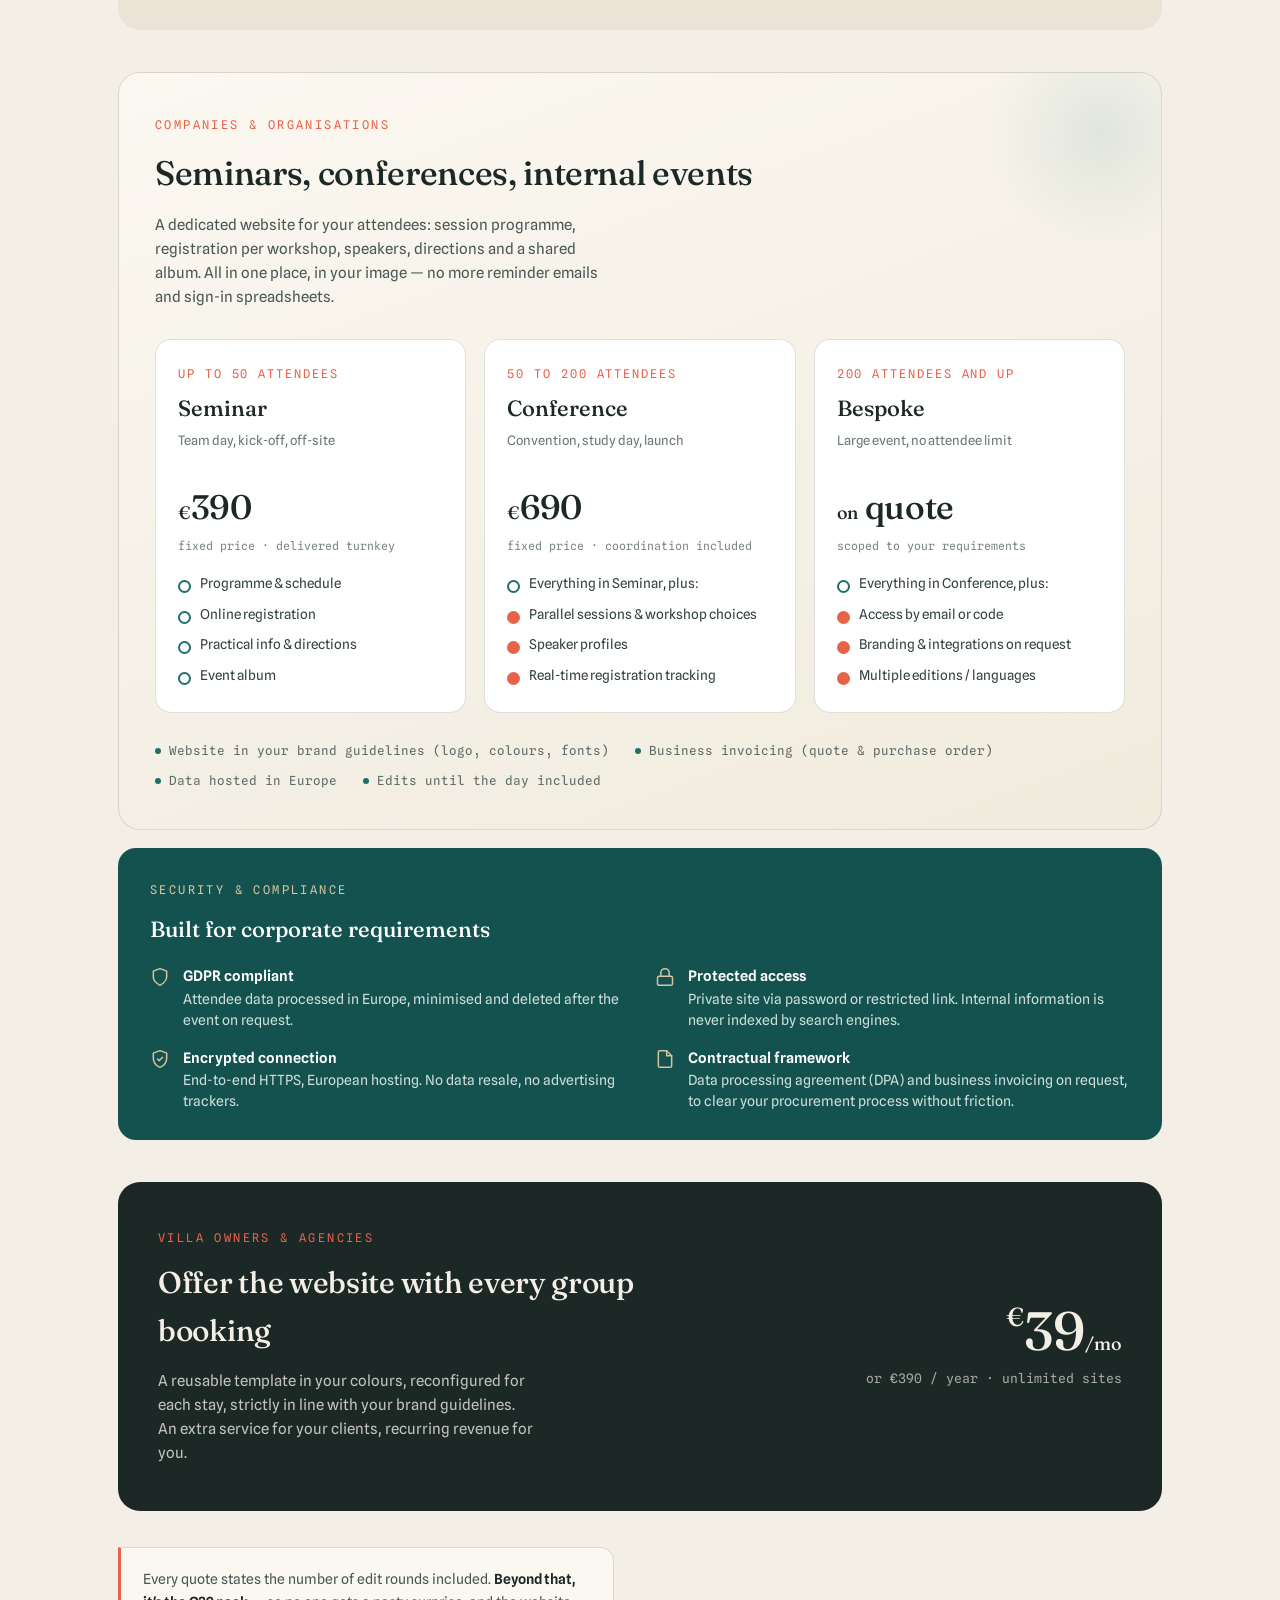
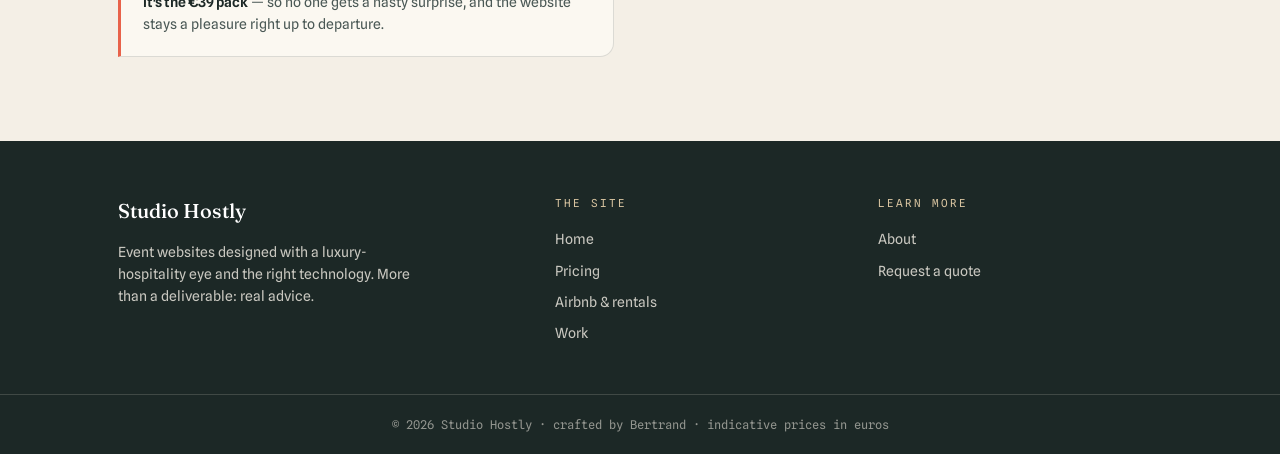
<file: en/tarifs.html>
<!DOCTYPE html>
<html lang="en">
<head>
<meta charset="UTF-8">
<meta name="viewport" content="width=device-width, initial-scale=1.0">
<title>Pricing · Studio Hostly</title>
<meta name="description" content="Clear prices based on the size of your group or event. Stays, weddings, corporate events, welcome guides.">
<link rel="preconnect" href="https://fonts.googleapis.com">
<link rel="preconnect" href="https://fonts.gstatic.com" crossorigin>
<link href="https://fonts.googleapis.com/css2?family=Fraunces:ital,opsz,wght@0,9..144,400;0,9..144,500;0,9..144,600;1,9..144,400&family=Spline+Sans:wght@400;500;600&family=Spline+Sans+Mono:wght@400;500&display=swap" rel="stylesheet">
<link rel="icon" type="image/svg+xml" href="../assets/logo.svg">
<link rel="stylesheet" href="../assets/style.css">
<style>
  .page-hero{position:relative;overflow:hidden;padding:74px 0 20px}
  .page-hero::before{content:"";position:absolute;inset:0;pointer-events:none;background:radial-gradient(110% 70% at 88% -10%,rgba(31,111,106,.14),transparent 58%)}
  .page-hero .eyebrow{font-family:'Spline Sans Mono',monospace;font-size:12.5px;letter-spacing:.22em;text-transform:uppercase;color:var(--sea);margin-bottom:20px;display:flex;align-items:center;gap:10px}
  .page-hero .eyebrow::before{content:"";width:34px;height:1px;background:var(--sea)}
  .page-hero h1{font-family:'Fraunces',serif;font-weight:500;font-size:clamp(34px,5vw,58px);line-height:1.04;letter-spacing:-.02em;max-width:18ch}
  .page-hero .lede{margin-top:20px;font-size:clamp(16px,1.7vw,19px);color:#3a4a47;max-width:50ch}

  .tiers{display:grid;grid-template-columns:repeat(3,1fr);gap:18px;align-items:stretch}
  .tier{background:var(--card);border:1px solid var(--line);border-radius:18px;padding:30px 26px 32px;display:flex;flex-direction:column;box-shadow:var(--shadow);position:relative;transition:transform .35s cubic-bezier(.2,.8,.2,1),box-shadow .35s}
  .tier:hover{transform:translateY(-5px);box-shadow:var(--shadow-lg)}
  .tier.feature{background:linear-gradient(168deg,var(--sea-deep),var(--sea));color:#f4efe6;border-color:transparent}
  .tier.feature .cap,.tier.feature .price-note,.tier.feature li{color:rgba(244,239,230,.82)}
  .tier-flag{position:absolute;top:-11px;left:26px;background:var(--coral);color:#fff;font-family:'Spline Sans Mono',monospace;font-size:11px;letter-spacing:.14em;text-transform:uppercase;padding:5px 12px;border-radius:100px}
  .cap{font-family:'Spline Sans Mono',monospace;font-size:12px;letter-spacing:.16em;text-transform:uppercase;color:var(--sea)}
  .tier-name{font-family:'Fraunces',serif;font-weight:500;font-size:27px;margin:10px 0 4px}
  .tier-for{font-size:13.5px;color:var(--muted);min-height:38px}
  .tier.feature .tier-for{color:rgba(244,239,230,.7)}
  .price{font-family:'Fraunces',serif;font-size:46px;font-weight:500;letter-spacing:-.02em;margin:18px 0 2px;display:flex;align-items:baseline;gap:6px}
  .price .cur{font-size:24px}
  .price-note{font-size:12.5px;color:#7a8784;font-family:'Spline Sans Mono',monospace}
  .div{height:1px;background:var(--line);margin:22px 0}
  .tier.feature .div{background:rgba(244,239,230,.2)}
  .tier ul{list-style:none;display:flex;flex-direction:column;gap:11px;flex:1}
  .tier li{font-size:14.5px;padding-left:25px;position:relative;color:#33423f}
  .tier li::before{content:"";position:absolute;left:0;top:8px;width:11px;height:11px;border-radius:50%;border:2px solid var(--sea)}
  .tier.feature li::before{border-color:var(--sand)}
  .tier li.plus::before{background:var(--coral);border-color:var(--coral)}
  .updates{margin-top:22px;font-size:12.5px;font-family:'Spline Sans Mono',monospace;color:#7a8784;padding-top:16px;border-top:1px dashed var(--line)}
  .tier.feature .updates{color:rgba(244,239,230,.7);border-top-color:rgba(244,239,230,.22)}

  .addons{background:var(--paper-2);border-radius:22px;padding:38px 34px;margin-top:8px}
  .addon-grid{display:grid;grid-template-columns:repeat(2,1fr);gap:14px 32px;margin-top:26px}
  .addon{display:flex;justify-content:space-between;align-items:baseline;gap:16px;padding:14px 0;border-bottom:1px solid var(--line)}
  .addon-name{font-size:15px}
  .addon-name span{display:block;font-size:12.5px;color:#6a7875;margin-top:2px}
  .addon-price{font-family:'Spline Sans Mono',monospace;font-weight:500;color:var(--sea-deep);white-space:nowrap;font-size:14.5px}

  .corp{margin-top:42px;background:linear-gradient(160deg,#fbf8f1,#f1ebde);border:1px solid var(--line);border-radius:22px;padding:42px 36px 38px;position:relative;overflow:hidden}
  .corp::after{content:"";position:absolute;right:-60px;top:-60px;width:240px;height:240px;border-radius:50%;background:radial-gradient(circle,rgba(31,111,106,.10),transparent 70%);pointer-events:none}
  .corp-head{max-width:60ch;position:relative;z-index:1}
  .corp h3{font-family:'Fraunces',serif;font-weight:500;font-size:clamp(24px,3.4vw,34px);letter-spacing:-.01em;margin:10px 0 12px}
  .corp-head p{font-size:15px;color:#4a5855;max-width:52ch}
  .corp-grid{display:grid;grid-template-columns:repeat(3,1fr);gap:18px;margin-top:30px;position:relative;z-index:1}
  .corp-card{background:#fff;border:1px solid var(--line);border-radius:16px;padding:24px 22px 26px;display:flex;flex-direction:column}
  .corp-card .cap{color:var(--coral)}
  .corp-card h4{font-family:'Fraunces',serif;font-weight:500;font-size:22px;margin:8px 0 4px}
  .corp-for{font-size:13px;color:#6a7875;min-height:36px}
  .corp-price{font-family:'Fraunces',serif;font-size:34px;font-weight:500;margin:14px 0 2px;letter-spacing:-.01em}
  .corp-price .cur{font-size:18px}
  .corp-note{font-family:'Spline Sans Mono',monospace;font-size:11.5px;color:#7a8784}
  .corp-list{margin-top:18px;display:flex;flex-direction:column;gap:9px;flex:1;list-style:none}
  .corp-list li{font-size:13.5px;padding-left:22px;position:relative;color:#33423f}
  .corp-list li::before{content:"";position:absolute;left:0;top:7px;width:9px;height:9px;border-radius:50%;border:2px solid var(--sea)}
  .corp-list li.plus::before{background:var(--coral);border-color:var(--coral)}
  .corp-foot{margin-top:28px;position:relative;z-index:1;display:flex;flex-wrap:wrap;gap:10px 26px;font-family:'Spline Sans Mono',monospace;font-size:12.5px;color:#5d6b68}
  .corp-foot span{display:inline-flex;align-items:center;gap:8px}
  .corp-foot span::before{content:"";width:6px;height:6px;border-radius:50%;background:var(--sea)}

  .trust{margin-top:18px;background:var(--sea-deep);color:#eef4f2;border-radius:18px;padding:32px 32px 28px}
  .trust .sec-kicker{color:var(--sand)}
  .trust h4{font-family:'Fraunces',serif;font-weight:500;font-size:22px;margin:8px 0 18px;color:#fff}
  .trust-grid{display:grid;grid-template-columns:repeat(2,1fr);gap:16px 30px}
  .trust-item{display:flex;gap:13px;align-items:flex-start;font-size:14px;color:rgba(238,244,242,.86);line-height:1.5}
  .trust-item svg{flex:none;margin-top:2px}
  .trust-item b{color:#fff;font-weight:600;display:block;font-size:14.5px;margin-bottom:2px}

  .b2b{margin-top:42px;background:var(--ink);color:var(--paper);border-radius:22px;padding:46px 40px;display:grid;grid-template-columns:1.3fr 1fr;gap:36px;align-items:center}
  .b2b .sec-kicker{color:var(--coral)}
  .b2b h3{font-family:'Fraunces',serif;font-weight:500;font-size:30px;margin:10px 0 14px;letter-spacing:-.01em}
  .b2b p{color:rgba(244,239,230,.78);font-size:15px;max-width:42ch}
  .b2b-price{text-align:right}
  .b2b-price .big{font-family:'Fraunces',serif;font-size:54px;font-weight:500;line-height:1}
  .b2b-price .alt{font-family:'Spline Sans Mono',monospace;font-size:13px;color:rgba(244,239,230,.65);margin-top:10px}
  .b2b-price .cur{font-size:26px;vertical-align:top}

  .guard{margin:36px 0 0;display:flex;gap:14px;align-items:flex-start;font-size:14px;color:#4a5855;background:var(--card);border:1px solid var(--line);border-left:3px solid var(--coral);padding:20px 22px;border-radius:0 14px 14px 0;max-width:62ch}
  .guard b{color:var(--ink);font-weight:600}

  @media(max-width:860px){
    .tiers{grid-template-columns:1fr;max-width:440px;margin:0 auto}
    .addon-grid{grid-template-columns:1fr}
    .corp-grid{grid-template-columns:1fr}
    .trust-grid{grid-template-columns:1fr}
    .b2b{grid-template-columns:1fr;text-align:left}
    .b2b-price{text-align:left}
  }
</style>
</head>
<body>

<nav class="nav">
  <div class="nav-inner">
    <a href="index.html" class="brand"><svg class="mark" viewBox="0 0 64 64" fill="none" xmlns="http://www.w3.org/2000/svg" aria-label="Studio Hostly"><circle cx="32" cy="32" r="31" fill="#13524e"/><circle cx="32" cy="32" r="5.5" fill="#e8624a"/><circle cx="32" cy="15" r="2.6" fill="#f4efe6"/><circle cx="47" cy="24" r="2.6" fill="#f4efe6"/><circle cx="47" cy="40" r="2.6" fill="#f4efe6"/><circle cx="32" cy="49" r="2.6" fill="#f4efe6"/><circle cx="17" cy="40" r="2.6" fill="#f4efe6"/><circle cx="17" cy="24" r="2.6" fill="#f4efe6"/><path d="M32 18 L32 27 M44.5 25.5 L37 30 M44.5 38.5 L37 34 M32 46 L32 37 M19.5 38.5 L27 34 M19.5 25.5 L27 30" stroke="#d8c4a0" stroke-width="1.6" stroke-linecap="round"/></svg>Studio Hostly</a>
    <button class="burger" aria-label="Menu"><span></span><span></span><span></span></button>
    <div class="nav-links">
      <a href="index.html">Home</a>
      <a href="tarifs.html" class="active">Pricing</a>
      <a href="airbnb.html">Airbnb &amp; rentals</a>
      <a href="realisations.html">Work</a>
      <a href="a-propos.html">About</a>
      <a href="../tarifs.html" class="lang-switch" style="font-family:'Spline Sans Mono',monospace;font-size:12px;letter-spacing:.08em">FR</a>
      <a href="contact.html" class="nav-cta">Request a quote</a>
    </div>
  </div>
</nav>

<header class="page-hero">
  <div class="wrap">
    <div class="eyebrow">Pricing</div>
    <h1>A clear price, based on your event.</h1>
    <p class="lede">No surprises, no hidden subscription. You pay for a finished website, delivered turnkey — and the advice that comes with it.</p>
  </div>
</header>

<!-- STAYS -->
<section style="padding-top:30px">
  <div class="wrap">
    <div class="sec-head reveal">
      <div class="sec-kicker">Stays &amp; private events</div>
      <div class="sec-title">By group size</div>
    </div>
    <div class="tiers">
      <div class="tier reveal">
        <div class="cap">Up to 15 people</div>
        <div class="tier-name">Essential</div>
        <div class="tier-for">Villa, weekend with friends, hen / stag party</div>
        <div class="price"><span class="cur">€</span>149</div>
        <div class="price-note">fixed price · delivered turnkey</div>
        <div class="div"></div>
        <ul>
          <li>Bespoke website in your colours</li>
          <li>Guest RSVPs</li>
          <li>Shared photo album</li>
          <li>Guestbook &amp; practical info</li>
        </ul>
        <div class="updates">2 rounds of edits included · up to 7 days before</div>
      </div>
      <div class="tier feature reveal">
        <div class="tier-flag">Most chosen</div>
        <div class="cap">15 to 40 people</div>
        <div class="tier-name">Group</div>
        <div class="tier-for">Birthday, reunion, intimate wedding</div>
        <div class="price"><span class="cur">€</span>279</div>
        <div class="price-note">fixed price · light coordination included</div>
        <div class="div"></div>
        <ul>
          <li>Everything in Essential, plus:</li>
          <li class="plus">Multi-activity schedule</li>
          <li class="plus">RSVP per activity &amp; attendance tracking</li>
          <li class="plus">A "guests" page for introductions</li>
        </ul>
        <div class="updates">3 rounds of edits included · up to 7 days before</div>
      </div>
      <div class="tier reveal">
        <div class="cap">40 people and up</div>
        <div class="tier-name">Event</div>
        <div class="tier-for">Wedding, large destination stay</div>
        <div class="price"><span class="cur">from €</span>449</div>
        <div class="price-note">on quote · depending on the programme</div>
        <div class="div"></div>
        <ul>
          <li>Everything in Group, plus:</li>
          <li class="plus">Enhanced coordination</li>
          <li class="plus">Custom sections</li>
          <li class="plus">Support right up to the day</li>
        </ul>
        <div class="updates">Maintenance included until the event</div>
      </div>
    </div>
  </div>
</section>

<!-- ADD-ONS -->
<section style="padding-top:10px">
  <div class="wrap">
    <div class="addons reveal">
      <div class="sec-kicker">Add when you need it</div>
      <div class="sec-title" style="font-size:clamp(22px,3vw,30px)">À la carte options</div>
      <div class="addon-grid">
        <div class="addon"><div class="addon-name">Extra edits pack<span>up to 5 changes</span></div><div class="addon-price">€39</div></div>
        <div class="addon"><div class="addon-name">Unlimited edits until the day<span>total peace of mind</span></div><div class="addon-price">€49</div></div>
        <div class="addon"><div class="addon-name">Custom address<span>your-stay.com</span></div><div class="addon-price">€29</div></div>
        <div class="addon"><div class="addon-name">On-site payment tracking<span>activities &amp; group budget</span></div><div class="addon-price">€59</div></div>
        <div class="addon"><div class="addon-name">Express delivery<span>in under 72 h</span></div><div class="addon-price">+30%</div></div>
        <div class="addon"><div class="addon-name">Website translation<span>one additional language</span></div><div class="addon-price">€39</div></div>
      </div>
    </div>

    <!-- CORPORATE -->
    <div class="corp reveal">
      <div class="corp-head">
        <div class="sec-kicker">Companies &amp; organisations</div>
        <h3>Seminars, conferences, internal events</h3>
        <p>A dedicated website for your attendees: session programme, registration per workshop, speakers, directions and a shared album. All in one place, in your image — no more reminder emails and sign-in spreadsheets.</p>
      </div>
      <div class="corp-grid">
        <div class="corp-card">
          <div class="cap">Up to 50 attendees</div>
          <h4>Seminar</h4>
          <div class="corp-for">Team day, kick-off, off-site</div>
          <div class="corp-price"><span class="cur">€</span>390</div>
          <div class="corp-note">fixed price · delivered turnkey</div>
          <ul class="corp-list">
            <li>Programme &amp; schedule</li>
            <li>Online registration</li>
            <li>Practical info &amp; directions</li>
            <li>Event album</li>
          </ul>
        </div>
        <div class="corp-card">
          <div class="cap">50 to 200 attendees</div>
          <h4>Conference</h4>
          <div class="corp-for">Convention, study day, launch</div>
          <div class="corp-price"><span class="cur">€</span>690</div>
          <div class="corp-note">fixed price · coordination included</div>
          <ul class="corp-list">
            <li>Everything in Seminar, plus:</li>
            <li class="plus">Parallel sessions &amp; workshop choices</li>
            <li class="plus">Speaker profiles</li>
            <li class="plus">Real-time registration tracking</li>
          </ul>
        </div>
        <div class="corp-card">
          <div class="cap">200 attendees and up</div>
          <h4>Bespoke</h4>
          <div class="corp-for">Large event, no attendee limit</div>
          <div class="corp-price"><span class="cur">on</span> quote</div>
          <div class="corp-note">scoped to your requirements</div>
          <ul class="corp-list">
            <li>Everything in Conference, plus:</li>
            <li class="plus">Access by email or code</li>
            <li class="plus">Branding &amp; integrations on request</li>
            <li class="plus">Multiple editions / languages</li>
          </ul>
        </div>
      </div>
      <div class="corp-foot">
        <span>Website in your brand guidelines (logo, colours, fonts)</span>
        <span>Business invoicing (quote &amp; purchase order)</span>
        <span>Data hosted in Europe</span>
        <span>Edits until the day included</span>
      </div>
    </div>

    <!-- SECURITY / GDPR -->
    <div class="trust reveal">
      <div class="sec-kicker">Security &amp; compliance</div>
      <h4>Built for corporate requirements</h4>
      <div class="trust-grid">
        <div class="trust-item">
          <svg width="20" height="20" viewBox="0 0 24 24" fill="none" stroke="#d8c4a0" stroke-width="1.8" stroke-linecap="round" stroke-linejoin="round"><path d="M12 22s8-4 8-10V5l-8-3-8 3v7c0 6 8 10 8 10z"/></svg>
          <div><b>GDPR compliant</b>Attendee data processed in Europe, minimised and deleted after the event on request.</div>
        </div>
        <div class="trust-item">
          <svg width="20" height="20" viewBox="0 0 24 24" fill="none" stroke="#d8c4a0" stroke-width="1.8" stroke-linecap="round" stroke-linejoin="round"><rect x="3" y="11" width="18" height="11" rx="2"/><path d="M7 11V7a5 5 0 0 1 10 0v4"/></svg>
          <div><b>Protected access</b>Private site via password or restricted link. Internal information is never indexed by search engines.</div>
        </div>
        <div class="trust-item">
          <svg width="20" height="20" viewBox="0 0 24 24" fill="none" stroke="#d8c4a0" stroke-width="1.8" stroke-linecap="round" stroke-linejoin="round"><path d="M12 2 4 5v6c0 5 3.5 9 8 11 4.5-2 8-6 8-11V5z"/><path d="m9 12 2 2 4-4"/></svg>
          <div><b>Encrypted connection</b>End-to-end HTTPS, European hosting. No data resale, no advertising trackers.</div>
        </div>
        <div class="trust-item">
          <svg width="20" height="20" viewBox="0 0 24 24" fill="none" stroke="#d8c4a0" stroke-width="1.8" stroke-linecap="round" stroke-linejoin="round"><path d="M14 2H6a2 2 0 0 0-2 2v16a2 2 0 0 0 2 2h12a2 2 0 0 0 2-2V8z"/><path d="M14 2v6h6"/></svg>
          <div><b>Contractual framework</b>Data processing agreement (DPA) and business invoicing on request, to clear your procurement process without friction.</div>
        </div>
      </div>
    </div>

    <!-- B2B VILLAS -->
    <div class="b2b reveal">
      <div>
        <div class="sec-kicker">Villa owners &amp; agencies</div>
        <h3>Offer the website with every group booking</h3>
        <p>A reusable template in your colours, reconfigured for each stay, strictly in line with your brand guidelines. An extra service for your clients, recurring revenue for you.</p>
      </div>
      <div class="b2b-price">
        <div class="big"><span class="cur">€</span>39<span style="font-size:18px">/mo</span></div>
        <div class="alt">or €390 / year · unlimited sites</div>
      </div>
    </div>

    <div class="guard reveal">
      <div>Every quote states the number of edit rounds included. <b>Beyond that, it's the €39 pack</b> — so no one gets a nasty surprise, and the website stays a pleasure right up to departure.</div>
    </div>
  </div>
</section>

<footer class="foot">
  <div class="foot-inner">
    <div>
      <h5>Studio Hostly</h5>
      <p>Event websites designed with a luxury-hospitality eye and the right technology. More than a deliverable: real advice.</p>
    </div>
    <div>
      <div class="foot-label">The site</div>
      <a href="index.html">Home</a>
      <a href="tarifs.html">Pricing</a>
      <a href="airbnb.html">Airbnb &amp; rentals</a>
      <a href="realisations.html">Work</a>
    </div>
    <div>
      <div class="foot-label">Learn more</div>
      <a href="a-propos.html">About</a>
      <a href="contact.html">Request a quote</a>
    </div>
  </div>
  <div class="foot-bottom">© 2026 Studio Hostly · crafted by Bertrand · indicative prices in euros</div>
</footer>

<script src="../assets/app.js"></script>
</body>
</html>
</file>
<file: assets/style.css>
/* ============================================================
   Sur-Mesure — feuille de style partagée
   Palette hôtellerie / bord de mer · classe & contemporain
   ============================================================ */
:root{
  --ink:#1c2826;
  --paper:#f4efe6;
  --paper-2:#ebe3d5;
  --card:#fbf8f1;
  --sea:#1f6f6a;
  --sea-deep:#13524e;
  --coral:#e8624a;
  --sand:#d8c4a0;
  --muted:#5d6b68;
  --line:rgba(28,40,38,.14);
  --shadow:0 1px 0 rgba(28,40,38,.06), 0 18px 40px -28px rgba(19,82,78,.5);
  --shadow-lg:0 1px 0 rgba(28,40,38,.06), 0 34px 60px -32px rgba(19,82,78,.55);
}
*{box-sizing:border-box;margin:0;padding:0}
html{scroll-behavior:smooth}
body{
  background:var(--paper);color:var(--ink);
  font-family:'Spline Sans',system-ui,sans-serif;
  line-height:1.6;-webkit-font-smoothing:antialiased;overflow-x:hidden;
}
a{color:inherit;text-decoration:none}
.wrap{max-width:1100px;margin:0 auto;padding:0 28px}
.serif{font-family:'Fraunces',serif}h1,h2,h3,h4,h5,.sec-title{font-variant-ligatures:none;font-feature-settings:"liga" 0,"clig" 0,"dlig" 0,"calt" 0}
.mono{font-family:'Spline Sans Mono',monospace}

/* ---------- Nav ---------- */
.nav{
  position:sticky;top:0;z-index:50;
  background:rgba(244,239,230,.82);
  backdrop-filter:saturate(180%) blur(14px);
  border-bottom:1px solid var(--line);
}
.nav-inner{
  max-width:1100px;margin:0 auto;padding:16px 28px;
  display:flex;align-items:center;justify-content:space-between;gap:20px;
}
.brand{
  font-family:'Fraunces',serif;font-weight:600;font-size:20px;letter-spacing:-.01em;
  display:flex;align-items:center;gap:10px;
}
.brand .mark{
  width:30px;height:30px;flex:none;display:block;
}
.brand .mark svg{width:100%;height:100%;display:block}
.nav-links{display:flex;gap:26px;align-items:center}
.nav-links a{
  font-size:14.5px;color:#3a4a47;position:relative;padding:4px 0;
  transition:color .2s;
}
.nav-links a:hover{color:var(--sea-deep)}
.nav-links a.active{color:var(--sea-deep)}
.nav-links a.active::after{
  content:"";position:absolute;left:0;right:0;bottom:-2px;height:2px;
  background:var(--coral);border-radius:2px;
}
.nav-cta{
  background:var(--ink);color:var(--paper)!important;
  padding:9px 18px;border-radius:100px;font-size:14px;
  transition:transform .2s,background .2s;
}
.nav-cta:hover{transform:translateY(-1px);background:var(--sea-deep)}
.burger{display:none;background:none;border:0;cursor:pointer;padding:6px}
.burger span{display:block;width:22px;height:2px;background:var(--ink);margin:4px 0;border-radius:2px;transition:.3s}

/* ---------- Buttons ---------- */
.btn{
  display:inline-flex;align-items:center;gap:9px;
  font-size:15px;font-weight:500;padding:13px 24px;border-radius:100px;
  cursor:pointer;border:1px solid transparent;transition:transform .2s,box-shadow .2s,background .2s;
}
.btn-primary{background:var(--coral);color:#fff}
.btn-primary:hover{transform:translateY(-2px);box-shadow:0 14px 28px -14px rgba(232,98,74,.7)}
.btn-ghost{background:transparent;border-color:var(--line);color:var(--ink)}
.btn-ghost:hover{border-color:var(--sea);color:var(--sea-deep)}
.btn-dark{background:var(--ink);color:var(--paper)}
.btn-dark:hover{transform:translateY(-2px);background:var(--sea-deep)}

/* ---------- Section helpers ---------- */
section{padding:64px 0}
.sec-kicker{
  font-family:'Spline Sans Mono',monospace;font-size:12px;
  letter-spacing:.2em;text-transform:uppercase;color:var(--coral);margin-bottom:12px;
}
.sec-title{
  font-family:'Fraunces',serif;font-weight:500;
  font-size:clamp(26px,4vw,40px);letter-spacing:-.01em;line-height:1.08;
}
.sec-head{margin-bottom:40px;max-width:60ch}
.sec-head p{margin-top:14px;color:var(--muted);font-size:16px}

/* ---------- Footer ---------- */
.foot{
  background:var(--ink);color:rgba(244,239,230,.8);margin-top:20px;
}
.foot-inner{
  max-width:1100px;margin:0 auto;padding:54px 28px 40px;
  display:grid;grid-template-columns:1.4fr 1fr 1fr;gap:40px;
}
.foot h5{font-family:'Fraunces',serif;color:#fff;font-weight:500;font-size:20px;margin-bottom:14px}
.foot p{font-size:14px;max-width:38ch}
.foot a{display:block;font-size:14px;color:rgba(244,239,230,.8);margin-bottom:9px;transition:color .2s}
.foot a:hover{color:#fff}
.foot-label{font-family:'Spline Sans Mono',monospace;font-size:11px;letter-spacing:.18em;text-transform:uppercase;color:var(--sand);margin-bottom:16px}
.foot-bottom{
  border-top:1px solid rgba(244,239,230,.16);
  padding:20px 28px;text-align:center;
  font-family:'Spline Sans Mono',monospace;font-size:12px;color:rgba(244,239,230,.55);
}

/* ---------- Reveal animation ---------- */
.reveal{opacity:0;transform:translateY(18px);transition:opacity .7s ease,transform .7s ease}
.reveal.in{opacity:1;transform:none}

@media(max-width:820px){
  .nav-links{
    position:fixed;inset:64px 0 auto 0;flex-direction:column;gap:0;
    background:var(--paper);border-bottom:1px solid var(--line);
    padding:8px 28px 20px;transform:translateY(-120%);transition:transform .35s;
  }
  .nav-links.open{transform:none}
  .nav-links a{padding:13px 0;border-bottom:1px solid var(--line);width:100%}
  .nav-links a.active::after{display:none}
  .nav-cta{align-self:flex-start;margin-top:10px}
  .burger{display:block}
  .foot-inner{grid-template-columns:1fr;gap:30px}
}
@media(prefers-reduced-motion:reduce){
  *{animation:none!important;transition:none!important;scroll-behavior:auto}
  .reveal{opacity:1;transform:none}
}
</file>
